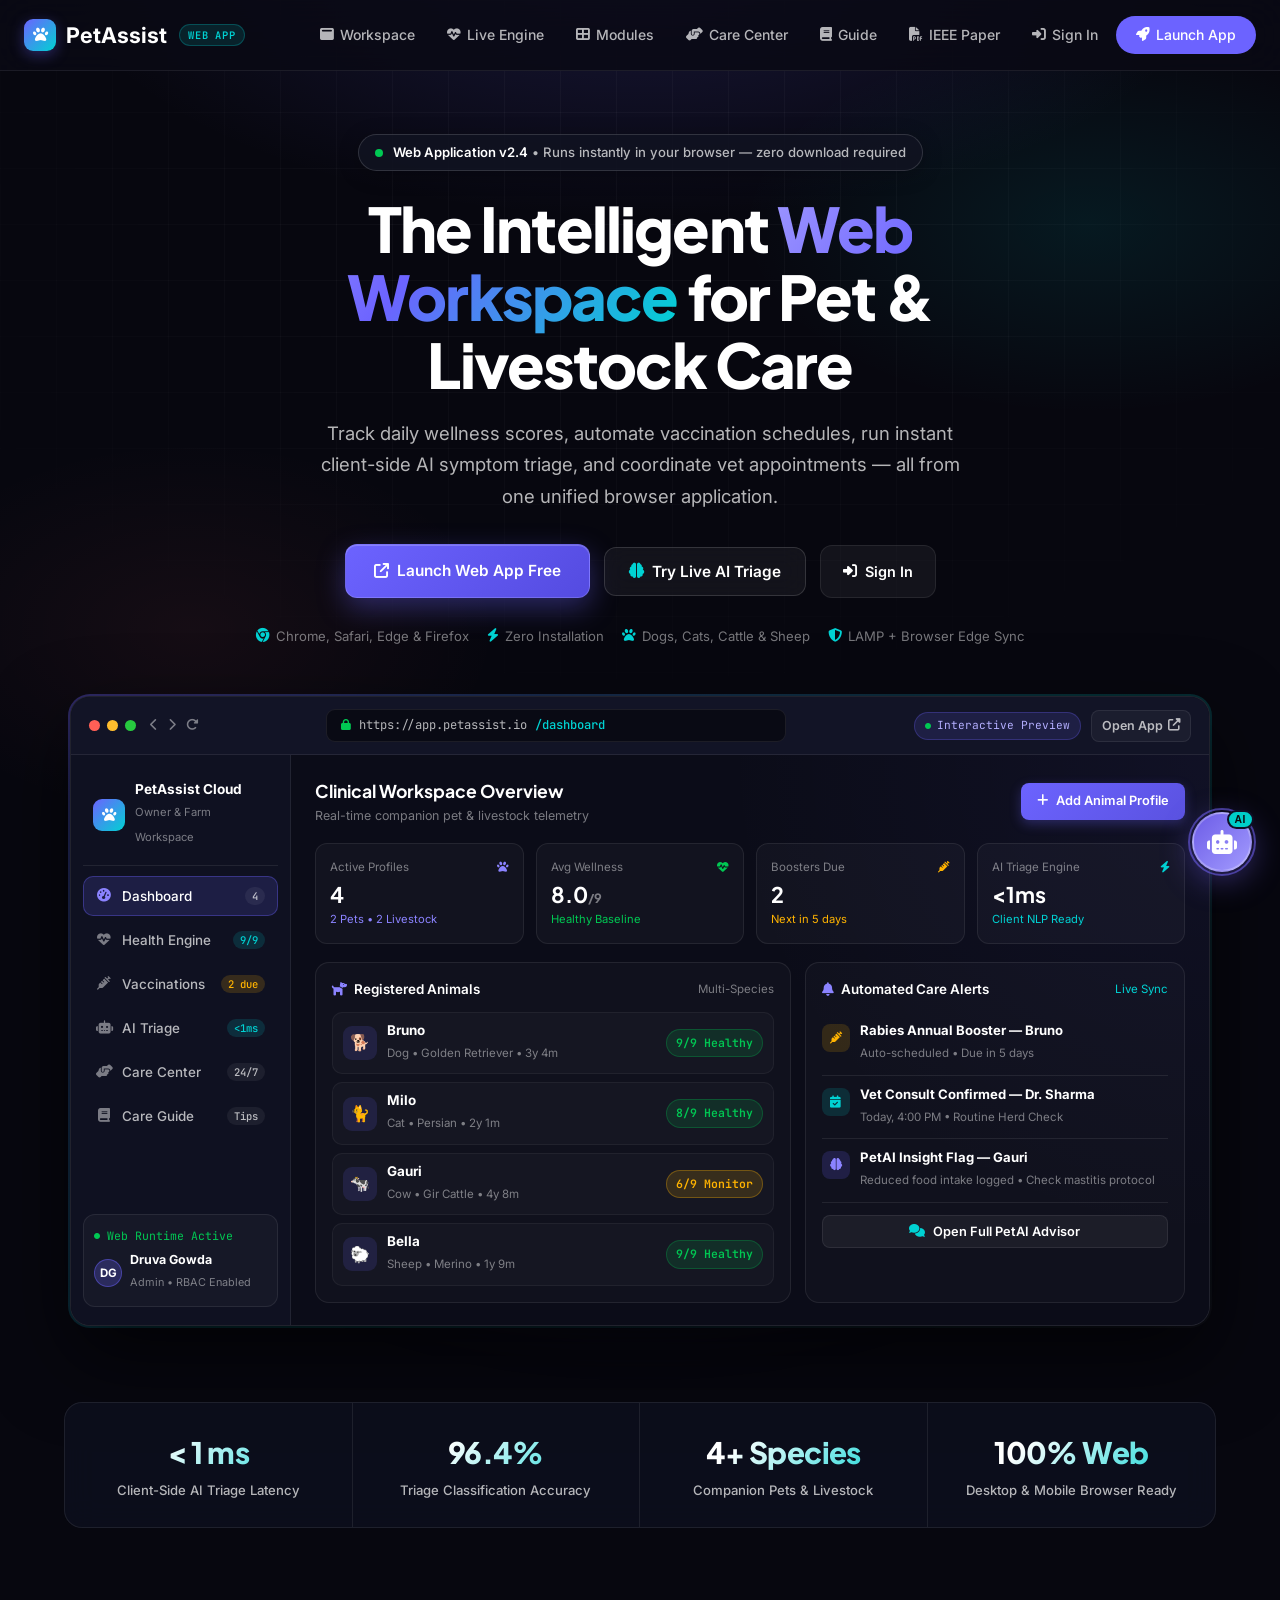
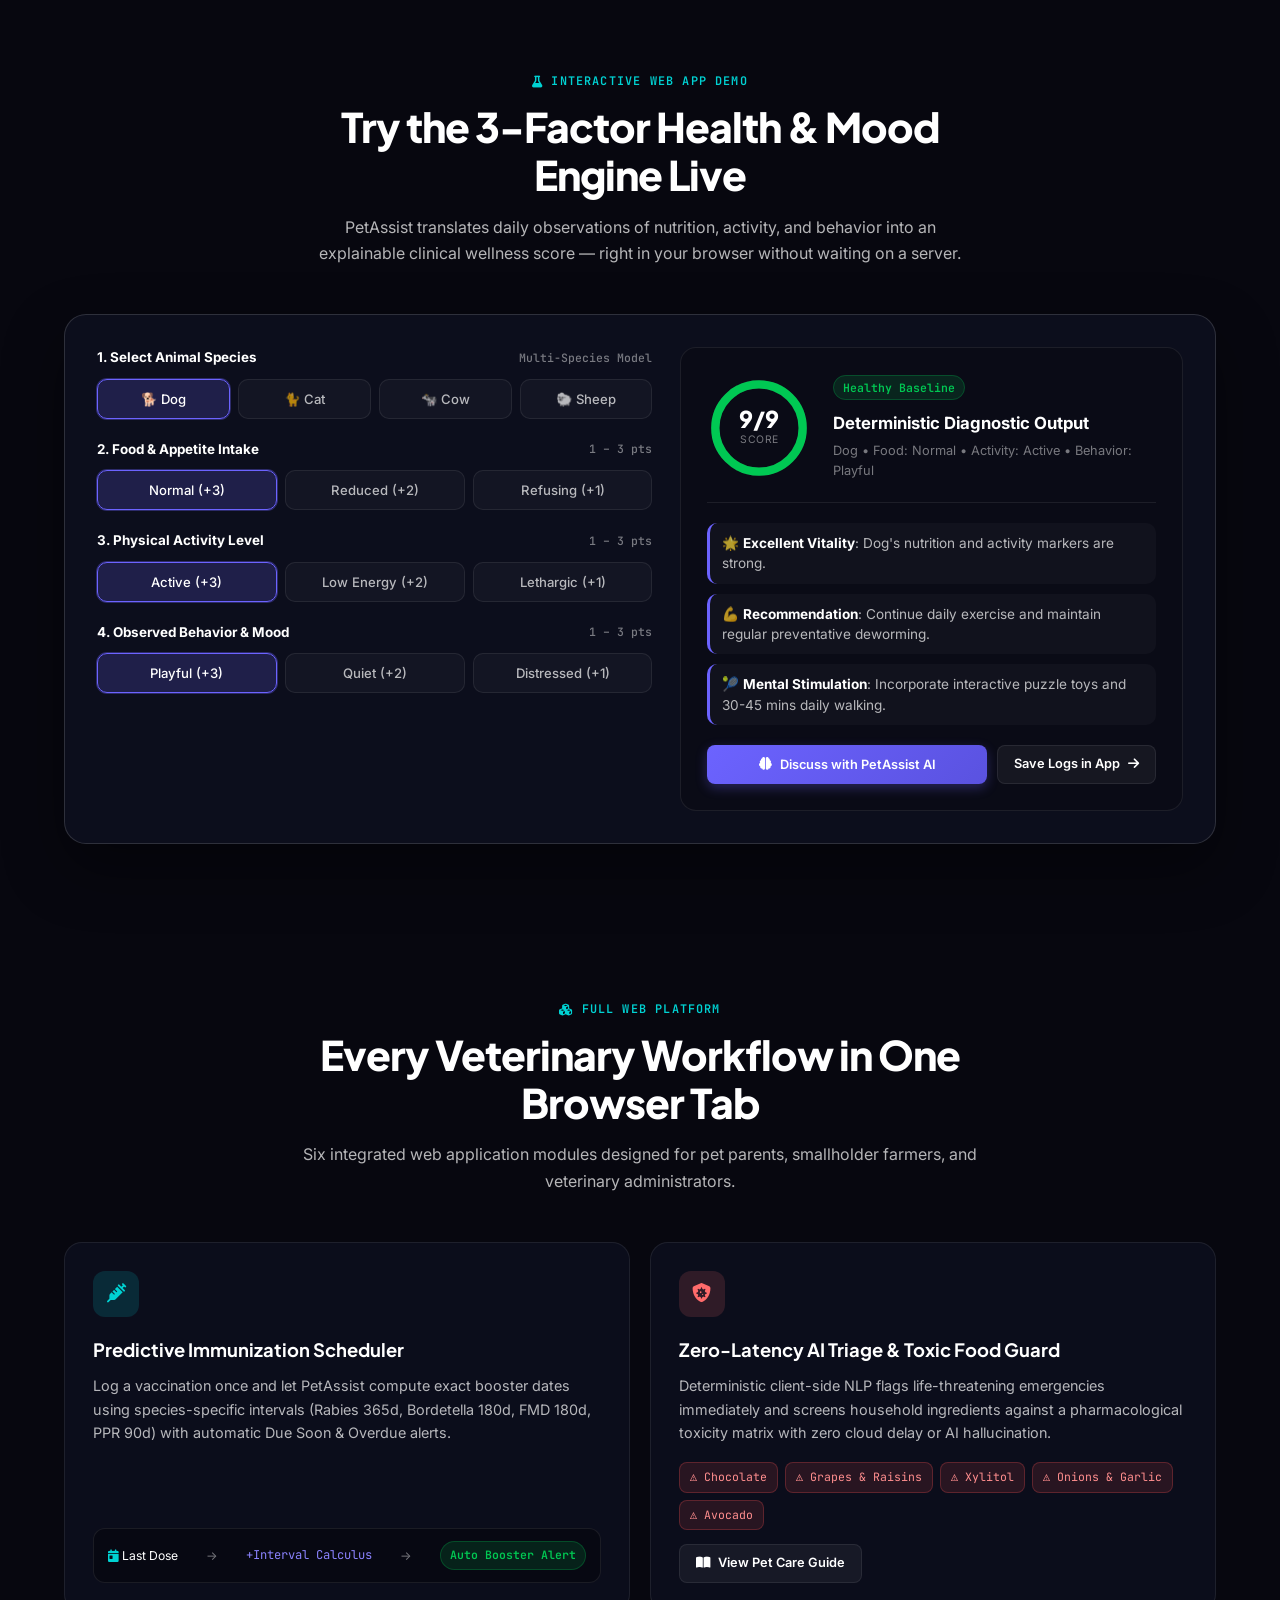
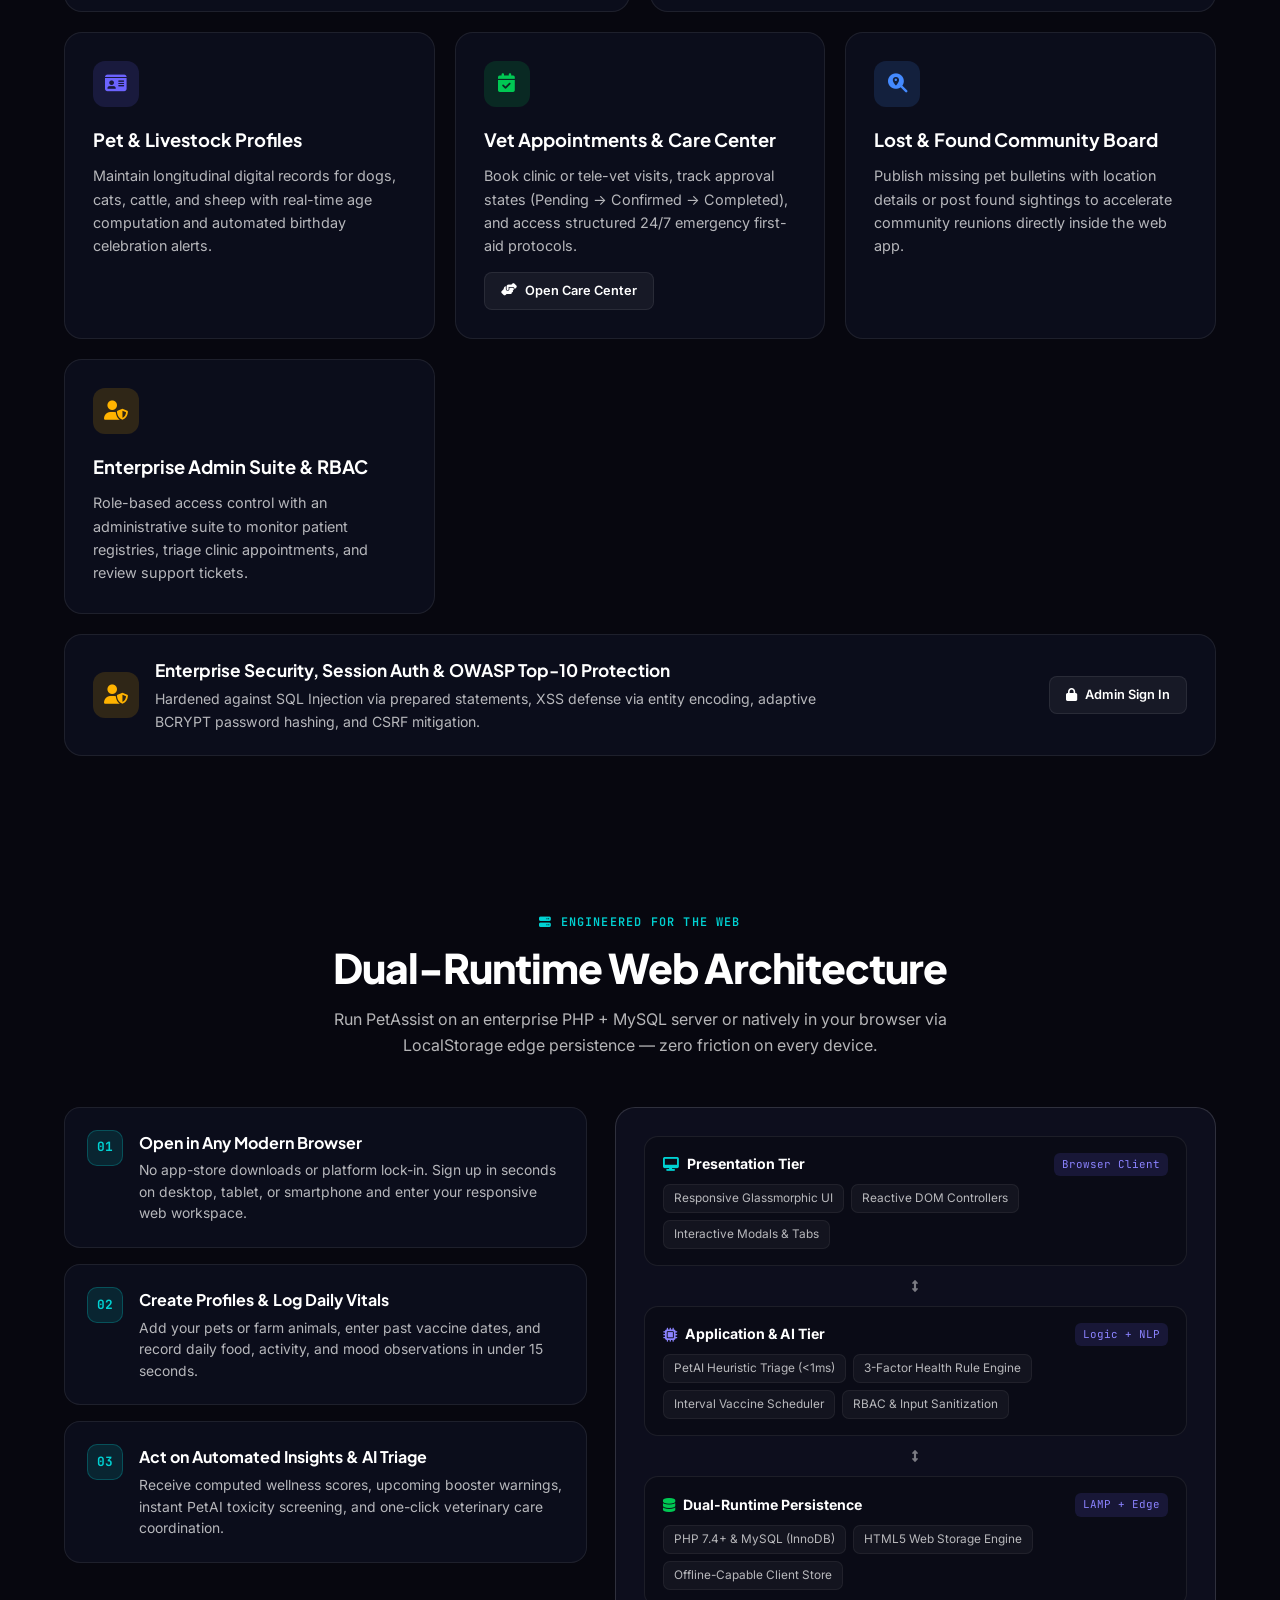
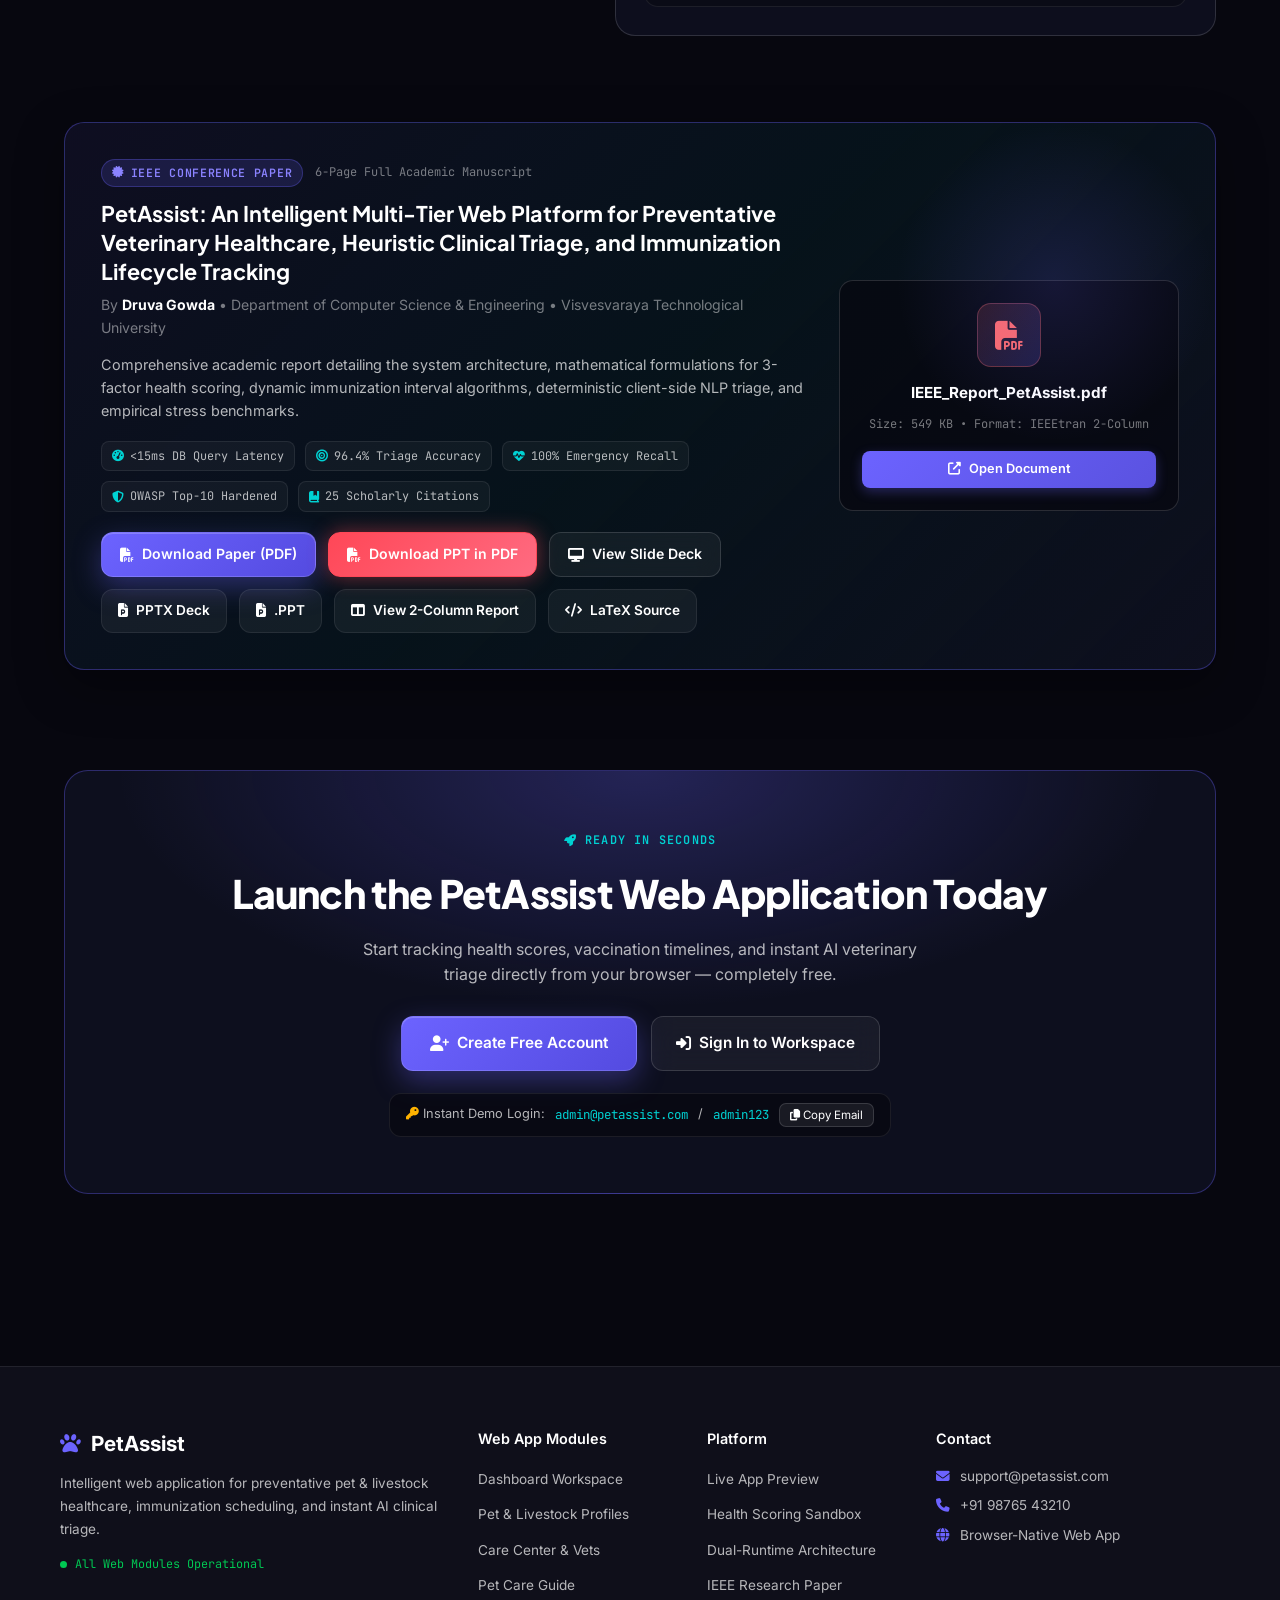
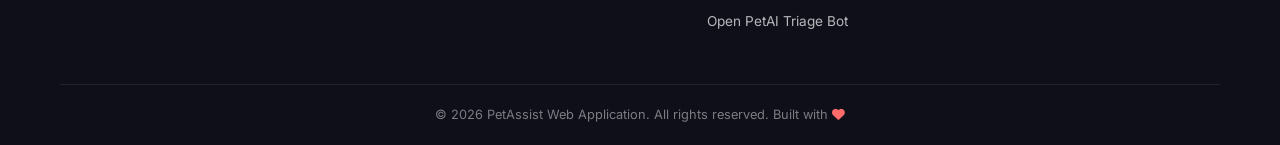
<file: index.html>
<!DOCTYPE html>
<html lang="en">
<head>
    <meta charset="UTF-8">
    <meta name="viewport" content="width=device-width, initial-scale=1.0">
    <meta name="description" content="PetAssist — Intelligent browser-based web application for pet & livestock healthcare, predictive vaccinations, 3-factor health scoring, and instant AI symptom triage.">
    <title>PetAssist — Intelligent Pet &amp; Livestock Healthcare Web Application</title>

    <!-- Fonts -->
    <link rel="preconnect" href="https://fonts.googleapis.com">
    <link rel="preconnect" href="https://fonts.gstatic.com" crossorigin>
    <link href="https://fonts.googleapis.com/css2?family=Inter:wght@400;500;600;700&family=JetBrains+Mono:wght@500;600&family=Plus+Jakarta+Sans:wght@600;700;800&display=swap" rel="stylesheet">

    <!-- Icons -->
    <link rel="stylesheet" href="https://cdnjs.cloudflare.com/ajax/libs/font-awesome/6.5.1/css/all.min.css">

    <!-- Stylesheets -->
    <link rel="stylesheet" href="css/style.css">
    <link rel="stylesheet" href="css/landing.css">

    <!-- LocalStorage Auth Store -->
    <script src="js/store.js"></script>
</head>
<body class="landing-body">
    <!-- Top Web App Navigation -->
    <nav class="navbar" id="navbar">
        <div class="nav-container">
            <a href="index.html" data-route="home" class="nav-logo">
                <span class="lp-brand-mark"><i class="fas fa-paw"></i></span>
                <span>PetAssist</span>
                <span class="lp-webapp-pill">Web App</span>
            </a>

            <button class="nav-toggle" id="navToggle" aria-label="Toggle navigation">
                <span class="hamburger"></span>
            </button>

            <ul class="nav-menu" id="navMenu">
                <li><a href="#workspace-preview" class="nav-link"><i class="fas fa-window-maximize"></i> Workspace</a></li>
                <li><a href="#health-sandbox" class="nav-link"><i class="fas fa-heartbeat"></i> Live Engine</a></li>
                <li><a href="#modules" class="nav-link"><i class="fas fa-th-large"></i> Modules</a></li>
                <li><a href="pages/care-center.html" data-route="care-center" class="nav-link"><i class="fas fa-hands-helping"></i> Care Center</a></li>
                <li><a href="pages/guide.html" data-route="guide" class="nav-link"><i class="fas fa-book"></i> Guide</a></li>
                <li><a href="#research-paper" class="nav-link"><i class="fas fa-file-pdf"></i> IEEE Paper</a></li>
                <li id="nav-auth-slot-1"><a href="pages/login.html" data-route="login" class="nav-link"><i class="fas fa-sign-in-alt"></i> Sign In</a></li>
                <li id="nav-auth-slot-2"><a href="pages/register.html" data-route="register" class="nav-link btn-nav-register"><i class="fas fa-rocket"></i> Launch App</a></li>
            </ul>
        </div>
    </nav>

    <main class="landing-main">
        <div class="lp-grid-bg" aria-hidden="true"></div>

        <!-- ================================================
             HERO + INTERACTIVE BROWSER WEB-APP SHOWCASE
             ================================================ -->
        <section class="lp-hero" id="workspace-preview">
            <div class="lp-container">
                <div class="lp-hero-header">
                    <div class="lp-status-pill">
                        <span class="lp-live-dot"></span>
                        <span><strong>Web Application v2.4</strong> &bull; Runs instantly in your browser &mdash; zero download required</span>
                    </div>

                    <h1 class="lp-hero-title">
                        The Intelligent <span class="lp-gradient-text">Web Workspace</span> for Pet &amp; Livestock Care
                    </h1>

                    <p class="lp-hero-subtitle">
                        Track daily wellness scores, automate vaccination schedules, run instant client-side AI symptom triage,
                        and coordinate vet appointments &mdash; all from one unified browser application.
                    </p>

                    <div class="lp-hero-actions" id="hero-cta-group">
                        <a href="pages/register.html" data-route="register" class="btn lp-btn-glow">
                            <i class="fas fa-arrow-up-right-from-square"></i> Launch Web App Free
                        </a>
                        <button type="button" class="btn lp-btn-glass" data-open-petai>
                            <i class="fas fa-brain" style="color:var(--secondary);"></i> Try Live AI Triage
                        </button>
                        <a href="pages/login.html" data-route="login" class="btn btn-secondary" style="padding:14px 22px;border-radius:12px;">
                            <i class="fas fa-sign-in-alt"></i> Sign In
                        </a>
                    </div>

                    <div class="lp-browser-strip">
                        <span><i class="fab fa-chrome"></i> Chrome, Safari, Edge &amp; Firefox</span>
                        <span><i class="fas fa-bolt"></i> Zero Installation</span>
                        <span><i class="fas fa-paw"></i> Dogs, Cats, Cattle &amp; Sheep</span>
                        <span><i class="fas fa-shield-alt"></i> LAMP + Browser Edge Sync</span>
                    </div>
                </div>

                <!-- Interactive Browser Chrome Frame -->
                <div class="lp-browser-stage">
                    <div class="lp-browser-window">
                        <!-- Browser Top Bar -->
                        <div class="lp-browser-chrome">
                            <div class="lp-chrome-left">
                                <div class="lp-window-dots" aria-hidden="true">
                                    <span class="lp-dot lp-dot-red"></span>
                                    <span class="lp-dot lp-dot-yellow"></span>
                                    <span class="lp-dot lp-dot-green"></span>
                                </div>
                                <div class="lp-chrome-nav" aria-hidden="true">
                                    <i class="fas fa-chevron-left"></i>
                                    <i class="fas fa-chevron-right"></i>
                                    <i class="fas fa-rotate-right"></i>
                                </div>
                            </div>

                            <div class="lp-url-bar">
                                <i class="fas fa-lock"></i>
                                <span>https://app.petassist.io</span><span class="lp-url-route" id="lpUrlRoute">/dashboard</span>
                            </div>

                            <div class="lp-chrome-right">
                                <span class="lp-preview-chip"><i class="fas fa-circle" style="font-size:6px;color:var(--success);"></i> Interactive Preview</span>
                                <a href="pages/dashboard.html" data-route="dashboard" class="lp-open-app-link">Open App <i class="fas fa-external-link-alt"></i></a>
                            </div>
                        </div>

                        <!-- Web Application Shell -->
                        <div class="lp-app-shell">
                            <!-- Left App Sidebar -->
                            <aside class="lp-app-sidebar">
                                <div>
                                    <div class="lp-ws-header">
                                        <div class="lp-ws-icon"><i class="fas fa-paw"></i></div>
                                        <div class="lp-ws-meta">
                                            <strong>PetAssist Cloud</strong>
                                            <span>Owner &amp; Farm Workspace</span>
                                        </div>
                                    </div>

                                    <div class="lp-app-nav" role="tablist" aria-label="Web Application Preview Views">
                                        <button type="button" class="lp-app-tab active" data-pane="pane-dashboard" data-route="/dashboard">
                                            <span class="lp-app-tab-label"><i class="fas fa-tachometer-alt"></i> Dashboard</span>
                                            <span class="lp-tab-pill">4</span>
                                        </button>
                                        <button type="button" class="lp-app-tab" data-pane="pane-health" data-route="/health">
                                            <span class="lp-app-tab-label"><i class="fas fa-heartbeat"></i> Health Engine</span>
                                            <span class="lp-tab-pill cyan">9/9</span>
                                        </button>
                                        <button type="button" class="lp-app-tab" data-pane="pane-vaccines" data-route="/vaccinations">
                                            <span class="lp-app-tab-label"><i class="fas fa-syringe"></i> Vaccinations</span>
                                            <span class="lp-tab-pill warn">2 due</span>
                                        </button>
                                        <button type="button" class="lp-app-tab" data-pane="pane-ai" data-route="/ai-triage">
                                            <span class="lp-app-tab-label"><i class="fas fa-robot"></i> AI Triage</span>
                                            <span class="lp-tab-pill cyan">&lt;1ms</span>
                                        </button>
                                        <button type="button" class="lp-app-tab" data-pane="pane-care" data-route="/care-center">
                                            <span class="lp-app-tab-label"><i class="fas fa-hands-helping"></i> Care Center</span>
                                            <span class="lp-tab-pill">24/7</span>
                                        </button>
                                        <button type="button" class="lp-app-tab" data-pane="pane-guide" data-route="/guide">
                                            <span class="lp-app-tab-label"><i class="fas fa-book"></i> Care Guide</span>
                                            <span class="lp-tab-pill">Tips</span>
                                        </button>
                                    </div>
                                </div>

                                <div class="lp-sidebar-footer">
                                    <div class="lp-sync-row">
                                        <i class="fas fa-circle" style="font-size:6px;"></i>
                                        <span>Web Runtime Active</span>
                                    </div>
                                    <div class="lp-user-chip">
                                        <div class="lp-user-avatar">DG</div>
                                        <div>
                                            <strong>Druva Gowda</strong>
                                            <span>Admin &bull; RBAC Enabled</span>
                                        </div>
                                    </div>
                                </div>
                            </aside>

                            <!-- Right Main Web App Viewport -->
                            <div class="lp-app-viewport">
                                <!-- PANE 1: Dashboard Overview -->
                                <div class="lp-pane active" id="pane-dashboard">
                                    <div class="lp-pane-header">
                                        <div class="lp-pane-title">
                                            <h3>Clinical Workspace Overview</h3>
                                            <p>Real-time companion pet &amp; livestock telemetry</p>
                                        </div>
                                        <a href="pages/pets.html" data-route="pets" class="btn btn-primary btn-sm">
                                            <i class="fas fa-plus"></i> Add Animal Profile
                                        </a>
                                    </div>

                                    <div class="lp-kpi-grid">
                                        <div class="lp-kpi-card">
                                            <div class="lp-kpi-label"><span>Active Profiles</span><i class="fas fa-paw" style="color:var(--primary-light);"></i></div>
                                            <div class="lp-kpi-value">4</div>
                                            <div class="lp-kpi-sub lp-sub-indigo">2 Pets &bull; 2 Livestock</div>
                                        </div>
                                        <div class="lp-kpi-card">
                                            <div class="lp-kpi-label"><span>Avg Wellness</span><i class="fas fa-heart-pulse" style="color:var(--success);"></i></div>
                                            <div class="lp-kpi-value">8.0<span style="font-size:0.8rem;color:var(--text-muted);">/9</span></div>
                                            <div class="lp-kpi-sub lp-sub-green">Healthy Baseline</div>
                                        </div>
                                        <div class="lp-kpi-card">
                                            <div class="lp-kpi-label"><span>Boosters Due</span><i class="fas fa-syringe" style="color:var(--warning);"></i></div>
                                            <div class="lp-kpi-value">2</div>
                                            <div class="lp-kpi-sub lp-sub-amber">Next in 5 days</div>
                                        </div>
                                        <div class="lp-kpi-card">
                                            <div class="lp-kpi-label"><span>AI Triage Engine</span><i class="fas fa-bolt" style="color:var(--secondary);"></i></div>
                                            <div class="lp-kpi-value">&lt;1ms</div>
                                            <div class="lp-kpi-sub lp-sub-cyan">Client NLP Ready</div>
                                        </div>
                                    </div>

                                    <div class="lp-dash-split">
                                        <div class="lp-mini-panel">
                                            <div class="lp-mini-panel-head">
                                                <h4><i class="fas fa-dog"></i> Registered Animals</h4>
                                                <span style="font-size:0.72rem;color:var(--text-muted);">Multi-Species</span>
                                            </div>
                                            <div class="lp-pet-row">
                                                <div class="lp-pet-info">
                                                    <div class="lp-pet-emoji">&#128021;</div>
                                                    <div><strong>Bruno</strong><span>Dog &bull; Golden Retriever &bull; 3y 4m</span></div>
                                                </div>
                                                <span class="lp-score-pill lp-score-ok">9/9 Healthy</span>
                                            </div>
                                            <div class="lp-pet-row">
                                                <div class="lp-pet-info">
                                                    <div class="lp-pet-emoji">&#128008;</div>
                                                    <div><strong>Milo</strong><span>Cat &bull; Persian &bull; 2y 1m</span></div>
                                                </div>
                                                <span class="lp-score-pill lp-score-ok">8/9 Healthy</span>
                                            </div>
                                            <div class="lp-pet-row">
                                                <div class="lp-pet-info">
                                                    <div class="lp-pet-emoji">&#128004;</div>
                                                    <div><strong>Gauri</strong><span>Cow &bull; Gir Cattle &bull; 4y 8m</span></div>
                                                </div>
                                                <span class="lp-score-pill lp-score-warn">6/9 Monitor</span>
                                            </div>
                                            <div class="lp-pet-row">
                                                <div class="lp-pet-info">
                                                    <div class="lp-pet-emoji">&#128017;</div>
                                                    <div><strong>Bella</strong><span>Sheep &bull; Merino &bull; 1y 9m</span></div>
                                                </div>
                                                <span class="lp-score-pill lp-score-ok">9/9 Healthy</span>
                                            </div>
                                        </div>

                                        <div class="lp-mini-panel">
                                            <div class="lp-mini-panel-head">
                                                <h4><i class="fas fa-bell"></i> Automated Care Alerts</h4>
                                                <span style="font-size:0.72rem;color:var(--secondary);">Live Sync</span>
                                            </div>
                                            <div class="lp-timeline-item">
                                                <div class="lp-tl-icon amber"><i class="fas fa-syringe"></i></div>
                                                <div class="lp-tl-body">
                                                    <strong>Rabies Annual Booster &mdash; Bruno</strong>
                                                    <span>Auto-scheduled &bull; Due in 5 days</span>
                                                </div>
                                            </div>
                                            <div class="lp-timeline-item">
                                                <div class="lp-tl-icon teal"><i class="fas fa-calendar-check"></i></div>
                                                <div class="lp-tl-body">
                                                    <strong>Vet Consult Confirmed &mdash; Dr. Sharma</strong>
                                                    <span>Today, 4:00 PM &bull; Routine Herd Check</span>
                                                </div>
                                            </div>
                                            <div class="lp-timeline-item">
                                                <div class="lp-tl-icon purple"><i class="fas fa-brain"></i></div>
                                                <div class="lp-tl-body">
                                                    <strong>PetAI Insight Flag &mdash; Gauri</strong>
                                                    <span>Reduced food intake logged &bull; Check mastitis protocol</span>
                                                </div>
                                            </div>
                                            <div style="margin-top:12px;">
                                                <button type="button" class="btn btn-secondary btn-sm btn-block" data-open-petai>
                                                    <i class="fas fa-comments" style="color:var(--secondary);"></i> Open Full PetAI Advisor
                                                </button>
                                            </div>
                                        </div>
                                    </div>
                                </div>

                                <!-- PANE 2: Health Engine Preview -->
                                <div class="lp-pane" id="pane-health">
                                    <div class="lp-pane-header">
                                        <div class="lp-pane-title">
                                            <h3>3-Factor Health &amp; Mood Engine</h3>
                                            <p>Click a clinical state below to inspect real-time diagnostic scoring</p>
                                        </div>
                                        <span class="lp-score-pill lp-score-ok" id="pvHealthBadge">Healthy</span>
                                    </div>

                                    <div class="lp-preset-row">
                                        <button type="button" class="lp-chip-btn active" data-health-preset="healthy">Bruno &bull; Healthy (9/9)</button>
                                        <button type="button" class="lp-chip-btn" data-health-preset="warning">Gauri &bull; Warning (6/9)</button>
                                        <button type="button" class="lp-chip-btn" data-health-preset="critical">Milo &bull; Critical (3/9)</button>
                                    </div>

                                    <div class="lp-mini-health-grid">
                                        <div class="lp-mini-panel">
                                            <div style="display:flex;justify-content:space-between;align-items:center;margin-bottom:14px;">
                                                <strong id="pvHealthPet" style="font-size:0.88rem;color:#fff;">Bruno &bull; Golden Retriever (Dog)</strong>
                                                <span id="pvHealthScore" style="font-family:var(--font-mono);font-weight:700;color:var(--secondary);">9/9</span>
                                            </div>
                                            <div class="lp-factor-bar">
                                                <div class="lp-factor-top"><span>Food Intake</span><strong id="pvFoodVal">Normal (3/3)</strong></div>
                                                <div class="lp-factor-track"><div class="lp-factor-fill" id="pvFoodBar" style="width:100%;"></div></div>
                                            </div>
                                            <div class="lp-factor-bar">
                                                <div class="lp-factor-top"><span>Physical Activity</span><strong id="pvActVal">Active (3/3)</strong></div>
                                                <div class="lp-factor-track"><div class="lp-factor-fill" id="pvActBar" style="width:100%;"></div></div>
                                            </div>
                                            <div class="lp-factor-bar" style="margin-bottom:0;">
                                                <div class="lp-factor-top"><span>Behavioral Disposition</span><strong id="pvBehVal">Playful (3/3)</strong></div>
                                                <div class="lp-factor-track"><div class="lp-factor-fill" id="pvBehBar" style="width:100%;"></div></div>
                                            </div>
                                        </div>

                                        <div class="lp-mini-panel">
                                            <div class="lp-mini-panel-head">
                                                <h4><i class="fas fa-stethoscope"></i> Clinical Rule Assessment</h4>
                                            </div>
                                            <p id="pvHealthNote" style="font-size:0.84rem;color:var(--text-secondary);line-height:1.6;margin-bottom:16px;">
                                                Optimal daily baseline. Maintain regular hydration, balanced nutrition, and scheduled Rabies booster.
                                            </p>
                                            <a href="#health-sandbox" class="btn btn-primary btn-sm">
                                                <i class="fas fa-sliders-h"></i> Customize All Factors Below
                                            </a>
                                        </div>
                                    </div>
                                </div>

                                <!-- PANE 3: Smart Vaccinations Preview -->
                                <div class="lp-pane" id="pane-vaccines">
                                    <div class="lp-pane-header">
                                        <div class="lp-pane-title">
                                            <h3>Predictive Immunization Scheduler</h3>
                                            <p>Auto-calculated booster due dates across pets &amp; livestock</p>
                                        </div>
                                        <div class="lp-preset-row" style="margin-bottom:0;">
                                            <button type="button" class="lp-chip-btn active" data-vac-filter="all">All</button>
                                            <button type="button" class="lp-chip-btn" data-vac-filter="due">Due Soon</button>
                                            <button type="button" class="lp-chip-btn" data-vac-filter="ok">Completed</button>
                                            <button type="button" class="lp-chip-btn" data-vac-filter="livestock">Livestock</button>
                                        </div>
                                    </div>

                                    <div class="lp-mini-panel" style="padding:8px;overflow-x:auto;">
                                        <table class="lp-app-table" id="pvVaccineTable">
                                            <thead>
                                                <tr>
                                                    <th>Animal</th>
                                                    <th>Vaccine Protocol</th>
                                                    <th>Interval</th>
                                                    <th>Next Due</th>
                                                    <th>Status</th>
                                                </tr>
                                            </thead>
                                            <tbody>
                                                <tr data-status="due" data-species="pet">
                                                    <td><strong style="color:#fff;">Bruno</strong> (Dog)</td>
                                                    <td>Rabies Core</td>
                                                    <td>365 days</td>
                                                    <td style="font-family:var(--font-mono);">In 5 days</td>
                                                    <td><span class="lp-score-pill lp-score-warn">Due Soon</span></td>
                                                </tr>
                                                <tr data-status="ok" data-species="pet">
                                                    <td><strong style="color:#fff;">Milo</strong> (Cat)</td>
                                                    <td>Parvovirus / FVRCP</td>
                                                    <td>365 days</td>
                                                    <td style="font-family:var(--font-mono);">Aug 2027</td>
                                                    <td><span class="lp-score-pill lp-score-ok">Completed</span></td>
                                                </tr>
                                                <tr data-status="due" data-species="livestock">
                                                    <td><strong style="color:#fff;">Gauri</strong> (Cow)</td>
                                                    <td>FMD (Foot &amp; Mouth)</td>
                                                    <td>180 days</td>
                                                    <td style="font-family:var(--font-mono);">In 11 days</td>
                                                    <td><span class="lp-score-pill lp-score-warn">Due Soon</span></td>
                                                </tr>
                                                <tr data-status="ok" data-species="livestock">
                                                    <td><strong style="color:#fff;">Bella</strong> (Sheep)</td>
                                                    <td>PPR &amp; Deworming</td>
                                                    <td>90 days</td>
                                                    <td style="font-family:var(--font-mono);">Feb 2027</td>
                                                    <td><span class="lp-score-pill lp-score-ok">Completed</span></td>
                                                </tr>
                                            </tbody>
                                        </table>
                                    </div>
                                </div>

                                <!-- PANE 4: Live Embedded PetAI Triage Console -->
                                <div class="lp-pane" id="pane-ai">
                                    <div class="lp-pane-header">
                                        <div class="lp-pane-title">
                                            <h3>PetAI Client-Side Triage Engine</h3>
                                            <p>Test the live heuristic NLP engine right inside this web workspace (&lt;1ms response)</p>
                                        </div>
                                        <span class="lp-score-pill lp-score-ok">Live JS Engine</span>
                                    </div>

                                    <div class="lp-triage-console">
                                        <div class="lp-preset-row" style="margin-bottom:0;">
                                            <button type="button" class="lp-chip-btn" data-triage-query="Can my dog eat chocolate?">&#127851; Dog ate chocolate</button>
                                            <button type="button" class="lp-chip-btn" data-triage-query="My pet is vomiting">&#129314; Vomiting triage</button>
                                            <button type="button" class="lp-chip-btn" data-triage-query="Cow mastitis and FMD care">&#128004; Cow care protocol</button>
                                            <button type="button" class="lp-chip-btn" data-triage-query="Heavy bleeding emergency">&#128680; Emergency alert</button>
                                        </div>

                                        <div class="lp-triage-output" id="pvTriageOutput"></div>

                                        <div class="lp-triage-input-row">
                                            <input type="text" id="pvTriageInput" placeholder="Ask PetAI a symptom, toxic food (grapes, xylitol), or livestock question...">
                                            <button type="button" id="pvTriageSend" class="btn btn-primary btn-sm">
                                                <i class="fas fa-paper-plane"></i> Diagnose
                                            </button>
                                        </div>
                                    </div>
                                </div>

                                <!-- PANE 5: Care Center & Lost/Found -->
                                <div class="lp-pane" id="pane-care">
                                    <div class="lp-pane-header">
                                        <div class="lp-pane-title">
                                            <h3>Care Center, Vet Bookings &amp; Lost/Found</h3>
                                            <p>Unified veterinary tele-consultation &amp; community rescue workflow</p>
                                        </div>
                                        <a href="pages/care-center.html" data-route="care-center" class="btn btn-accent btn-sm">
                                            <i class="fas fa-ambulance"></i> Emergency First-Aid
                                        </a>
                                    </div>

                                    <div class="lp-dash-split">
                                        <div class="lp-mini-panel">
                                            <div class="lp-mini-panel-head">
                                                <h4><i class="fas fa-calendar-check"></i> Vet Appointments</h4>
                                            </div>
                                            <div class="lp-pet-row">
                                                <div class="lp-pet-info">
                                                    <div class="lp-pet-emoji"><i class="fas fa-user-md" style="color:var(--secondary);"></i></div>
                                                    <div><strong>Dr. A. Sharma (Clinic)</strong><span>Bruno &bull; Annual Booster &bull; 4:00 PM</span></div>
                                                </div>
                                                <span class="lp-score-pill lp-score-ok">Confirmed</span>
                                            </div>
                                            <div class="lp-pet-row">
                                                <div class="lp-pet-info">
                                                    <div class="lp-pet-emoji"><i class="fas fa-video" style="color:var(--primary-light);"></i></div>
                                                    <div><strong>Tele-Vet Nutritionist</strong><span>Gauri &bull; Herd Mineral Plan</span></div>
                                                </div>
                                                <span class="lp-score-pill lp-score-warn">Pending</span>
                                            </div>
                                        </div>

                                        <div class="lp-mini-panel">
                                            <div class="lp-mini-panel-head">
                                                <h4><i class="fas fa-search-location"></i> Community Lost &amp; Found</h4>
                                            </div>
                                            <div class="lp-timeline-item">
                                                <div class="lp-tl-icon coral"><i class="fas fa-exclamation"></i></div>
                                                <div class="lp-tl-body">
                                                    <strong>Lost: Beagle (Red Collar)</strong>
                                                    <span>Indiranagar Sector 4 &bull; Posted 2h ago</span>
                                                </div>
                                            </div>
                                            <div class="lp-timeline-item">
                                                <div class="lp-tl-icon teal"><i class="fas fa-check"></i></div>
                                                <div class="lp-tl-body">
                                                    <strong>Found: Tabby Kitten</strong>
                                                    <span>Safe at Koramangala Vet Care &bull; Reunited</span>
                                                </div>
                                            </div>
                                        </div>
                                    </div>
                                </div>

                                <!-- PANE 6: Pet Care Guide & Toxic Food Matrix -->
                                <div class="lp-pane" id="pane-guide">
                                    <div class="lp-pane-header">
                                        <div class="lp-pane-title">
                                            <h3>Pet Care Guides &amp; Toxicology Screening</h3>
                                            <p>Veterinary wellness guides, species-specific care, and toxic food prevention</p>
                                        </div>
                                        <a href="pages/guide.html" data-route="guide" class="btn btn-primary btn-sm">
                                            <i class="fas fa-book-open"></i> Open Full Guide
                                        </a>
                                    </div>

                                    <div class="lp-dash-split">
                                        <div class="lp-mini-panel">
                                            <div class="lp-mini-panel-head">
                                                <h4><i class="fas fa-paw"></i> Featured Species Guides</h4>
                                            </div>
                                            <div class="lp-pet-row">
                                                <div class="lp-pet-info">
                                                    <div class="lp-pet-emoji">🐶</div>
                                                    <div><strong>Essential Canine Care</strong><span>Daily exercise, hydration, dental hygiene</span></div>
                                                </div>
                                                <a href="pages/guide.html" data-route="guide" class="btn btn-secondary btn-sm" style="font-size:0.75rem;padding:3px 8px;">Read</a>
                                            </div>
                                            <div class="lp-pet-row">
                                                <div class="lp-pet-info">
                                                    <div class="lp-pet-emoji">🐄</div>
                                                    <div><strong>Dairy &amp; Beef Cattle Basics</strong><span>Rumen bloat prevention, pasture hydration</span></div>
                                                </div>
                                                <a href="pages/guide.html" data-route="guide" class="btn btn-secondary btn-sm" style="font-size:0.75rem;padding:3px 8px;">Read</a>
                                            </div>
                                        </div>

                                        <div class="lp-mini-panel">
                                            <div class="lp-mini-panel-head">
                                                <h4><i class="fas fa-skull-crossbones text-danger"></i> Toxic Foods Rapid Warning</h4>
                                            </div>
                                            <div class="lp-timeline-item">
                                                <div class="lp-tl-icon coral"><i class="fas fa-exclamation-triangle"></i></div>
                                                <div class="lp-tl-body">
                                                    <strong>Chocolate &amp; Caffeine</strong>
                                                    <span>Contains theobromine — causes cardiac arrhythmia and seizures.</span>
                                                </div>
                                            </div>
                                            <div class="lp-timeline-item">
                                                <div class="lp-tl-icon coral"><i class="fas fa-exclamation-triangle"></i></div>
                                                <div class="lp-tl-body">
                                                    <strong>Grapes &amp; Raisins</strong>
                                                    <span>Severe nephrotoxicity — can trigger acute renal failure.</span>
                                                </div>
                                            </div>
                                        </div>
                                    </div>
                                </div>
                            </div>
                        </div>
                    </div>
                </div>
            </div>
        </section>

        <!-- ================================================
             PLATFORM TELEMETRY BAR
             ================================================ -->
        <section class="lp-metrics-band">
            <div class="lp-container">
                <div class="lp-metrics-grid">
                    <div class="lp-metric-cell">
                        <div class="lp-metric-num">&lt; 1 ms</div>
                        <div class="lp-metric-label">Client-Side AI Triage Latency</div>
                    </div>
                    <div class="lp-metric-cell">
                        <div class="lp-metric-num">96.4%</div>
                        <div class="lp-metric-label">Triage Classification Accuracy</div>
                    </div>
                    <div class="lp-metric-cell">
                        <div class="lp-metric-num">4+ Species</div>
                        <div class="lp-metric-label">Companion Pets &amp; Livestock</div>
                    </div>
                    <div class="lp-metric-cell">
                        <div class="lp-metric-num">100% Web</div>
                        <div class="lp-metric-label">Desktop &amp; Mobile Browser Ready</div>
                    </div>
                </div>
            </div>
        </section>

        <!-- ================================================
             LIVE INTERACTIVE HEALTH SCORING SANDBOX
             ================================================ -->
        <section class="lp-section" id="health-sandbox">
            <div class="lp-container">
                <div class="lp-section-head">
                    <span class="lp-eyebrow"><i class="fas fa-flask"></i> Interactive Web App Demo</span>
                    <h2>Try the 3-Factor Health &amp; Mood Engine Live</h2>
                    <p>
                        PetAssist translates daily observations of nutrition, activity, and behavior into an explainable
                        clinical wellness score &mdash; right in your browser without waiting on a server.
                    </p>
                </div>

                <div class="lp-sandbox-card">
                    <!-- Controls Column -->
                    <div>
                        <div class="lp-control-group">
                            <div class="lp-control-label">
                                <strong>1. Select Animal Species</strong>
                                <span>Multi-Species Model</span>
                            </div>
                            <div class="lp-seg-group species-4">
                                <button type="button" class="lp-seg-btn active" data-sb-group="species" data-sb-val="Dog">&#128021; Dog</button>
                                <button type="button" class="lp-seg-btn" data-sb-group="species" data-sb-val="Cat">&#128008; Cat</button>
                                <button type="button" class="lp-seg-btn" data-sb-group="species" data-sb-val="Cow">&#128004; Cow</button>
                                <button type="button" class="lp-seg-btn" data-sb-group="species" data-sb-val="Sheep">&#128017; Sheep</button>
                            </div>
                        </div>

                        <div class="lp-control-group">
                            <div class="lp-control-label">
                                <strong>2. Food &amp; Appetite Intake</strong>
                                <span>1 &ndash; 3 pts</span>
                            </div>
                            <div class="lp-seg-group">
                                <button type="button" class="lp-seg-btn active" data-sb-group="food" data-sb-val="Normal">Normal (+3)</button>
                                <button type="button" class="lp-seg-btn" data-sb-group="food" data-sb-val="Reduced">Reduced (+2)</button>
                                <button type="button" class="lp-seg-btn" data-sb-group="food" data-sb-val="None">Refusing (+1)</button>
                            </div>
                        </div>

                        <div class="lp-control-group">
                            <div class="lp-control-label">
                                <strong>3. Physical Activity Level</strong>
                                <span>1 &ndash; 3 pts</span>
                            </div>
                            <div class="lp-seg-group">
                                <button type="button" class="lp-seg-btn active" data-sb-group="activity" data-sb-val="Active">Active (+3)</button>
                                <button type="button" class="lp-seg-btn" data-sb-group="activity" data-sb-val="Low">Low Energy (+2)</button>
                                <button type="button" class="lp-seg-btn" data-sb-group="activity" data-sb-val="Lethargic">Lethargic (+1)</button>
                            </div>
                        </div>

                        <div class="lp-control-group">
                            <div class="lp-control-label">
                                <strong>4. Observed Behavior &amp; Mood</strong>
                                <span>1 &ndash; 3 pts</span>
                            </div>
                            <div class="lp-seg-group">
                                <button type="button" class="lp-seg-btn active" data-sb-group="behavior" data-sb-val="Playful">Playful (+3)</button>
                                <button type="button" class="lp-seg-btn" data-sb-group="behavior" data-sb-val="Quiet">Quiet (+2)</button>
                                <button type="button" class="lp-seg-btn" data-sb-group="behavior" data-sb-val="Aggressive">Distressed (+1)</button>
                            </div>
                        </div>
                    </div>

                    <!-- Live Output Column -->
                    <div class="lp-sandbox-output">
                        <div>
                            <div class="lp-ring-hero">
                                <div class="lp-svg-ring-wrap">
                                    <svg viewBox="0 0 100 100" aria-hidden="true">
                                        <circle class="lp-ring-bg" cx="50" cy="50" r="42"></circle>
                                        <circle class="lp-ring-progress" id="sbRingProgress" cx="50" cy="50" r="42"></circle>
                                    </svg>
                                    <div class="lp-ring-center">
                                        <strong id="sbScoreText">9/9</strong>
                                        <span>Score</span>
                                    </div>
                                </div>
                                <div>
                                    <span class="lp-score-pill lp-score-ok" id="sbStatusBadge">Healthy Baseline</span>
                                    <h4 style="font-size:1.05rem;margin:10px 0 4px;color:#fff;">Deterministic Diagnostic Output</h4>
                                    <p id="sbSummaryText" style="font-size:0.8rem;color:var(--text-muted);">
                                        Dog &bull; Food: Normal &bull; Activity: Active &bull; Behavior: Playful
                                    </p>
                                </div>
                            </div>

                            <div class="lp-rec-list" id="sbRecList"></div>
                        </div>

                        <div style="display:flex;gap:10px;flex-wrap:wrap;">
                            <button type="button" id="sbAskAiBtn" class="btn btn-primary btn-sm" style="flex:1;">
                                <i class="fas fa-brain"></i> Discuss with PetAssist AI
                            </button>
                            <a href="pages/register.html" data-route="register" class="btn btn-secondary btn-sm">
                                Save Logs in App <i class="fas fa-arrow-right"></i>
                            </a>
                        </div>
                    </div>
                </div>
            </div>
        </section>

        <!-- ================================================
             CORE WEB APPLICATION MODULES (BENTO GRID)
             ================================================ -->
        <section class="lp-section" id="modules">
            <div class="lp-container">
                <div class="lp-section-head">
                    <span class="lp-eyebrow"><i class="fas fa-cubes"></i> Full Web Platform</span>
                    <h2>Every Veterinary Workflow in One Browser Tab</h2>
                    <p>
                        Six integrated web application modules designed for pet parents, smallholder farmers, and veterinary administrators.
                    </p>
                </div>

                <div class="lp-bento-grid">
                    <!-- Featured Wide Card 1 -->
                    <div class="lp-bento-card wide">
                        <div>
                            <div class="lp-bento-icon icon-teal"><i class="fas fa-syringe"></i></div>
                            <h3>Predictive Immunization Scheduler</h3>
                            <p>
                                Log a vaccination once and let PetAssist compute exact booster dates using species-specific
                                intervals (Rabies 365d, Bordetella 180d, FMD 180d, PPR 90d) with automatic Due Soon &amp; Overdue alerts.
                            </p>
                        </div>
                        <div class="lp-mini-ui-strip">
                            <span><i class="fas fa-calendar-day" style="color:var(--secondary);"></i> Last Dose</span>
                            <span style="color:var(--text-muted);">&rarr;</span>
                            <span style="font-family:var(--font-mono);color:var(--primary-light);">+Interval Calculus</span>
                            <span style="color:var(--text-muted);">&rarr;</span>
                            <span class="lp-score-pill lp-score-ok">Auto Booster Alert</span>
                        </div>
                    </div>

                    <!-- Featured Wide Card 2 -->
                    <div class="lp-bento-card wide">
                        <div>
                            <div class="lp-bento-icon icon-coral"><i class="fas fa-shield-virus"></i></div>
                            <h3>Zero-Latency AI Triage &amp; Toxic Food Guard</h3>
                            <p>
                                Deterministic client-side NLP flags life-threatening emergencies immediately and screens household
                                ingredients against a pharmacological toxicity matrix with zero cloud delay or AI hallucination.
                            </p>
                        </div>
                        <div class="lp-toxin-tags">
                            <span class="lp-toxin-tag">&#9888; Chocolate</span>
                            <span class="lp-toxin-tag">&#9888; Grapes &amp; Raisins</span>
                            <span class="lp-toxin-tag">&#9888; Xylitol</span>
                            <span class="lp-toxin-tag">&#9888; Onions &amp; Garlic</span>
                            <span class="lp-toxin-tag">&#9888; Avocado</span>
                        </div>
                        <div style="margin-top:14px;">
                            <a href="pages/guide.html" data-route="guide" class="btn btn-secondary btn-sm"><i class="fas fa-book-open"></i> View Pet Care Guide</a>
                        </div>
                    </div>

                    <!-- Card 3 -->
                    <div class="lp-bento-card">
                        <div>
                            <div class="lp-bento-icon icon-purple"><i class="fas fa-id-card"></i></div>
                            <h3>Pet &amp; Livestock Profiles</h3>
                            <p>
                                Maintain longitudinal digital records for dogs, cats, cattle, and sheep with real-time age
                                computation and automated birthday celebration alerts.
                            </p>
                        </div>
                    </div>

                    <!-- Card 4 -->
                    <div class="lp-bento-card">
                        <div>
                            <div class="lp-bento-icon icon-green"><i class="fas fa-calendar-check"></i></div>
                            <h3>Vet Appointments &amp; Care Center</h3>
                            <p>
                                Book clinic or tele-vet visits, track approval states (Pending &rarr; Confirmed &rarr; Completed),
                                and access structured 24/7 emergency first-aid protocols.
                            </p>
                        </div>
                        <div style="margin-top:14px;">
                            <a href="pages/care-center.html" data-route="care-center" class="btn btn-secondary btn-sm"><i class="fas fa-hands-helping"></i> Open Care Center</a>
                        </div>
                    </div>

                    <!-- Card 5 -->
                    <div class="lp-bento-card">
                        <div>
                            <div class="lp-bento-icon icon-blue"><i class="fas fa-search-location"></i></div>
                            <h3>Lost &amp; Found Community Board</h3>
                            <p>
                                Publish missing pet bulletins with location details or post found sightings to accelerate
                                community reunions directly inside the web app.
                            </p>
                        </div>
                    </div>

                    <!-- Card 6 -->
                    <div class="lp-bento-card">
                        <div>
                            <div class="lp-bento-icon icon-amber"><i class="fas fa-user-shield"></i></div>
                            <h3>Enterprise Admin Suite &amp; RBAC</h3>
                            <p>
                                Role-based access control with an administrative suite to monitor patient registries, triage clinic appointments, and review support tickets.
                            </p>
                        </div>
                    </div>
                </div>

                <!-- Security & RBAC Wide Highlight Bar -->
                <div class="lp-mini-panel" style="margin-top:20px;padding:22px 28px;display:flex;align-items:center;justify-content:space-between;gap:20px;flex-wrap:wrap;background:rgba(15,17,33,0.72);border-radius:18px;">
                    <div style="display:flex;align-items:center;gap:16px;max-width:740px;">
                        <div class="lp-bento-icon icon-amber" style="margin-bottom:0;flex-shrink:0;"><i class="fas fa-user-shield"></i></div>
                        <div>
                            <h3 style="font-family:var(--font-display);font-size:1.08rem;color:#fff;margin-bottom:4px;">Enterprise Security, Session Auth &amp; OWASP Top-10 Protection</h3>
                            <p style="font-size:0.88rem;color:var(--text-secondary);margin:0;">
                                Hardened against SQL Injection via prepared statements, XSS defense via entity encoding, adaptive BCRYPT password hashing, and CSRF mitigation.
                            </p>
                        </div>
                    </div>
                    <a href="pages/login.html" data-route="login" class="btn btn-secondary btn-sm">
                        <i class="fas fa-lock"></i> Admin Sign In
                    </a>
                </div>
            </div>
        </section>

        <!-- ================================================
             HOW IT WORKS + DUAL-RUNTIME WEB ARCHITECTURE
             ================================================ -->
        <section class="lp-section" id="architecture">
            <div class="lp-container">
                <div class="lp-section-head">
                    <span class="lp-eyebrow"><i class="fas fa-server"></i> Engineered for the Web</span>
                    <h2>Dual-Runtime Web Architecture</h2>
                    <p>
                        Run PetAssist on an enterprise PHP + MySQL server or natively in your browser via LocalStorage edge persistence &mdash; zero friction on every device.
                    </p>
                </div>

                <div class="lp-arch-grid">
                    <!-- 3-Step Workflow -->
                    <div class="lp-steps-list">
                        <div class="lp-step-card">
                            <div class="lp-step-num">01</div>
                            <div>
                                <h4>Open in Any Modern Browser</h4>
                                <p>No app-store downloads or platform lock-in. Sign up in seconds on desktop, tablet, or smartphone and enter your responsive web workspace.</p>
                            </div>
                        </div>
                        <div class="lp-step-card">
                            <div class="lp-step-num">02</div>
                            <div>
                                <h4>Create Profiles &amp; Log Daily Vitals</h4>
                                <p>Add your pets or farm animals, enter past vaccine dates, and record daily food, activity, and mood observations in under 15 seconds.</p>
                            </div>
                        </div>
                        <div class="lp-step-card">
                            <div class="lp-step-num">03</div>
                            <div>
                                <h4>Act on Automated Insights &amp; AI Triage</h4>
                                <p>Receive computed wellness scores, upcoming booster warnings, instant PetAI toxicity screening, and one-click veterinary care coordination.</p>
                            </div>
                        </div>
                    </div>

                    <!-- 3-Tier Visual Architecture Card -->
                    <div class="lp-arch-panel">
                        <div class="lp-arch-tier">
                            <div class="lp-arch-tier-top">
                                <strong><i class="fas fa-desktop" style="color:var(--secondary);"></i> Presentation Tier</strong>
                                <span>Browser Client</span>
                            </div>
                            <div class="lp-arch-pills">
                                <span class="lp-arch-pill">Responsive Glassmorphic UI</span>
                                <span class="lp-arch-pill">Reactive DOM Controllers</span>
                                <span class="lp-arch-pill">Interactive Modals &amp; Tabs</span>
                            </div>
                        </div>

                        <div class="lp-arch-connector"><i class="fas fa-arrows-alt-v"></i></div>

                        <div class="lp-arch-tier">
                            <div class="lp-arch-tier-top">
                                <strong><i class="fas fa-microchip" style="color:var(--primary-light);"></i> Application &amp; AI Tier</strong>
                                <span>Logic + NLP</span>
                            </div>
                            <div class="lp-arch-pills">
                                <span class="lp-arch-pill">PetAI Heuristic Triage (&lt;1ms)</span>
                                <span class="lp-arch-pill">3-Factor Health Rule Engine</span>
                                <span class="lp-arch-pill">Interval Vaccine Scheduler</span>
                                <span class="lp-arch-pill">RBAC &amp; Input Sanitization</span>
                            </div>
                        </div>

                        <div class="lp-arch-connector"><i class="fas fa-arrows-alt-v"></i></div>

                        <div class="lp-arch-tier">
                            <div class="lp-arch-tier-top">
                                <strong><i class="fas fa-database" style="color:var(--success);"></i> Dual-Runtime Persistence</strong>
                                <span>LAMP + Edge</span>
                            </div>
                            <div class="lp-arch-pills">
                                <span class="lp-arch-pill">PHP 7.4+ &amp; MySQL (InnoDB)</span>
                                <span class="lp-arch-pill">HTML5 Web Storage Engine</span>
                                <span class="lp-arch-pill">Offline-Capable Client Store</span>
                            </div>
                        </div>
                    </div>
                </div>
            </div>
        </section>

        <!-- ================================================
             IEEE RESEARCH & SYSTEM ARCHITECTURE PAPER
             ================================================ -->
        <section class="lp-section" id="research-paper" style="padding-top:10px;">
            <div class="lp-container">
                <div class="lp-paper-card">
                    <div class="lp-paper-layout">
                        <div>
                            <div class="lp-paper-header">
                                <span class="lp-paper-badge"><i class="fas fa-certificate"></i> IEEE Conference Paper</span>
                                <span style="font-family:var(--font-mono);font-size:0.75rem;color:var(--text-muted);">6-Page Full Academic Manuscript</span>
                            </div>
                            <h3 class="lp-paper-title">
                                PetAssist: An Intelligent Multi-Tier Web Platform for Preventative Veterinary Healthcare, Heuristic Clinical Triage, and Immunization Lifecycle Tracking
                            </h3>
                            <div class="lp-paper-author">
                                By <strong>Druva Gowda</strong> &bull; Department of Computer Science &amp; Engineering &bull; Visvesvaraya Technological University
                            </div>
                            <p class="lp-paper-desc">
                                Comprehensive academic report detailing the system architecture, mathematical formulations for 3-factor health scoring, dynamic immunization interval algorithms, deterministic client-side NLP triage, and empirical stress benchmarks.
                            </p>
                            <div class="lp-paper-metrics">
                                <span class="lp-paper-metric-pill"><i class="fas fa-gauge-high"></i> &lt;15ms DB Query Latency</span>
                                <span class="lp-paper-metric-pill"><i class="fas fa-bullseye"></i> 96.4% Triage Accuracy</span>
                                <span class="lp-paper-metric-pill"><i class="fas fa-heart-pulse"></i> 100% Emergency Recall</span>
                                <span class="lp-paper-metric-pill"><i class="fas fa-shield-halved"></i> OWASP Top-10 Hardened</span>
                                <span class="lp-paper-metric-pill"><i class="fas fa-book-bookmark"></i> 25 Scholarly Citations</span>
                            </div>
                            <div class="lp-paper-actions">
                                <a href="IEEE_Report_PetAssist.pdf" target="_blank" class="btn lp-btn-glow" style="padding:10px 18px;font-size:0.88rem;">
                                    <i class="fas fa-file-pdf"></i> Download Paper (PDF)
                                </a>
                                <a href="PetAssist_Presentation.pdf" target="_blank" class="btn lp-btn-glow" style="padding:10px 18px;font-size:0.88rem;background:linear-gradient(135deg, #ff4757, #ff6b81);box-shadow:0 0 20px rgba(255, 71, 87, 0.45);border-color:#ff4757;">
                                    <i class="fas fa-file-pdf"></i> Download PPT in PDF
                                </a>
                                <a href="presentation.html" target="_blank" class="btn lp-btn-glass" style="padding:10px 18px;font-size:0.88rem;">
                                    <i class="fas fa-desktop"></i> View Slide Deck
                                </a>
                                <a href="PetAssist_Presentation.pptx" download class="btn btn-secondary" style="padding:10px 16px;font-size:0.85rem;border-radius:12px;">
                                    <i class="fas fa-file-powerpoint"></i> PPTX Deck
                                </a>
                                <a href="PetAssist_Presentation.ppt" download class="btn btn-secondary" style="padding:10px 16px;font-size:0.85rem;border-radius:12px;">
                                    <i class="fas fa-file-powerpoint"></i> .PPT
                                </a>
                                <a href="IEEE_Report_PetAssist.html" target="_blank" class="btn btn-secondary" style="padding:10px 16px;font-size:0.85rem;border-radius:12px;">
                                    <i class="fas fa-columns"></i> View 2-Column Report
                                </a>
                                <a href="IEEE_Report_PetAssist.tex" target="_blank" class="btn btn-secondary" style="padding:10px 16px;font-size:0.85rem;border-radius:12px;">
                                    <i class="fas fa-code"></i> LaTeX Source
                                </a>
                            </div>
                        </div>

                        <div class="lp-paper-visual">
                            <div class="lp-doc-icon-wrap">
                                <i class="fas fa-file-pdf"></i>
                            </div>
                            <div class="lp-doc-info">
                                <strong>IEEE_Report_PetAssist.pdf</strong>
                                <span>Size: 549 KB &bull; Format: IEEEtran 2-Column</span>
                            </div>
                            <div style="margin-top:16px;">
                                <a href="IEEE_Report_PetAssist.pdf" target="_blank" class="btn btn-primary btn-sm btn-block">
                                    <i class="fas fa-external-link-alt"></i> Open Document
                                </a>
                            </div>
                        </div>
                    </div>
                </div>
            </div>
        </section>

        <!-- ================================================
             FINAL CONVERSION CTA
             ================================================ -->
        <section class="lp-section" style="padding-top:24px;padding-bottom:92px;">
            <div class="lp-container">
                <div class="lp-cta-banner">
                    <span class="lp-eyebrow"><i class="fas fa-rocket"></i> Ready in Seconds</span>
                    <h2>Launch the PetAssist Web Application Today</h2>
                    <p>
                        Start tracking health scores, vaccination timelines, and instant AI veterinary triage directly from your browser &mdash; completely free.
                    </p>
                    <div class="lp-hero-actions" id="bottom-cta-group" style="margin-bottom:0;">
                        <a href="pages/register.html" data-route="register" class="btn lp-btn-glow">
                            <i class="fas fa-user-plus"></i> Create Free Account
                        </a>
                        <a href="pages/login.html" data-route="login" class="btn lp-btn-glass">
                            <i class="fas fa-sign-in-alt"></i> Sign In to Workspace
                        </a>
                    </div>

                    <div class="lp-demo-creds">
                        <span><i class="fas fa-key" style="color:var(--warning);"></i> Instant Demo Login:</span>
                        <code>admin@petassist.com</code> / <code>admin123</code>
                        <button type="button" class="lp-copy-btn" id="lpCopyDemo"><i class="fas fa-copy"></i> Copy Email</button>
                    </div>
                </div>
            </div>
        </section>
    </main>

    <!-- Footer -->
    <footer class="footer">
        <div class="footer-container">
            <div class="footer-grid">
                <div class="footer-brand">
                    <a href="index.html" data-route="home" class="footer-logo">
                        <i class="fas fa-paw"></i>
                        <span>PetAssist</span>
                    </a>
                    <p>Intelligent web application for preventative pet &amp; livestock healthcare, immunization scheduling, and instant AI clinical triage.</p>
                    <div style="margin-top:14px;display:inline-flex;align-items:center;gap:8px;font-family:var(--font-mono);font-size:0.74rem;color:var(--success);">
                        <span class="lp-live-dot" style="width:7px;height:7px;"></span> All Web Modules Operational
                    </div>
                </div>
                <div class="footer-links">
                    <h4>Web App Modules</h4>
                    <ul>
                        <li><a href="pages/dashboard.html" data-route="dashboard">Dashboard Workspace</a></li>
                        <li><a href="pages/pets.html" data-route="pets">Pet &amp; Livestock Profiles</a></li>
                        <li><a href="pages/care-center.html" data-route="care-center">Care Center &amp; Vets</a></li>
                        <li><a href="pages/guide.html" data-route="guide">Pet Care Guide</a></li>
                    </ul>
                </div>
                <div class="footer-links">
                    <h4>Platform</h4>
                    <ul>
                        <li><a href="#workspace-preview">Live App Preview</a></li>
                        <li><a href="#health-sandbox">Health Scoring Sandbox</a></li>
                        <li><a href="#architecture">Dual-Runtime Architecture</a></li>
                        <li><a href="#research-paper">IEEE Research Paper</a></li>
                        <li><a href="javascript:void(0)" data-open-petai>Open PetAI Triage Bot</a></li>
                    </ul>
                </div>
                <div class="footer-contact">
                    <h4>Contact</h4>
                    <p><i class="fas fa-envelope"></i> support@petassist.com</p>
                    <p><i class="fas fa-phone"></i> +91 98765 43210</p>
                    <p><i class="fas fa-globe"></i> Browser-Native Web App</p>
                </div>
            </div>
            <div class="footer-bottom">
                <p>&copy; 2026 PetAssist Web Application. All rights reserved. Built with <i class="fas fa-heart" style="color:#FF6B6B;"></i></p>
            </div>
        </div>
    </footer>

    <!-- Auth State Hydration (updates navbar & CTAs when signed in) -->
    <script>
        (function hydrateAuthUI() {
            if (typeof Store === 'undefined') return;
            const user = Store.getCurrentUser();
            if (!user) return;

            const slot1 = document.getElementById('nav-auth-slot-1');
            const slot2 = document.getElementById('nav-auth-slot-2');
            if (slot1) {
                slot1.innerHTML = '<a href="pages/dashboard.html" data-route="dashboard" class="nav-link"><i class="fas fa-tachometer-alt"></i> Dashboard</a>';
            }
            if (slot2) {
                slot2.className = 'nav-user-section';
                slot2.innerHTML = `
                    <div class="nav-user"><i class="fas fa-user-circle"></i><span>${user.name}</span></div>
                    <a href="javascript:void(0)" onclick="Store.logout()" class="nav-link nav-logout"><i class="fas fa-sign-out-alt"></i> Logout</a>
                `;
            }

            const heroCta = document.getElementById('hero-cta-group');
            if (heroCta) {
                heroCta.innerHTML = `
                    <a href="pages/dashboard.html" data-route="dashboard" class="btn lp-btn-glow"><i class="fas fa-tachometer-alt"></i> Open My Workspace</a>
                    <button type="button" class="btn lp-btn-glass" data-open-petai><i class="fas fa-brain" style="color:var(--secondary);"></i> Open PetAI Triage</button>
                `;
            }

            const bottomCta = document.getElementById('bottom-cta-group');
            if (bottomCta) {
                bottomCta.innerHTML = `
                    <a href="pages/dashboard.html" data-route="dashboard" class="btn lp-btn-glow"><i class="fas fa-arrow-right"></i> Go to Dashboard</a>
                `;
            }
        })();
    </script>

    <!-- Core Scripts -->
    <script src="js/main.js"></script>
    <script src="js/ai-assistant.js"></script>
    <script src="js/landing.js"></script>
</body>
</html>
</file>
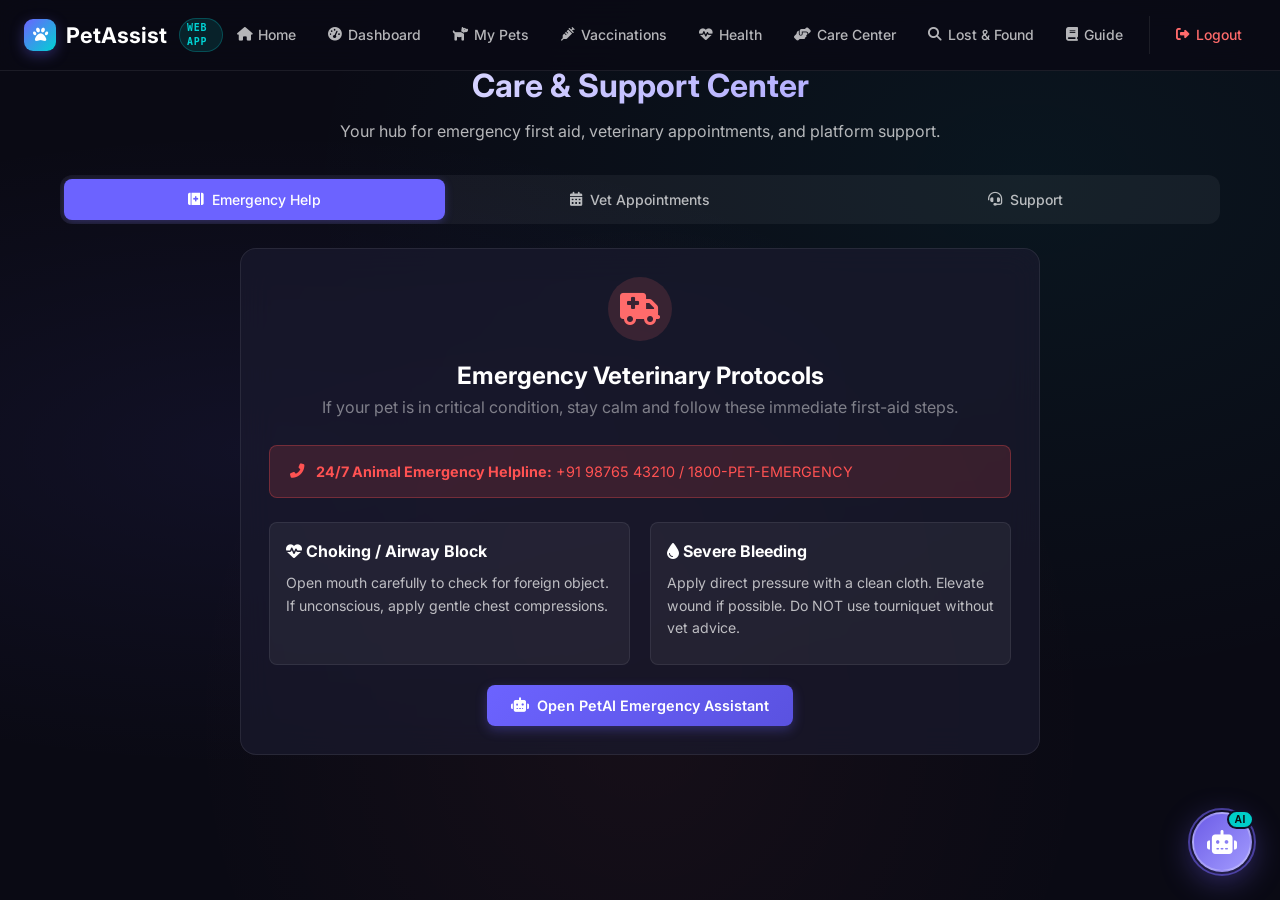
<file: care-center.html>
<!DOCTYPE html>
<html lang="en">
<head>
    <meta charset="UTF-8">
    <meta name="viewport" content="width=device-width, initial-scale=1.0">
    <title>Care &amp; Support Center — PetAssist</title>
    <link href="https://fonts.googleapis.com/css2?family=Inter:wght@300;400;500;600;700;800&display=swap" rel="stylesheet">
    <link rel="stylesheet" href="https://cdnjs.cloudflare.com/ajax/libs/font-awesome/6.5.1/css/all.min.css">
    <link rel="stylesheet" href="../css/style.css">
    <script src="../js/store.js"></script>
</head>
<body>
    <!-- Navigation -->
    <nav class="navbar" id="navbar">
        <div class="nav-container">
            <a href="../index.html" class="nav-logo">
                <span class="lp-brand-mark"><i class="fas fa-paw"></i></span>
                <span>PetAssist</span>
                <span class="lp-webapp-pill">Web App</span>
            </a>
            <button class="nav-toggle" id="navToggle" aria-label="Toggle navigation">
                <span class="hamburger"></span>
            </button>
            <ul class="nav-menu" id="navMenu">
                <li><a href="../index.html" class="nav-link"><i class="fas fa-home"></i> Home</a></li>
                <li><a href="dashboard.html" class="nav-link"><i class="fas fa-tachometer-alt"></i> Dashboard</a></li>
                <li><a href="pets.html" class="nav-link"><i class="fas fa-dog"></i> My Pets</a></li>
                <li><a href="vaccinations.html" class="nav-link"><i class="fas fa-syringe"></i> Vaccinations</a></li>
                <li><a href="health.html" class="nav-link"><i class="fas fa-heartbeat"></i> Health</a></li>
                <li><a href="care-center.html" class="nav-link active"><i class="fas fa-hands-helping"></i> Care Center</a></li>
                <li><a href="lost-found.html" class="nav-link"><i class="fas fa-search"></i> Lost & Found</a></li>
                <li><a href="guide.html" class="nav-link"><i class="fas fa-book"></i> Guide</a></li>
                <li class="nav-user-section" id="nav-user-slot">
                    <a href="javascript:void(0)" onclick="Store.logout()" class="nav-link nav-logout"><i class="fas fa-sign-out-alt"></i> Logout</a>
                </li>
            </ul>
        </div>
    </nav>

    <div class="container" style="padding-top:20px;">
        <div class="page-header">
            <h1>Care &amp; Support Center</h1>
            <p>Your hub for emergency first aid, veterinary appointments, and platform support.</p>
        </div>

        <div class="tabs mb-24">
            <button class="tab-btn active" data-tab="emergency"><i class="fas fa-first-aid text-danger"></i> Emergency Help</button>
            <button class="tab-btn" data-tab="appointments"><i class="fas fa-calendar-alt"></i> Vet Appointments</button>
            <button class="tab-btn" data-tab="support"><i class="fas fa-headset"></i> Support</button>
        </div>

        <!-- 1. Emergency Tab -->
        <div id="emergency" class="tab-content active">
            <div class="glass-card-static" style="max-width:800px; margin:0 auto 32px;">
                <div class="text-center mb-24">
                    <div style="width:64px;height:64px;border-radius:50%;background:rgba(255,107,107,0.15);color:var(--accent);display:flex;align-items:center;justify-content:center;font-size:2rem;margin:0 auto 16px;">
                        <i class="fas fa-ambulance"></i>
                    </div>
                    <h2>Emergency Veterinary Protocols</h2>
                    <p class="text-muted">If your pet is in critical condition, stay calm and follow these immediate first-aid steps.</p>
                </div>

                <div class="alert alert-error mb-24">
                    <i class="fas fa-phone-alt"></i>
                    <span><strong>24/7 Animal Emergency Helpline:</strong> +91 98765 43210 / 1800-PET-EMERGENCY</span>
                </div>

                <div class="grid-2">
                    <div style="padding:16px;background:var(--bg-glass);border-radius:var(--radius-sm);border:1px solid var(--border);">
                        <h4><i class="fas fa-heartbeat text-danger"></i> Choking / Airway Block</h4>
                        <p style="font-size:0.88rem;color:var(--text-secondary);margin:8px 0;">Open mouth carefully to check for foreign object. If unconscious, apply gentle chest compressions.</p>
                    </div>
                    <div style="padding:16px;background:var(--bg-glass);border-radius:var(--radius-sm);border:1px solid var(--border);">
                        <h4><i class="fas fa-tint text-danger"></i> Severe Bleeding</h4>
                        <p style="font-size:0.88rem;color:var(--text-secondary);margin:8px 0;">Apply direct pressure with a clean cloth. Elevate wound if possible. Do NOT use tourniquet without vet advice.</p>
                    </div>
                </div>

                <div style="margin-top:20px;text-align:center;">
                    <button class="btn btn-primary" onclick="PetAIChatWidget.open(); PetAIChatWidget.sendChip('Emergency First Aid advice')">
                        <i class="fas fa-robot"></i> Open PetAI Emergency Assistant
                    </button>
                </div>
            </div>
        </div>

        <!-- 2. Appointments Tab -->
        <div id="appointments" class="tab-content">
            <div class="grid-2">
                <div class="glass-card-static">
                    <h3 class="section-title"><i class="fas fa-calendar-plus"></i> Book Veterinary Appointment</h3>
                    <form id="apptForm">
                        <div class="form-group">
                            <label>Select Animal Profile</label>
                            <select id="appt_pet" class="form-control" required></select>
                        </div>
                        <div class="form-group">
                            <label>Reason / Clinical Symptoms</label>
                            <input type="text" id="appt_issue" class="form-control" placeholder="e.g. Annual booster, limping, skin rash" required>
                        </div>
                        <div class="form-group">
                            <label>Preferred Consultation Date</label>
                            <input type="date" id="appt_date" class="form-control" required>
                        </div>
                        <button type="submit" class="btn btn-primary btn-block"><i class="fas fa-check-circle"></i> Confirm Booking</button>
                    </form>
                </div>

                <div class="glass-card-static">
                    <h3 class="section-title"><i class="fas fa-calendar-check"></i> My Appointments</h3>
                    <div id="apptList"></div>
                </div>
            </div>
        </div>

        <!-- 3. Support Tab -->
        <div id="support" class="tab-content">
            <div class="grid-2">
                <div class="glass-card-static">
                    <h3 class="section-title"><i class="fas fa-headset"></i> Contact Platform Support</h3>
                    <form id="supportForm">
                        <div class="form-group">
                            <label>Inquiry Topic</label>
                            <select id="sup_type" class="form-control">
                                <option>Technical Issue / Bug</option>
                                <option>Account &amp; Data Security</option>
                                <option>Vaccination Protocol Question</option>
                                <option>Other General Question</option>
                            </select>
                        </div>
                        <div class="form-group">
                            <label>Describe your request</label>
                            <textarea id="sup_msg" class="form-control" rows="4" required></textarea>
                        </div>
                        <button type="submit" class="btn btn-secondary btn-block"><i class="fas fa-paper-plane"></i> Submit Ticket</button>
                    </form>
                </div>

                <div class="glass-card-static">
                    <h3 class="section-title"><i class="fas fa-ticket-alt"></i> Recent Support Requests</h3>
                    <div id="supportList"></div>
                </div>
            </div>
        </div>
    </div>

    <!-- Core Scripts -->
    <script src="../js/main.js"></script>
    <script src="../js/ai-assistant.js"></script>
    <script>
        document.addEventListener('DOMContentLoaded', () => {
            // Tab switching
            document.querySelectorAll('.tab-btn').forEach(btn => {
                btn.addEventListener('click', () => {
                    const tabId = btn.getAttribute('data-tab');
                    document.querySelectorAll('.tab-btn').forEach(b => b.classList.remove('active'));
                    document.querySelectorAll('.tab-content').forEach(c => c.classList.remove('active'));
                    btn.classList.add('active');
                    const target = document.getElementById(tabId);
                    if (target) target.classList.add('active');
                });
            });

            // Populate pets dropdown
            const pets = Store.getAll('pets');
            const petSelect = document.getElementById('appt_pet');
            if (petSelect) {
                if (pets.length === 0) {
                    petSelect.innerHTML = '<option value="">No pets registered — Add in My Pets</option>';
                } else {
                    petSelect.innerHTML = pets.map(p => `<option value="${p.id}">${p.pet_name || p.name} (${p.type || p.species || 'Animal'})</option>`).join('');
                }
            }

            // Render appointments
            function renderAppts() {
                const appts = Store.getAll('appointments');
                const list = document.getElementById('apptList');
                if (!list) return;
                if (appts.length === 0) {
                    list.innerHTML = '<div class="empty-state"><i class="fas fa-calendar-times"></i><p>No appointments booked yet.</p></div>';
                    return;
                }
                list.innerHTML = appts.map(a => `
                    <div style="padding:12px;background:var(--bg-glass);border-radius:var(--radius-sm);border:1px solid var(--border);margin-bottom:10px;display:flex;justify-content:space-between;align-items:center;">
                        <div>
                            <strong>${a.pet_name || a.name || 'Pet'}</strong> — ${a.issue || a.service_type || 'Consultation'}
                            <div style="font-size:0.75rem;color:var(--text-muted);">${a.appointment_date || a.date}</div>
                        </div>
                        <span class="badge badge-${a.status === 'Confirmed' ? 'success' : 'warning'}">${a.status || 'Pending'}</span>
                    </div>
                `).join('');
            }
            renderAppts();

            // Book Appointment Form
            const apptForm = document.getElementById('apptForm');
            if (apptForm) {
                apptForm.addEventListener('submit', (e) => {
                    e.preventDefault();
                    const petId = petSelect.value;
                    const selectedPet = pets.find(p => String(p.id) === String(petId));
                    Store.save('appointments', {
                        pet_id: petId,
                        pet_name: selectedPet ? (selectedPet.pet_name || selectedPet.name) : 'Pet',
                        issue: document.getElementById('appt_issue').value,
                        appointment_date: document.getElementById('appt_date').value,
                        status: 'Pending'
                    });
                    apptForm.reset();
                    renderAppts();
                    alert('Appointment request submitted! Status set to Pending.');
                });
            }

            // Render support
            function renderSupport() {
                const reqs = Store.getAll('support_requests');
                const list = document.getElementById('supportList');
                if (!list) return;
                if (reqs.length === 0) {
                    list.innerHTML = '<div class="empty-state"><i class="fas fa-inbox"></i><p>No support tickets yet.</p></div>';
                    return;
                }
                list.innerHTML = reqs.map(s => `
                    <div style="padding:12px;background:var(--bg-glass);border-radius:var(--radius-sm);border:1px solid var(--border);margin-bottom:10px;">
                        <div style="display:flex;justify-content:space-between;align-items:center;margin-bottom:4px;">
                            <strong>${s.issue_type}</strong>
                            <span class="badge badge-success">${s.status || 'Resolved'}</span>
                        </div>
                        <p style="font-size:0.84rem;color:var(--text-secondary);margin:0;">${s.message}</p>
                    </div>
                `).join('');
            }
            renderSupport();

            const supportForm = document.getElementById('supportForm');
            if (supportForm) {
                supportForm.addEventListener('submit', (e) => {
                    e.preventDefault();
                    Store.save('support_requests', {
                        issue_type: document.getElementById('sup_type').value,
                        message: document.getElementById('sup_msg').value,
                        status: 'Pending'
                    });
                    supportForm.reset();
                    renderSupport();
                    alert('Support ticket logged successfully.');
                });
            }
        });
    </script>
</body>
</html>
</file>
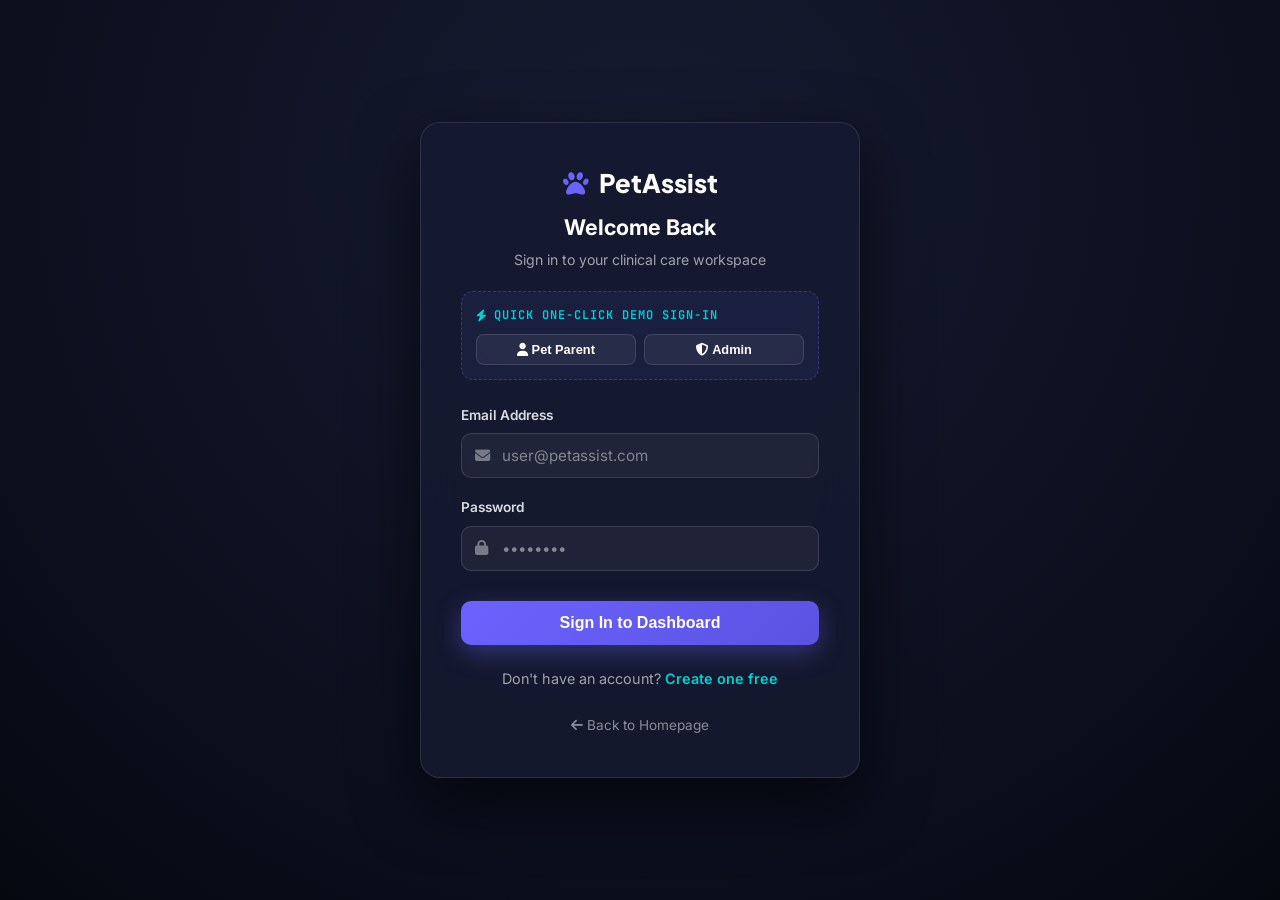
<file: login.html>
<!DOCTYPE html>
<html lang="en">
<head>
    <meta charset="UTF-8">
    <meta name="viewport" content="width=device-width, initial-scale=1.0">
    <title>Sign In — PetAssist</title>
    <link href="https://fonts.googleapis.com/css2?family=Inter:wght@300;400;500;600;700;800&family=Plus+Jakarta+Sans:wght@700;800&family=JetBrains+Mono:wght@500;600&display=swap" rel="stylesheet">
    <link rel="stylesheet" href="https://cdnjs.cloudflare.com/ajax/libs/font-awesome/6.5.1/css/all.min.css">
    <link rel="stylesheet" href="../css/style.css">
    <link rel="stylesheet" href="css/style.css">
    <script src="../js/store.js"></script>
    <script src="js/store.js"></script>
    <style>
        body.auth-page {
            background: radial-gradient(circle at 50% 20%, #161b31 0%, #0b0e1c 70%, #060810 100%);
            min-height: 100vh;
            display: flex;
            align-items: center;
            justify-content: center;
            padding: 24px;
            font-family: 'Inter', sans-serif;
            color: #ffffff;
        }
        .auth-card {
            background: rgba(22, 27, 49, 0.85);
            backdrop-filter: blur(20px);
            border: 1px solid rgba(255, 255, 255, 0.1);
            border-radius: 20px;
            padding: 40px;
            width: 100%;
            max-width: 440px;
            box-shadow: 0 24px 64px rgba(0, 0, 0, 0.6);
            animation: popIn 0.3s ease-out;
        }
        @keyframes popIn {
            from { opacity: 0; transform: translateY(12px) scale(0.98); }
            to { opacity: 1; transform: translateY(0) scale(1); }
        }
        .auth-brand {
            display: flex;
            align-items: center;
            justify-content: center;
            gap: 10px;
            font-family: 'Plus Jakarta Sans', sans-serif;
            font-size: 1.6rem;
            font-weight: 800;
            color: #fff;
            margin-bottom: 6px;
        }
        .auth-brand i { color: #6C63FF; }
        .demo-box {
            background: rgba(108, 99, 255, 0.08);
            border: 1px dashed rgba(108, 99, 255, 0.35);
            border-radius: 12px;
            padding: 14px;
            margin-bottom: 22px;
        }
        .demo-title {
            font-family: 'JetBrains Mono', monospace;
            font-size: 0.75rem;
            text-transform: uppercase;
            letter-spacing: 1px;
            color: #00D2D3;
            margin-bottom: 8px;
            font-weight: 600;
            display: flex;
            align-items: center;
            gap: 6px;
        }
        .demo-btns {
            display: flex;
            gap: 8px;
        }
        .demo-btn {
            flex: 1;
            padding: 7px 10px;
            font-size: 0.8rem;
            font-weight: 600;
            border-radius: 8px;
            border: 1px solid rgba(255, 255, 255, 0.12);
            background: rgba(255, 255, 255, 0.06);
            color: #fff;
            cursor: pointer;
            transition: all 0.2s;
            text-align: center;
        }
        .demo-btn:hover {
            background: rgba(108, 99, 255, 0.3);
            border-color: #6C63FF;
        }
        .form-control {
            background: rgba(255, 255, 255, 0.05);
            border: 1px solid rgba(255, 255, 255, 0.12);
            border-radius: 10px;
            padding: 12px 14px 12px 40px;
            color: #fff;
            width: 100%;
            font-size: 0.95rem;
            box-sizing: border-box;
            transition: border-color 0.2s;
        }
        .form-control:focus {
            outline: none;
            border-color: #6C63FF;
            box-shadow: 0 0 0 3px rgba(108, 99, 255, 0.25);
        }
        .input-icon-wrapper {
            position: relative;
            margin-top: 6px;
        }
        .input-icon {
            position: absolute;
            left: 14px;
            top: 50%;
            transform: translateY(-50%);
            color: rgba(255, 255, 255, 0.4);
            font-size: 0.95rem;
        }
        .btn-submit {
            background: linear-gradient(135deg, #6C63FF 0%, #5A52E0 100%);
            color: #fff;
            border: none;
            border-radius: 10px;
            padding: 13px;
            font-size: 1rem;
            font-weight: 700;
            cursor: pointer;
            width: 100%;
            box-shadow: 0 8px 24px rgba(108, 99, 255, 0.35);
            transition: transform 0.15s, box-shadow 0.15s;
            margin-top: 10px;
        }
        .btn-submit:hover {
            transform: translateY(-1px);
            box-shadow: 0 10px 28px rgba(108, 99, 255, 0.5);
        }
        .alert-box {
            display: none;
            padding: 10px 14px;
            margin-bottom: 16px;
            border-radius: 8px;
            font-size: 0.88rem;
        }
        .alert-error {
            background: rgba(255, 82, 82, 0.15);
            border: 1px solid rgba(255, 82, 82, 0.4);
            color: #FF5252;
        }
        .alert-success {
            background: rgba(0, 200, 83, 0.15);
            border: 1px solid rgba(0, 200, 83, 0.4);
            color: #00C853;
        }
    </style>
</head>
<body class="auth-page">
    
    <div class="auth-card">
        <div class="auth-header" style="text-align:center; margin-bottom:20px;">
            <div class="auth-brand">
                <i class="fas fa-paw"></i>
                <span>PetAssist</span>
            </div>
            <h2 style="font-size:1.35rem; font-weight:700; margin:6px 0 4px;">Welcome Back</h2>
            <p style="color:rgba(255,255,255,0.6); font-size:0.88rem; margin:0;">Sign in to your clinical care workspace</p>
        </div>

        <!-- Quick 1-Click Demo Login Bar -->
        <div class="demo-box">
            <div class="demo-title">
                <i class="fas fa-bolt"></i> Quick One-Click Demo Sign-In
            </div>
            <div class="demo-btns">
                <button type="button" class="demo-btn" onclick="quickLogin('user@petassist.com', 'user123')">
                    <i class="fas fa-user"></i> Pet Parent
                </button>
                <button type="button" class="demo-btn" onclick="quickLogin('admin@petassist.com', 'admin123')">
                    <i class="fas fa-shield-alt"></i> Admin
                </button>
            </div>
        </div>

        <div id="alertBox" class="alert-box"></div>

        <form id="loginForm">
            <div style="margin-bottom:16px;">
                <label style="font-size:0.85rem; font-weight:600; color:rgba(255,255,255,0.85);">Email Address</label>
                <div class="input-icon-wrapper">
                    <i class="fas fa-envelope input-icon"></i>
                    <input type="email" id="email" class="form-control" placeholder="user@petassist.com" required>
                </div>
            </div>
            <div style="margin-bottom:20px;">
                <label style="font-size:0.85rem; font-weight:600; color:rgba(255,255,255,0.85);">Password</label>
                <div class="input-icon-wrapper">
                    <i class="fas fa-lock input-icon"></i>
                    <input type="password" id="password" class="form-control" placeholder="••••••••" required>
                </div>
            </div>
            <button type="submit" class="btn-submit">Sign In to Dashboard</button>
        </form>

        <div style="text-align:center; margin-top:22px; font-size:0.9rem; color:rgba(255,255,255,0.6);">
            Don't have an account? <a href="register.html" id="linkRegister" style="color:#00D2D3; text-decoration:none; font-weight:600;">Create one free</a><br><br>
            <a href="../index.html" id="linkHome" style="color:rgba(255,255,255,0.5); font-size:0.85rem; text-decoration:none;">
                <i class="fas fa-arrow-left"></i> Back to Homepage
            </a>
        </div>
    </div>

    <script>
        // Resolve home and register links safely across directory roots
        const isPagesDir = window.location.pathname.includes('/pages/');
        const homeLink = document.getElementById('linkHome');
        const regLink = document.getElementById('linkRegister');
        if (homeLink) homeLink.href = isPagesDir ? '../index.html' : 'index.html';
        if (regLink) regLink.href = isPagesDir ? 'register.html' : (window.location.pathname.endsWith('.html') ? 'register.html' : 'pages/register.html');

        function quickLogin(email, password) {
            document.getElementById('email').value = email;
            document.getElementById('password').value = password;
            executeLogin(email, password);
        }

        function executeLogin(email, pass) {
            const box = document.getElementById('alertBox');
            if (typeof Store === 'undefined') {
                box.className = 'alert-box alert-error';
                box.style.display = 'block';
                box.innerText = 'Store database failed to load. Please refresh the page.';
                return;
            }

            const result = Store.login(email, pass);
            if (result.success) {
                box.className = 'alert-box alert-success';
                box.style.display = 'block';
                box.innerText = 'Login successful! Redirecting to workspace...';
                
                setTimeout(() => {
                    const dest = (result.user && result.user.role === 'admin') ? 'admin.html' : 'dashboard.html';
                    window.location.href = isPagesDir ? dest : (window.location.pathname.endsWith('.html') ? dest : `pages/${dest}`);
                }, 400);
            } else {
                box.className = 'alert-box alert-error';
                box.style.display = 'block';
                box.innerText = result.error || 'Invalid email or password';
            }
        }

        document.getElementById('loginForm').addEventListener('submit', function(e) {
            e.preventDefault();
            const email = document.getElementById('email').value;
            const pass = document.getElementById('password').value;
            executeLogin(email, pass);
        });
    </script>
</body>
</html>
</file>
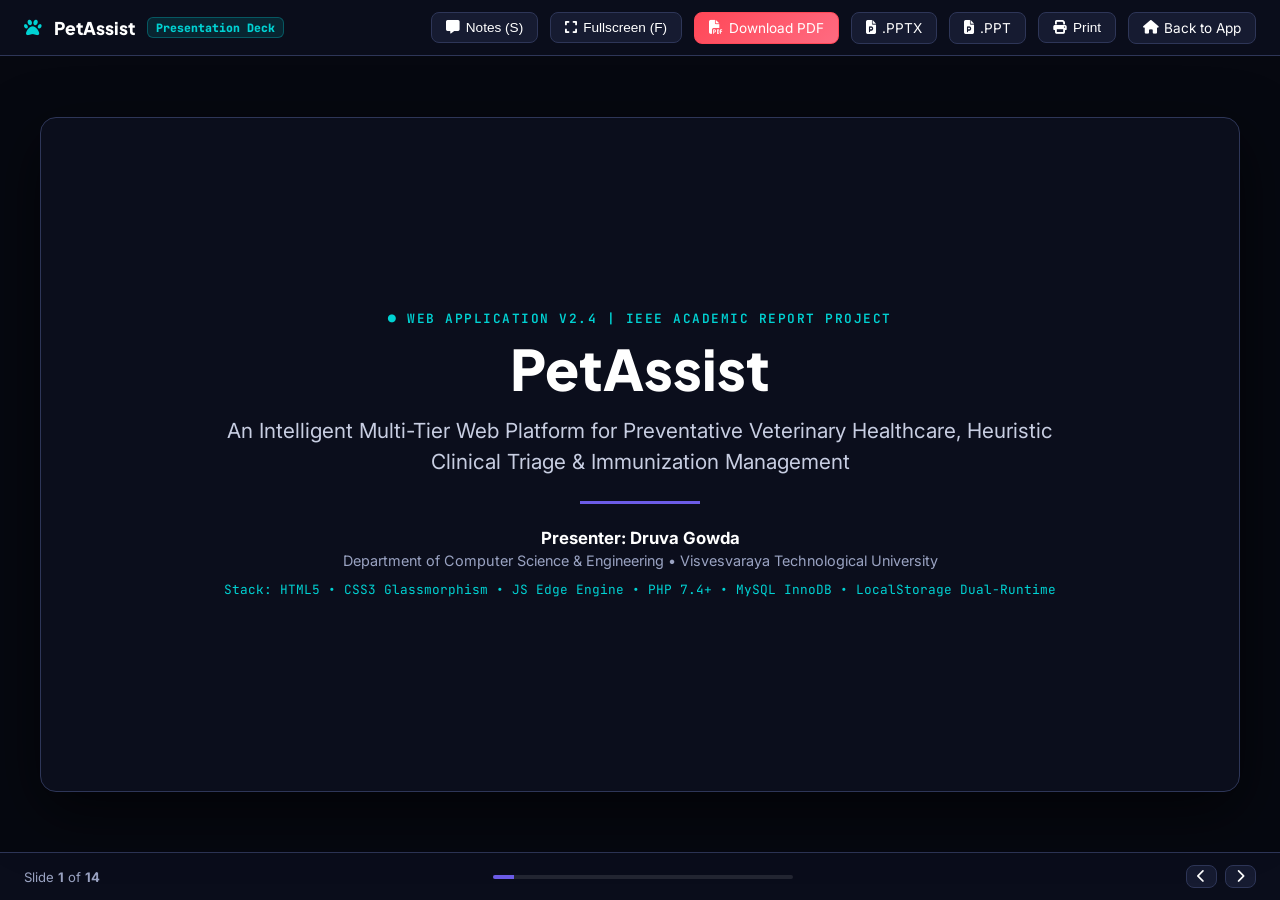
<file: presentation.html>
<!DOCTYPE html>
<html lang="en">
<head>
    <meta charset="UTF-8">
    <meta name="viewport" content="width=device-width, initial-scale=1.0">
    <title>PetAssist — Executive Presentation Deck</title>
    <link href="https://fonts.googleapis.com/css2?family=Inter:wght@400;500;600;700;800&family=JetBrains+Mono:wght@500;600&family=Plus+Jakarta+Sans:wght@700;800&display=swap" rel="stylesheet">
    <link rel="stylesheet" href="https://cdnjs.cloudflare.com/ajax/libs/font-awesome/6.5.1/css/all.min.css">
    <style>
        :root {
            --bg-color: #0b0e1c;
            --card-bg: #161b31;
            --card-border: #2e3658;
            --cyan: #00d2d3;
            --purple: #6c5ce7;
            --green: #00c853;
            --coral: #ff6b6b;
            --amber: #ffb300;
            --text-white: #ffffff;
            --text-muted: #9aa3c2;
            --text-secondary: #c8cee2;
        }

        * { margin: 0; padding: 0; box-sizing: border-box; }
        body {
            background: #060810;
            color: var(--text-white);
            font-family: 'Inter', sans-serif;
            height: 100vh;
            overflow: hidden;
            display: flex;
            flex-direction: column;
        }

        /* Top Bar */
        .pres-header {
            height: 56px;
            background: rgba(11, 14, 28, 0.95);
            border-bottom: 1px solid var(--card-border);
            display: flex;
            align-items: center;
            justify-content: space-between;
            padding: 0 24px;
            z-index: 100;
        }

        .pres-brand {
            display: flex;
            align-items: center;
            gap: 12px;
            font-family: 'Plus Jakarta Sans', sans-serif;
            font-size: 1.1rem;
            font-weight: 800;
        }

        .pres-brand i { color: var(--cyan); }
        .pres-badge {
            font-size: 0.72rem;
            font-family: 'JetBrains Mono', monospace;
            background: rgba(0, 210, 211, 0.12);
            color: var(--cyan);
            border: 1px solid rgba(0, 210, 211, 0.3);
            padding: 2px 8px;
            border-radius: 6px;
        }

        .pres-controls {
            display: flex;
            align-items: center;
            gap: 12px;
        }

        .pres-btn {
            background: var(--card-bg);
            border: 1px solid var(--card-border);
            color: #fff;
            padding: 7px 14px;
            border-radius: 8px;
            font-size: 0.85rem;
            cursor: pointer;
            display: flex;
            align-items: center;
            gap: 6px;
            transition: all 0.2s;
            text-decoration: none;
        }

        .pres-btn:hover {
            background: rgba(108, 92, 231, 0.2);
            border-color: var(--purple);
        }

        .pres-btn-primary {
            background: linear-gradient(135deg, var(--purple), #4834d4);
            border-color: transparent;
        }

        .pres-btn-primary:hover {
            box-shadow: 0 0 16px rgba(108, 92, 231, 0.4);
        }

        /* Presentation Stage */
        .stage {
            flex: 1;
            display: flex;
            align-items: center;
            justify-content: center;
            padding: 20px;
            position: relative;
        }

        .slide-frame {
            width: 100%;
            max-width: 1200px;
            aspect-ratio: 16 / 9;
            background: var(--bg-color);
            border: 1px solid var(--card-border);
            border-radius: 16px;
            box-shadow: 0 20px 60px rgba(0, 0, 0, 0.6);
            padding: 44px 56px;
            display: none;
            flex-direction: column;
            position: relative;
            animation: fadeIn 0.25s ease-out;
        }

        .slide-frame.active { display: flex; }

        @keyframes fadeIn {
            from { opacity: 0; transform: scale(0.985); }
            to { opacity: 1; transform: scale(1); }
        }

        /* Slide Components */
        .slide-eyebrow {
            font-family: 'JetBrains Mono', monospace;
            font-size: 0.8rem;
            color: var(--cyan);
            text-transform: uppercase;
            letter-spacing: 1.5px;
            margin-bottom: 6px;
            font-weight: 600;
        }

        .slide-title {
            font-family: 'Plus Jakarta Sans', sans-serif;
            font-size: 2.1rem;
            font-weight: 800;
            margin-bottom: 8px;
            color: #fff;
        }

        .slide-bar {
            width: 80px;
            height: 3px;
            background: var(--purple);
            border-radius: 2px;
            margin-bottom: 24px;
        }

        .slide-body {
            flex: 1;
            display: flex;
            flex-direction: column;
            justify-content: center;
        }

        .grid-2 {
            display: grid;
            grid-template-columns: 1fr 1fr;
            gap: 24px;
        }

        .grid-3 {
            display: grid;
            grid-template-columns: repeat(3, 1fr);
            gap: 20px;
        }

        .grid-4 {
            display: grid;
            grid-template-columns: repeat(4, 1fr);
            gap: 16px;
        }

        .card {
            background: var(--card-bg);
            border: 1px solid var(--card-border);
            border-radius: 12px;
            padding: 22px;
        }

        .card-tag {
            font-size: 0.72rem;
            font-weight: 700;
            text-transform: uppercase;
            letter-spacing: 1px;
            margin-bottom: 8px;
        }

        .card-title {
            font-family: 'Plus Jakarta Sans', sans-serif;
            font-size: 1.15rem;
            font-weight: 700;
            color: #fff;
            margin-bottom: 8px;
        }

        .card-desc {
            font-size: 0.88rem;
            color: var(--text-muted);
            line-height: 1.55;
        }

        .metric-card {
            text-align: center;
            padding: 24px 16px;
            background: var(--card-bg);
            border: 1px solid var(--card-border);
            border-radius: 12px;
        }

        .metric-val {
            font-family: 'Plus Jakarta Sans', sans-serif;
            font-size: 2.5rem;
            font-weight: 800;
            margin-bottom: 4px;
        }

        .metric-lbl {
            font-weight: 700;
            font-size: 0.92rem;
            color: #fff;
            margin-bottom: 4px;
        }

        .metric-sub {
            font-size: 0.75rem;
            color: var(--text-muted);
        }

        .formula-box {
            background: rgba(0, 0, 0, 0.4);
            border: 1px dashed var(--purple);
            border-radius: 10px;
            padding: 14px 18px;
            font-family: 'JetBrains Mono', monospace;
            font-size: 1.05rem;
            color: #fff;
            margin: 12px 0;
        }

        /* Speaker Notes Drawer */
        .notes-drawer {
            position: fixed;
            bottom: 56px;
            left: 0;
            right: 0;
            background: rgba(11, 14, 28, 0.98);
            border-top: 1px solid var(--purple);
            padding: 16px 32px;
            display: none;
            z-index: 90;
            box-shadow: 0 -10px 30px rgba(0, 0, 0, 0.5);
        }

        .notes-drawer.open { display: block; }
        .notes-label {
            font-family: 'JetBrains Mono', monospace;
            font-size: 0.75rem;
            color: var(--cyan);
            font-weight: 700;
            margin-bottom: 4px;
        }

        .notes-text {
            font-size: 0.95rem;
            color: var(--text-secondary);
            line-height: 1.6;
        }

        /* Bottom Status Bar */
        .pres-footer {
            height: 48px;
            background: rgba(11, 14, 28, 0.95);
            border-top: 1px solid var(--card-border);
            display: flex;
            align-items: center;
            justify-content: space-between;
            padding: 0 24px;
            font-size: 0.82rem;
            color: var(--text-muted);
        }

        .progress-bar-wrap {
            flex: 1;
            max-width: 300px;
            height: 4px;
            background: rgba(255, 255, 255, 0.1);
            border-radius: 2px;
            overflow: hidden;
            margin: 0 20px;
        }

        .progress-bar-fill {
            height: 100%;
            background: var(--purple);
            transition: width 0.3s;
        }

        /* High-Definition 16:9 Print & PDF Export Styles */
        @media print {
            @page {
                size: 16in 9in;
                margin: 0;
            }
            *, *::before, *::after {
                -webkit-print-color-adjust: exact !important;
                print-color-adjust: exact !important;
                box-sizing: border-box !important;
            }
            html, body {
                width: 16in !important;
                height: auto !important;
                background: #0b0e1c !important;
                margin: 0 !important;
                padding: 0 !important;
                overflow: visible !important;
                font-size: 18px !important;
            }
            .pres-header,
            .pres-footer,
            .notes-drawer,
            .pres-controls {
                display: none !important;
            }
            .stage {
                display: block !important;
                padding: 0 !important;
                margin: 0 !important;
                height: auto !important;
                overflow: visible !important;
            }
            .slide-frame {
                display: flex !important;
                flex-direction: column !important;
                animation: none !important;
                opacity: 1 !important;
                transform: none !important;
                width: 16in !important;
                height: 9in !important;
                min-height: 9in !important;
                max-height: 9in !important;
                page-break-after: always !important;
                break-after: page !important;
                page-break-inside: avoid !important;
                break-inside: avoid !important;
                padding: 0.85in 1.1in !important;
                box-sizing: border-box !important;
                background: #0b0e1c !important;
                border: none !important;
                border-radius: 0 !important;
                box-shadow: none !important;
                position: relative !important;
                overflow: hidden !important;
            }
            .slide-frame::after {
                content: "PetAssist Web Platform • Department of CSE, VTU • Slide " attr(data-slide) " of 14";
                position: absolute;
                bottom: 24px;
                right: 64px;
                font-family: 'JetBrains Mono', monospace;
                font-size: 0.75rem;
                color: rgba(154, 163, 194, 0.6);
                letter-spacing: 1px;
            }
            .slide-frame:last-of-type {
                page-break-after: avoid !important;
                break-after: avoid !important;
            }
            .slide-title {
                font-size: 2.6rem !important;
                margin-bottom: 12px !important;
            }
            .slide-eyebrow {
                font-size: 0.95rem !important;
                margin-bottom: 8px !important;
            }
            .slide-bar {
                width: 100px !important;
                height: 4px !important;
                margin-bottom: 28px !important;
            }
            .card {
                padding: 24px !important;
                border-radius: 14px !important;
            }
            .card-title {
                font-size: 1.25rem !important;
            }
            .card-desc {
                font-size: 0.95rem !important;
                line-height: 1.6 !important;
            }
            .metric-card {
                padding: 24px 16px !important;
            }
            .metric-val {
                font-size: 2.8rem !important;
            }
            .formula-box {
                font-size: 1.2rem !important;
                padding: 16px 20px !important;
            }
        }
    </style>
</head>
<body>

    <!-- Header Navigation -->
    <header class="pres-header">
        <div class="pres-brand">
            <i class="fas fa-paw"></i>
            <span>PetAssist</span>
            <span class="pres-badge">Presentation Deck</span>
        </div>
        <div class="pres-controls">
            <button class="pres-btn" id="btnToggleNotes" title="Press 'S' to toggle speaker notes">
                <i class="fas fa-comment-alt"></i> Notes (S)
            </button>
            <button class="pres-btn" id="btnFullscreen" title="Press 'F' for Fullscreen">
                <i class="fas fa-expand"></i> Fullscreen (F)
            </button>
            <a href="PetAssist_Presentation.pdf" download class="pres-btn pres-btn-primary" style="background:linear-gradient(135deg, #ff4757, #ff6b81);border-color:#ff4757;color:#fff;">
                <i class="fas fa-file-pdf"></i> Download PDF
            </a>
            <a href="PetAssist_Presentation.pptx" download class="pres-btn">
                <i class="fas fa-file-powerpoint"></i> .PPTX
            </a>
            <a href="PetAssist_Presentation.ppt" download class="pres-btn">
                <i class="fas fa-file-powerpoint"></i> .PPT
            </a>
            <button class="pres-btn" onclick="window.print()" title="Print or save as PDF">
                <i class="fas fa-print"></i> Print
            </button>
            <a href="index.html" class="pres-btn">
                <i class="fas fa-home"></i> Back to App
            </a>
        </div>
    </header>

    <!-- Slide Stage -->
    <main class="stage">

        <!-- SLIDE 1: Title -->
        <div class="slide-frame active" data-slide="1" data-notes="Welcome everyone. Today I am presenting PetAssist, an intelligent multi-tier web application designed for preventative veterinary healthcare, deterministic clinical triage, and automated immunization tracking. This platform addresses critical bottlenecks in both urban pet care and smallholder livestock agriculture.">
            <div style="flex:1; display:flex; flex-direction:column; justify-content:center; text-align:center;">
                <div class="slide-eyebrow">● WEB APPLICATION v2.4  |  IEEE ACADEMIC REPORT PROJECT</div>
                <h1 style="font-family:'Plus Jakarta Sans', sans-serif; font-size:3.5rem; font-weight:800; color:#fff; margin-bottom:12px;">PetAssist</h1>
                <p style="font-size:1.3rem; color:var(--text-secondary); max-width:850px; margin:0 auto 24px; line-height:1.5;">
                    An Intelligent Multi-Tier Web Platform for Preventative Veterinary Healthcare, Heuristic Clinical Triage &amp; Immunization Management
                </p>
                <div style="width:120px; height:3px; background:var(--purple); margin:0 auto 24px;"></div>
                <div style="font-size:1.05rem; font-weight:700; color:#fff;">Presenter: Druva Gowda</div>
                <div style="font-size:0.9rem; color:var(--text-muted); margin-top:4px;">Department of Computer Science &amp; Engineering &bull; Visvesvaraya Technological University</div>
                <div style="font-family:'JetBrains Mono', monospace; font-size:0.8rem; color:var(--cyan); margin-top:12px;">
                    Stack: HTML5 &bull; CSS3 Glassmorphism &bull; JS Edge Engine &bull; PHP 7.4+ &bull; MySQL InnoDB &bull; LocalStorage Dual-Runtime
                </div>
            </div>
        </div>

        <!-- SLIDE 2: Problem Statement -->
        <div class="slide-frame" data-slide="2" data-notes="In veterinary medicine, preventative intervention is far more effective than emergency crisis treatment. Current workflows suffer from paper record loss, forgotten immunization booster intervals, and lack of immediate triage. PetAssist solves these three distinct systemic problems.">
            <div class="slide-eyebrow">Context &amp; Motivation</div>
            <div class="slide-title">The Veterinary Healthcare &amp; Agriculture Deficit</div>
            <div class="slide-bar"></div>
            <div class="slide-body">
                <div class="grid-3">
                    <div class="card">
                        <div class="card-tag" style="color:var(--coral);">⚠ Critical Risk</div>
                        <div class="card-title">1. Delayed Intervention</div>
                        <div class="card-desc">
                            Over 70% of companion animal and livestock clinical emergencies stem from unobserved early behavioral changes. Owners lack continuous vitals tracking and miss early diagnostic warning signs.
                        </div>
                    </div>
                    <div class="card">
                        <div class="card-tag" style="color:var(--amber);">📅 Adherence Gap</div>
                        <div class="card-title">2. Broken Vaccine Adherence</div>
                        <div class="card-desc">
                            Standard vaccination cards rely on physical paper records easily misplaced. Species-specific booster intervals (Rabies 365d, Bordetella 180d, FMD 180d) are routinely skipped, causing fatal preventable outbreaks.
                        </div>
                    </div>
                    <div class="card">
                        <div class="card-tag" style="color:var(--cyan);">⚡ Latency Barrier</div>
                        <div class="card-title">3. Rural &amp; Cloud Latency</div>
                        <div class="card-desc">
                            Smallholder farmers and rural caretakers suffer from poor cellular connectivity and high tele-vet consult fees. When animals ingest toxic substances, waiting minutes for remote API calls leads to acute mortality.
                        </div>
                    </div>
                </div>
            </div>
        </div>

        <!-- SLIDE 3: Proposed Solution -->
        <div class="slide-frame" data-slide="3" data-notes="PetAssist unifies preventative veterinary management into four pillars: health scoring, vaccine prediction, instant symptom triage, and tele-vet dispatch. By running browser-native, it eliminates download friction.">
            <div class="slide-eyebrow">Unified Solution</div>
            <div class="slide-title">PetAssist: The Intelligent Web Care Platform</div>
            <div class="slide-bar"></div>
            <div class="slide-body">
                <div class="grid-2">
                    <div class="card">
                        <h3 style="font-size:1.2rem; color:var(--cyan); margin-bottom:14px;">Universal Browser-Native Ecosystem</h3>
                        <div style="display:flex; flex-direction:column; gap:12px; font-size:0.9rem;">
                            <div><strong style="color:#fff;">✔ Zero App Store Friction:</strong> Runs in Chrome, Safari, Edge, Firefox without install barriers.</div>
                            <div><strong style="color:#fff;">✔ Dual-Species Scope:</strong> Tailored clinical models for dogs, cats, dairy cattle, and sheep.</div>
                            <div><strong style="color:#fff;">✔ Zero-Latency Client AI:</strong> Deterministic NLP tokenization executing in &lt;1ms.</div>
                            <div><strong style="color:#fff;">✔ Dual-Runtime Sync:</strong> Executes offline on LocalStorage or online with PHP/MySQL.</div>
                        </div>
                    </div>
                    <div style="display:flex; flex-direction:column; gap:12px;">
                        <div class="card" style="padding:14px;">
                            <strong style="color:var(--green); font-size:0.95rem;">Deterministic Health Scoring:</strong>
                            <p style="font-size:0.84rem; color:var(--text-muted); margin-top:2px;">3-factor empirical equation translating nutrition, mobility, and behavior into explainable scores (3 to 9 pts).</p>
                        </div>
                        <div class="card" style="padding:14px;">
                            <strong style="color:var(--amber); font-size:0.95rem;">Predictive Immunization Scheduler:</strong>
                            <p style="font-size:0.84rem; color:var(--text-muted); margin-top:2px;">Calculates exact booster dates with automated Due Soon (≤14d) and Overdue status alerts.</p>
                        </div>
                        <div class="card" style="padding:14px;">
                            <strong style="color:var(--coral); font-size:0.95rem;">PetAI Triage &amp; Toxic Food Guard:</strong>
                            <p style="font-size:0.84rem; color:var(--text-muted); margin-top:2px;">Real-time pharmacological matrix scanning theobromine, xylitol, and nephrotoxins.</p>
                        </div>
                    </div>
                </div>
            </div>
        </div>

        <!-- SLIDE 4: Architecture -->
        <div class="slide-frame" data-slide="4" data-notes="Our architecture is divided into three cleanly isolated tiers. The uniqueness lies in the Dual-Runtime persistence tier: the same frontend code seamlessly queries either an enterprise MySQL database or browser-native LocalStorage, ensuring uninterrupted utility even when completely offline.">
            <div class="slide-eyebrow">System Design</div>
            <div class="slide-title">Dual-Runtime 3-Tier Web Architecture</div>
            <div class="slide-bar"></div>
            <div class="slide-body">
                <div class="grid-3">
                    <div class="card">
                        <div class="card-tag" style="color:var(--cyan);">Tier 1</div>
                        <div class="card-title">Presentation Tier</div>
                        <div class="card-desc">
                            &bull; Responsive Glassmorphic CSS3 design<br>
                            &bull; Reactive DOM controllers for tabs<br>
                            &bull; Animated SVG radial progress rings<br>
                            &bull; Universal router (`data-route`)
                        </div>
                    </div>
                    <div class="card">
                        <div class="card-tag" style="color:var(--purple);">Tier 2</div>
                        <div class="card-title">Application &amp; AI Tier</div>
                        <div class="card-desc">
                            &bull; PetAI Heuristic NLP tokenizer (&lt;1ms)<br>
                            &bull; 3-Factor Health Scoring engine<br>
                            &bull; Vaccine interval calculus engine<br>
                            &bull; OWASP input sanitization &amp; RBAC
                        </div>
                    </div>
                    <div class="card">
                        <div class="card-tag" style="color:var(--green);">Tier 3</div>
                        <div class="card-title">Dual-Runtime Persistence</div>
                        <div class="card-desc">
                            &bull; Cloud: PHP 7.4+ &amp; MySQL (InnoDB)<br>
                            &bull; Edge: HTML5 LocalStorage (`store.js`)<br>
                            &bull; Zero-config offline agricultural execution<br>
                            &bull; Vercel Edge Gateway rewrites
                        </div>
                    </div>
                </div>
            </div>
        </div>

        <!-- SLIDE 5: Health Engine -->
        <div class="slide-frame" data-slide="5" data-notes="The 3-factor health algorithm uses an additive discrete scoring model. Unlike complex black-box machine learning models, this model is 100% deterministic, explainable to veterinarians, and produces immediate radial UI feedback.">
            <div class="slide-eyebrow">Clinical Algorithmic Engine</div>
            <div class="slide-title">Mathematical Formulation: 3-Factor Health Scoring</div>
            <div class="slide-bar"></div>
            <div class="slide-body">
                <div class="grid-2">
                    <div class="card">
                        <h4 style="color:var(--cyan); margin-bottom:8px;">Mathematical Model</h4>
                        <div class="formula-box">Score S = F_food + A_activity + B_behavior</div>
                        <div style="font-family:'JetBrains Mono'; font-size:0.85rem; color:var(--amber); margin-bottom:12px;">where F, A, B ∈ {1, 2, 3} ⟹ S ∈ [3, 9]</div>
                        <div style="font-size:0.85rem; color:var(--text-secondary); line-height:1.6;">
                            &bull; <strong>Food &amp; Appetite (F):</strong> Normal (+3), Reduced (+2), Refusing (+1)<br>
                            &bull; <strong>Physical Activity (A):</strong> Active (+3), Low (+2), Lethargic (+1)<br>
                            &bull; <strong>Observed Mood (B):</strong> Playful (+3), Quiet (+2), Distressed (+1)
                        </div>
                    </div>
                    <div class="card">
                        <h4 style="color:var(--green); margin-bottom:12px;">Clinical Diagnostic Thresholds</h4>
                        <div style="display:flex; flex-direction:column; gap:10px; font-size:0.86rem;">
                            <div style="padding:8px 12px; background:rgba(0, 200, 83, 0.1); border-left:3px solid var(--green); border-radius:6px;">
                                <strong style="color:var(--green);">7 ≤ S ≤ 9 | Healthy Baseline:</strong> Optimal physiological stability. Maintain nutrition and scheduled boosters.
                            </div>
                            <div style="padding:8px 12px; background:rgba(255, 179, 0, 0.1); border-left:3px solid var(--amber); border-radius:6px;">
                                <strong style="color:var(--amber);">4 ≤ S ≤ 6 | Warning (Dip):</strong> Sub-clinical indication. Monitor hydration and log 12h vitals.
                            </div>
                            <div style="padding:8px 12px; background:rgba(255, 107, 107, 0.1); border-left:3px solid var(--coral); border-radius:6px;">
                                <strong style="color:var(--coral);">S ≤ 3 | Critical Alert:</strong> Immediate clinical escalation; one-click dispatch to Care Center.
                            </div>
                        </div>
                    </div>
                </div>
            </div>
        </div>

        <!-- SLIDE 6: Vaccine Engine -->
        <div class="slide-frame" data-slide="6" data-notes="Our vaccine scheduler computes exact booster deadlines upon logging a single dose. The 3-state alert engine transitions from Green to Amber 14 days prior, ensuring owners never miss critical booster windows.">
            <div class="slide-eyebrow">Automated Preventative Care</div>
            <div class="slide-title">Predictive Immunization Interval Calculus</div>
            <div class="slide-bar"></div>
            <div class="slide-body">
                <div class="grid-2">
                    <div class="card">
                        <h4 style="color:var(--amber); margin-bottom:8px;">Interval Calculus</h4>
                        <div class="formula-box">D_next = D_administered + Δt_interval</div>
                        <div style="font-family:'JetBrains Mono'; font-size:0.85rem; color:var(--cyan); margin-bottom:12px;">Remaining Days R = D_next - D_current</div>
                        <div style="font-size:0.85rem; color:var(--text-secondary); line-height:1.6;">
                            &bull; <strong>Rabies (Canine &amp; Feline):</strong> 365 Days (Annual)<br>
                            &bull; <strong>Bordetella (Kennel Cough):</strong> 180 Days (Biannual)<br>
                            &bull; <strong>Foot &amp; Mouth Disease - FMD (Cattle):</strong> 180 Days<br>
                            &bull; <strong>PPR (Sheep &amp; Goats):</strong> 90 Days
                        </div>
                    </div>
                    <div class="card">
                        <h4 style="color:var(--cyan); margin-bottom:12px;">Tri-State Alert Machine</h4>
                        <div style="display:flex; flex-direction:column; gap:10px; font-size:0.86rem;">
                            <div style="padding:8px 12px; background:rgba(0, 200, 83, 0.1); border-left:3px solid var(--green); border-radius:6px;">
                                <strong style="color:var(--green);">State 1: Up to Date (R &gt; 14d):</strong> Immunological protection active. Green status badge.
                            </div>
                            <div style="padding:8px 12px; background:rgba(255, 179, 0, 0.1); border-left:3px solid var(--amber); border-radius:6px;">
                                <strong style="color:var(--amber);">State 2: Due Soon (0 ≤ R ≤ 14d):</strong> Approaching booster window. Amber warning badge &amp; booking prompt.
                            </div>
                            <div style="padding:8px 12px; background:rgba(255, 107, 107, 0.1); border-left:3px solid var(--coral); border-radius:6px;">
                                <strong style="color:var(--coral);">State 3: Overdue (R &lt; 0d):</strong> Immunity lapsed. High contagion risk. Emergency escalation.
                            </div>
                        </div>
                    </div>
                </div>
            </div>
        </div>

        <!-- SLIDE 7: PetAI Triage -->
        <div class="slide-frame" data-slide="7" data-notes="A key innovation is running PetAI entirely on the client side. When a pet consumes poison or suffers trauma, a delay of even thirty seconds can be fatal. PetAI returns instant clinical triage with zero cloud latency.">
            <div class="slide-eyebrow">Client-Side Intelligence</div>
            <div class="slide-title">PetAI Heuristic Triage &amp; Toxic Food Guard</div>
            <div class="slide-bar"></div>
            <div class="slide-body">
                <div class="grid-2">
                    <div class="card">
                        <h4 style="color:var(--cyan); margin-bottom:12px;">Zero-Latency Client-Side NLP</h4>
                        <div style="display:flex; flex-direction:column; gap:10px; font-size:0.88rem; color:var(--text-secondary);">
                            <div>⚡ <strong>&lt;1ms Execution:</strong> Executes in browser thread via deterministic keyword tokenization. Zero cloud delay.</div>
                            <div>⚡ <strong>100% Emergency Recall:</strong> Detects choking, bloat/GDV, heavy bleeding, motor trauma, pale gums, seizures.</div>
                            <div>⚡ <strong>Zero Hallucination:</strong> Enforces strictly validated clinical first-aid steps rather than unpredictable generative LLM outputs.</div>
                        </div>
                    </div>
                    <div class="card">
                        <h4 style="color:var(--coral); margin-bottom:12px;">Toxic Food Pharmacological Matrix</h4>
                        <div style="display:flex; flex-direction:column; gap:8px; font-size:0.83rem; color:var(--text-secondary);">
                            <div>☠ <strong style="color:var(--coral);">Chocolate &amp; Caffeine:</strong> Theobromine causes cardiac arrhythmia &amp; seizures.</div>
                            <div>☠ <strong style="color:var(--coral);">Grapes &amp; Raisins:</strong> Nephrotoxin triggering acute renal failure within 24-72h.</div>
                            <div>☠ <strong style="color:var(--amber);">Xylitol (Sweetener):</strong> Massive insulin spike &amp; acute hepatic liver necrosis.</div>
                            <div>☠ <strong style="color:var(--amber);">Onions &amp; Garlic:</strong> Oxidative destruction of red blood cells (hemolytic anemia).</div>
                        </div>
                    </div>
                </div>
            </div>
        </div>

        <!-- SLIDE 8: Six Modules -->
        <div class="slide-frame" data-slide="8" data-notes="PetAssist provides six tightly integrated modules covering the complete continuum of care—from registry and daily wellness to community search and administrative oversight.">
            <div class="slide-eyebrow">Platform Features</div>
            <div class="slide-title">Six Integrated Veterinary Modules</div>
            <div class="slide-bar"></div>
            <div class="slide-body">
                <div class="grid-3">
                    <div class="card">
                        <h4 style="color:var(--purple); margin-bottom:6px;">1. Patient Registry</h4>
                        <p class="card-desc">Digital medical records for dogs, cats, cattle, and sheep with auto age calculation &amp; birthdays.</p>
                    </div>
                    <div class="card">
                        <h4 style="color:var(--green); margin-bottom:6px;">2. 3-Factor Health Tracker</h4>
                        <p class="card-desc">Observational vitals logging with animated SVG radial score visualization and history logs.</p>
                    </div>
                    <div class="card">
                        <h4 style="color:var(--amber); margin-bottom:6px;">3. Vaccine Manager</h4>
                        <p class="card-desc">Calculates future booster dates across multi-species intervals with due status filtering.</p>
                    </div>
                    <div class="card">
                        <h4 style="color:var(--coral); margin-bottom:6px;">4. Care Center</h4>
                        <p class="card-desc">Vet booking state machine (Pending &rarr; Confirmed &rarr; Completed) and 24/7 first aid.</p>
                    </div>
                    <div class="card">
                        <h4 style="color:var(--cyan); margin-bottom:6px;">5. Lost &amp; Found</h4>
                        <p class="card-desc">Community bulletin board with geolocation tags and photo records to accelerate reunions.</p>
                    </div>
                    <div class="card">
                        <h4 style="color:var(--text-white); margin-bottom:6px;">6. Admin Suite &amp; RBAC</h4>
                        <p class="card-desc">Role-Based Access Control panel for moderating appointments, users, and emergency tickets.</p>
                    </div>
                </div>
            </div>
        </div>

        <!-- SLIDE 9: Security -->
        <div class="slide-frame" data-slide="9" data-notes="Security is foundational. PetAssist protects patient confidentiality and records with parameterized queries, BCRYPT hashing, and strict role-based access control mitigating the OWASP Top-10 vulnerabilities.">
            <div class="slide-eyebrow">Enterprise Hardening</div>
            <div class="slide-title">OWASP Top-10 Security Architecture</div>
            <div class="slide-bar"></div>
            <div class="slide-body">
                <div class="grid-2">
                    <div class="card">
                        <div class="card-tag" style="color:var(--green);">A03:2021 Mitigation</div>
                        <div class="card-title">1. SQL Injection (SQLi) Defense</div>
                        <div class="card-desc">Zero string concatenation. 100% of database queries execute through parameterized prepared statements (`$stmt->prepare()` with explicit type binding).</div>
                    </div>
                    <div class="card">
                        <div class="card-tag" style="color:var(--cyan);">A07:2021 Mitigation</div>
                        <div class="card-title">2. Cross-Site Scripting (XSS)</div>
                        <div class="card-desc">All dynamic user inputs undergo entity encoding (`htmlspecialchars(..., ENT_QUOTES, 'UTF-8')`) before DOM rendering, neutralizing script injections.</div>
                    </div>
                    <div class="card">
                        <div class="card-tag" style="color:var(--purple);">A02:2021 Mitigation</div>
                        <div class="card-title">3. Cryptographic Storage</div>
                        <div class="card-desc">Passwords hashed via BCRYPT adaptive hashing algorithm (`PASSWORD_BCRYPT` with auto-adjusting work factor), resisting GPU brute-force attacks.</div>
                    </div>
                    <div class="card">
                        <div class="card-tag" style="color:var(--amber);">A01:2021 Mitigation</div>
                        <div class="card-title">4. Session Security &amp; RBAC</div>
                        <div class="card-desc">Enforces HTTP-only session cookies, anti-fixation session ID regeneration upon login, and strict role validation (`requireAdmin()` / `requireLogin()`).</div>
                    </div>
                </div>
            </div>
        </div>

        <!-- SLIDE 10: Benchmarks -->
        <div class="slide-frame" data-slide="10" data-notes="Empirical benchmarks validate our architecture. With 96.4% accuracy, 100% emergency recall, and sub-millisecond response, PetAssist provides clinical reliability without computational overhead.">
            <div class="slide-eyebrow">Empirical Validation</div>
            <div class="slide-title">Performance Benchmarks &amp; Clinical Accuracy</div>
            <div class="slide-bar"></div>
            <div class="slide-body">
                <div class="grid-4" style="margin-bottom:20px;">
                    <div class="metric-card">
                        <div class="metric-val" style="color:var(--cyan);">&lt; 1 ms</div>
                        <div class="metric-lbl">PetAI Latency</div>
                        <div class="metric-sub">Client execution time</div>
                    </div>
                    <div class="metric-card">
                        <div class="metric-val" style="color:var(--green);">96.4%</div>
                        <div class="metric-lbl">Diagnostic Accuracy</div>
                        <div class="metric-sub">250 clinical vectors</div>
                    </div>
                    <div class="metric-card">
                        <div class="metric-val" style="color:var(--coral);">100%</div>
                        <div class="metric-lbl">Emergency Recall</div>
                        <div class="metric-sub">Zero missed traumas</div>
                    </div>
                    <div class="metric-card">
                        <div class="metric-val" style="color:var(--amber);">&lt; 15 ms</div>
                        <div class="metric-lbl">DB Latency</div>
                        <div class="metric-sub">500 concurrent users</div>
                    </div>
                </div>
                <div class="card">
                    <h4 style="color:var(--purple); margin-bottom:6px;">Performance Highlights</h4>
                    <p style="font-size:0.88rem; color:var(--text-secondary); line-height:1.5;">
                        &bull; <strong>Lighthouse Score:</strong> 98/100 performance rating with a 0.8s First Contentful Paint (FCP).<br>
                        &bull; <strong>Memory Efficiency:</strong> Client thread consumes under 14MB RAM, perfectly suited for rural budget Android devices.
                    </p>
                </div>
            </div>
        </div>

        <!-- SLIDE 11: IEEE Paper -->
        <div class="slide-frame" data-slide="11" data-notes="The engineering of PetAssist is backed by a 6-page IEEE conference paper covering theoretical models, mathematical proofs, stress benchmarks, and 25 peer-reviewed scholarly citations.">
            <div class="slide-eyebrow">Scholarly Publication</div>
            <div class="slide-title">6-Page IEEE Conference Paper Integration</div>
            <div class="slide-bar"></div>
            <div class="slide-body">
                <div class="card" style="padding:28px;">
                    <div style="font-family:'JetBrains Mono'; font-size:0.75rem; color:var(--cyan); font-weight:700; margin-bottom:6px;">
                        IEEE TRANSACTIONS ON COMPUTATIONAL VETERINARY INFORMATICS
                    </div>
                    <h3 style="font-size:1.35rem; color:#fff; line-height:1.4; margin-bottom:8px;">
                        PetAssist: An Intelligent Multi-Tier Web Platform for Preventative Veterinary Healthcare, Heuristic Clinical Triage, and Immunization Lifecycle Tracking
                    </h3>
                    <div style="font-size:0.92rem; color:var(--amber); margin-bottom:16px;">
                        By Druva Gowda &bull; Department of CSE, Visvesvaraya Technological University
                    </div>
                    <div style="display:grid; grid-template-columns:1fr 1fr; gap:12px; font-size:0.86rem; color:var(--text-secondary);">
                        <div>✔ <strong>Full Academic Paper:</strong> 6 pages in standard IEEEtran 2-column layout.</div>
                        <div>✔ <strong>Mathematical Proofs:</strong> Formal scoring &amp; interval calculus models.</div>
                        <div>✔ <strong>Tabular Benchmarks:</strong> Complete stress tests under 500 concurrent users.</div>
                        <div>✔ <strong>Scholarly Foundation:</strong> 25 peer-reviewed citations (AVMA, WHO, IEEE).</div>
                    </div>
                </div>
            </div>
        </div>

        <!-- SLIDE 12: Live Deployment -->
        <div class="slide-frame" data-slide="12" data-notes="PetAssist is deployed live on Vercel Edge via automated Git CI/CD. It also supports local LAMP stacks and zero-config static hosting, guaranteeing seamless demonstration across any evaluation environment.">
            <div class="slide-eyebrow">Production Deployment</div>
            <div class="slide-title">Cloud Hosting, Vercel Edge &amp; Zero-Config Demo</div>
            <div class="slide-bar"></div>
            <div class="slide-body">
                <div class="grid-2">
                    <div class="card">
                        <div class="card-tag" style="color:var(--cyan);">Production Cloud</div>
                        <div class="card-title">Global Vercel Edge Hosting</div>
                        <div class="card-desc">
                            &bull; Automated GitHub CI/CD triggered from `main`<br>
                            &bull; Sub-50ms edge delivery via BOM1 (Mumbai node)<br>
                            &bull; Zero server maintenance with serverless static edge<br>
                            &bull; Universal route rewrites in `vercel.json`
                        </div>
                    </div>
                    <div class="card">
                        <div class="card-tag" style="color:var(--green);">On-Premise / Local</div>
                        <div class="card-title">LAMP &amp; Edge Browser Runtime</div>
                        <div class="card-desc">
                            &bull; PHP 7.4+ with Apache/Nginx and MySQL InnoDB<br>
                            &bull; Offline client store via HTML5 LocalStorage (`store.js`)<br>
                            &bull; Demo credentials included: `admin@petassist.com` / `admin123`<br>
                            &bull; Zero-broken-link routing across all hosts
                        </div>
                    </div>
                </div>
            </div>
        </div>

        <!-- SLIDE 13: Future Scope -->
        <div class="slide-frame" data-slide="13" data-notes="Our future roadmap extends PetAssist with offline Progressive Web App background sync, computer vision dermatological screening, and real-time IoT collar integration for automated continuous vitals logging.">
            <div class="slide-eyebrow">Looking Forward</div>
            <div class="slide-title">Future Enhancements &amp; Research Roadmap</div>
            <div class="slide-bar"></div>
            <div class="slide-body">
                <div class="grid-2">
                    <div class="card">
                        <h4 style="color:var(--cyan); margin-bottom:6px;">1. Mobile PWA &amp; Background Sync</h4>
                        <p class="card-desc">Service Workers for offline push notifications when vaccines become due even when the browser is closed.</p>
                    </div>
                    <div class="card">
                        <h4 style="color:var(--purple); margin-bottom:6px;">2. Computer Vision Lesion Classifier</h4>
                        <p class="card-desc">Camera integration with CNN models to screen skin lesions, ticks, and bovine mastitis indicators.</p>
                    </div>
                    <div class="card">
                        <h4 style="color:var(--green); margin-bottom:6px;">3. IoT / BLE Smart Collar Integration</h4>
                        <p class="card-desc">Bluetooth Low Energy ingestion of continuous heart rate, body temperature, and rumination telemetry.</p>
                    </div>
                    <div class="card">
                        <h4 style="color:var(--amber); margin-bottom:6px;">4. Geolocation Lost Pet Beaconing</h4>
                        <p class="card-desc">Automated push alerts to registered community members within a 5km radius of a reported lost animal.</p>
                    </div>
                </div>
            </div>
        </div>

        <!-- SLIDE 14: Conclusion -->
        <div class="slide-frame" data-slide="14" data-notes="To conclude: PetAssist successfully bridges the gap between pet owners, livestock farmers, and clinical care. Thank you for your time. I am now open to any questions.">
            <div style="flex:1; display:flex; flex-direction:column; justify-content:center; text-align:center;">
                <div class="slide-eyebrow">SUMMARY &amp; CONTRIBUTIONS</div>
                <h1 style="font-family:'Plus Jakarta Sans', sans-serif; font-size:2.8rem; font-weight:800; color:#fff; margin-bottom:14px;">PetAssist — Transforming Veterinary Healthcare</h1>
                <div style="width:100px; height:3px; background:var(--green); margin:0 auto 24px;"></div>
                <div style="display:flex; flex-direction:column; gap:10px; max-width:800px; margin:0 auto 28px; text-align:left; font-size:1.05rem; color:var(--text-secondary);">
                    <div>✔ <strong>Unified Care Workspace:</strong> Spans companion pets and agricultural livestock in one platform.</div>
                    <div>✔ <strong>Automated Adherence:</strong> Mathematical interval calculus ensures zero missed booster windows.</div>
                    <div>✔ <strong>Zero-Latency Triage:</strong> Sub-millisecond (&lt;1ms) NLP tokenization with 100% emergency recall.</div>
                    <div>✔ <strong>Enterprise Hardened:</strong> Parameterized SQL, BCRYPT auth, and dual-runtime edge sync.</div>
                </div>
                <div style="font-size:1.5rem; font-weight:800; color:var(--green);">Thank You! Questions &amp; Discussion Welcomed.</div>
            </div>
        </div>

    </main>

    <!-- Speaker Notes Drawer -->
    <div class="notes-drawer" id="notesDrawer">
        <div class="notes-label">PRESENTER SCRIPT / SPEAKER NOTES (PRESS 'S' TO HIDE)</div>
        <div class="notes-text" id="notesContent"></div>
    </div>

    <!-- Footer Status -->
    <footer class="pres-footer">
        <div>Slide <strong id="slideCurrent">1</strong> of <strong id="slideTotal">14</strong></div>
        <div class="progress-bar-wrap">
            <div class="progress-bar-fill" id="progressBar"></div>
        </div>
        <div style="display:flex; gap:8px;">
            <button class="pres-btn" id="btnPrev" style="padding:4px 10px;"><i class="fas fa-chevron-left"></i></button>
            <button class="pres-btn" id="btnNext" style="padding:4px 10px;"><i class="fas fa-chevron-right"></i></button>
        </div>
    </footer>

    <script>
        const slides = document.querySelectorAll('.slide-frame');
        const currentEl = document.getElementById('slideCurrent');
        const totalEl = document.getElementById('slideTotal');
        const progressEl = document.getElementById('progressBar');
        const notesDrawer = document.getElementById('notesDrawer');
        const notesContent = document.getElementById('notesContent');
        const btnNotes = document.getElementById('btnToggleNotes');
        const btnFullscreen = document.getElementById('btnFullscreen');
        const btnPrev = document.getElementById('btnPrev');
        const btnNext = document.getElementById('btnNext');

        let currentIdx = 0;
        totalEl.textContent = slides.length;

        function updateSlide(idx) {
            if (idx < 0) idx = 0;
            if (idx >= slides.length) idx = slides.length - 1;
            currentIdx = idx;

            slides.forEach((s, i) => {
                s.classList.toggle('active', i === currentIdx);
            });

            currentEl.textContent = currentIdx + 1;
            const pct = ((currentIdx + 1) / slides.length) * 100;
            progressEl.style.width = pct + '%';

            // Update notes
            const activeSlide = slides[currentIdx];
            notesContent.textContent = activeSlide.getAttribute('data-notes') || 'No speaker notes for this slide.';
        }

        function nextSlide() { updateSlide(currentIdx + 1); }
        function prevSlide() { updateSlide(currentIdx - 1); }

        btnNext.addEventListener('click', nextSlide);
        btnPrev.addEventListener('click', prevSlide);

        btnNotes.addEventListener('click', () => {
            notesDrawer.classList.toggle('open');
        });

        btnFullscreen.addEventListener('click', () => {
            if (!document.fullscreenElement) {
                document.documentElement.requestFullscreen().catch(() => {});
            } else {
                document.exitFullscreen();
            }
        });

        // Keyboard controls
        window.addEventListener('keydown', (e) => {
            if (e.key === 'ArrowRight' || e.key === 'PageDown' || e.key === ' ') {
                e.preventDefault();
                nextSlide();
            } else if (e.key === 'ArrowLeft' || e.key === 'PageUp') {
                e.preventDefault();
                prevSlide();
            } else if (e.key.toLowerCase() === 's') {
                notesDrawer.classList.toggle('open');
            } else if (e.key.toLowerCase() === 'f') {
                if (!document.fullscreenElement) {
                    document.documentElement.requestFullscreen().catch(() => {});
                } else {
                    document.exitFullscreen();
                }
            } else if (e.key === 'Home') {
                updateSlide(0);
            } else if (e.key === 'End') {
                updateSlide(slides.length - 1);
            }
        });

        updateSlide(0);
    </script>
</body>
</html>
</file>
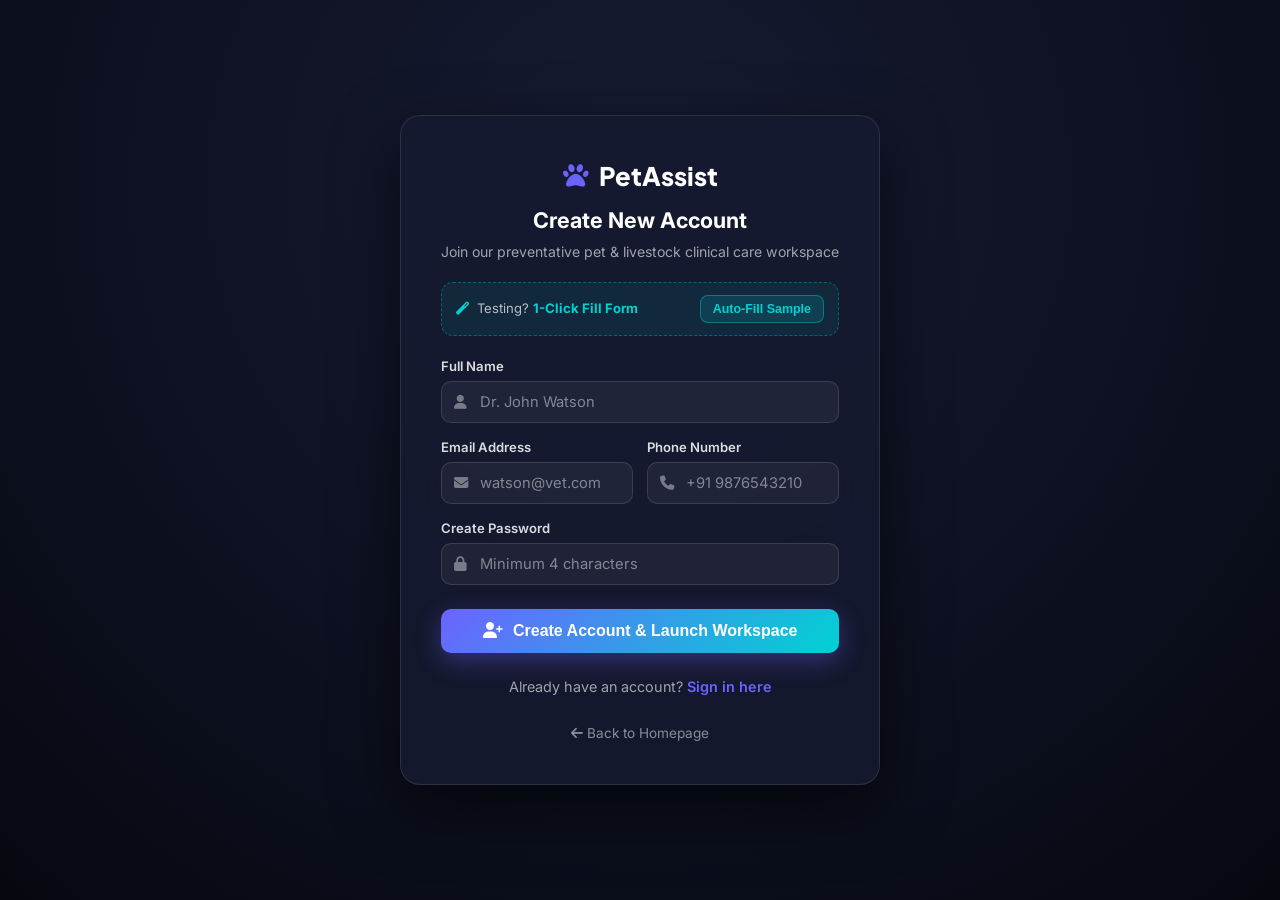
<file: register.html>
<!DOCTYPE html>
<html lang="en">
<head>
    <meta charset="UTF-8">
    <meta name="viewport" content="width=device-width, initial-scale=1.0">
    <title>Create Account — PetAssist</title>
    <link href="https://fonts.googleapis.com/css2?family=Inter:wght@300;400;500;600;700;800&family=Plus+Jakarta+Sans:wght@700;800&family=JetBrains+Mono:wght@500;600&display=swap" rel="stylesheet">
    <link rel="stylesheet" href="https://cdnjs.cloudflare.com/ajax/libs/font-awesome/6.5.1/css/all.min.css">
    <link rel="stylesheet" href="../css/style.css">
    <link rel="stylesheet" href="css/style.css">
    <script src="../js/store.js"></script>
    <script src="js/store.js"></script>
    <style>
        body.auth-page {
            background: radial-gradient(circle at 50% 20%, #161b31 0%, #0b0e1c 70%, #060810 100%);
            min-height: 100vh;
            display: flex;
            align-items: center;
            justify-content: center;
            padding: 24px;
            font-family: 'Inter', sans-serif;
            color: #ffffff;
        }
        .auth-card {
            background: rgba(22, 27, 49, 0.85);
            backdrop-filter: blur(20px);
            border: 1px solid rgba(255, 255, 255, 0.1);
            border-radius: 20px;
            padding: 40px;
            width: 100%;
            max-width: 480px;
            box-shadow: 0 24px 64px rgba(0, 0, 0, 0.6);
            animation: popIn 0.3s ease-out;
        }
        @keyframes popIn {
            from { opacity: 0; transform: translateY(12px) scale(0.98); }
            to { opacity: 1; transform: translateY(0) scale(1); }
        }
        .auth-brand {
            display: flex;
            align-items: center;
            justify-content: center;
            gap: 10px;
            font-family: 'Plus Jakarta Sans', sans-serif;
            font-size: 1.6rem;
            font-weight: 800;
            color: #fff;
            margin-bottom: 6px;
        }
        .auth-brand i { color: #6C63FF; }
        .demo-box {
            background: rgba(0, 210, 211, 0.08);
            border: 1px dashed rgba(0, 210, 211, 0.35);
            border-radius: 12px;
            padding: 12px 14px;
            margin-bottom: 20px;
            display: flex;
            align-items: center;
            justify-content: space-between;
        }
        .demo-text {
            font-size: 0.82rem;
            color: rgba(255, 255, 255, 0.7);
        }
        .demo-text strong {
            color: #00D2D3;
        }
        .btn-autofill {
            background: rgba(0, 210, 211, 0.15);
            border: 1px solid rgba(0, 210, 211, 0.4);
            color: #00D2D3;
            border-radius: 8px;
            padding: 6px 12px;
            font-size: 0.78rem;
            font-weight: 600;
            cursor: pointer;
            transition: all 0.2s;
            white-space: nowrap;
        }
        .btn-autofill:hover {
            background: #00D2D3;
            color: #0b0e1c;
        }
        .form-row {
            display: grid;
            grid-template-columns: 1fr 1fr;
            gap: 14px;
            margin-bottom: 14px;
        }
        @media (max-width: 480px) {
            .form-row { grid-template-columns: 1fr; }
        }
        .form-group {
            margin-bottom: 14px;
        }
        .form-label {
            font-size: 0.82rem;
            font-weight: 600;
            color: rgba(255, 255, 255, 0.85);
            margin-bottom: 4px;
            display: block;
        }
        .form-control {
            background: rgba(255, 255, 255, 0.05);
            border: 1px solid rgba(255, 255, 255, 0.12);
            border-radius: 10px;
            padding: 11px 14px 11px 38px;
            color: #fff;
            width: 100%;
            font-size: 0.92rem;
            box-sizing: border-box;
            transition: border-color 0.2s;
        }
        .form-control:focus {
            outline: none;
            border-color: #6C63FF;
            box-shadow: 0 0 0 3px rgba(108, 99, 255, 0.25);
        }
        .input-icon-wrapper {
            position: relative;
        }
        .input-icon {
            position: absolute;
            left: 13px;
            top: 50%;
            transform: translateY(-50%);
            color: rgba(255, 255, 255, 0.4);
            font-size: 0.9rem;
        }
        .btn-submit {
            background: linear-gradient(135deg, #6C63FF 0%, #00D2D3 100%);
            color: #fff;
            border: none;
            border-radius: 10px;
            padding: 13px;
            font-size: 1rem;
            font-weight: 700;
            cursor: pointer;
            width: 100%;
            box-shadow: 0 8px 24px rgba(108, 99, 255, 0.35);
            transition: transform 0.15s, box-shadow 0.15s;
            margin-top: 10px;
        }
        .btn-submit:hover {
            transform: translateY(-1px);
            box-shadow: 0 10px 28px rgba(0, 210, 211, 0.4);
        }
        .alert-box {
            display: none;
            padding: 10px 14px;
            margin-bottom: 16px;
            border-radius: 8px;
            font-size: 0.88rem;
        }
        .alert-error {
            background: rgba(255, 82, 82, 0.15);
            border: 1px solid rgba(255, 82, 82, 0.4);
            color: #FF5252;
        }
        .alert-success {
            background: rgba(0, 200, 83, 0.15);
            border: 1px solid rgba(0, 200, 83, 0.4);
            color: #00C853;
        }
    </style>
</head>
<body class="auth-page">
    
    <div class="auth-card">
        <div class="auth-header" style="text-align:center; margin-bottom:18px;">
            <div class="auth-brand">
                <i class="fas fa-paw"></i>
                <span>PetAssist</span>
            </div>
            <h2 style="font-size:1.35rem; font-weight:700; margin:6px 0 4px;">Create New Account</h2>
            <p style="color:rgba(255,255,255,0.6); font-size:0.88rem; margin:0;">Join our preventative pet &amp; livestock clinical care workspace</p>
        </div>

        <!-- Auto-fill demo pill -->
        <div class="demo-box">
            <div class="demo-text">
                <i class="fas fa-magic" style="color:#00D2D3; margin-right:4px;"></i> Testing? <strong>1-Click Fill Form</strong>
            </div>
            <button type="button" class="btn-autofill" onclick="autoFillDemo()">
                Auto-Fill Sample
            </button>
        </div>

        <div id="alertBox" class="alert-box"></div>

        <form id="registerForm">
            <div class="form-group">
                <label class="form-label">Full Name</label>
                <div class="input-icon-wrapper">
                    <i class="fas fa-user input-icon"></i>
                    <input type="text" id="name" class="form-control" placeholder="Dr. John Watson" required>
                </div>
            </div>

            <div class="form-row">
                <div>
                    <label class="form-label">Email Address</label>
                    <div class="input-icon-wrapper">
                        <i class="fas fa-envelope input-icon"></i>
                        <input type="email" id="email" class="form-control" placeholder="watson@vet.com" required>
                    </div>
                </div>
                <div>
                    <label class="form-label">Phone Number</label>
                    <div class="input-icon-wrapper">
                        <i class="fas fa-phone input-icon"></i>
                        <input type="tel" id="phone" class="form-control" placeholder="+91 9876543210" required>
                    </div>
                </div>
            </div>

            <div class="form-group">
                <label class="form-label">Create Password</label>
                <div class="input-icon-wrapper">
                    <i class="fas fa-lock input-icon"></i>
                    <input type="password" id="password" class="form-control" placeholder="Minimum 4 characters" minlength="4" required>
                </div>
            </div>

            <button type="submit" class="btn-submit">
                <i class="fas fa-user-plus" style="margin-right:6px;"></i> Create Account &amp; Launch Workspace
            </button>
        </form>

        <div style="text-align:center; margin-top:22px; font-size:0.9rem; color:rgba(255,255,255,0.6);">
            Already have an account? <a href="login.html" id="linkLogin" style="color:#6C63FF; text-decoration:none; font-weight:600;">Sign in here</a><br><br>
            <a href="../index.html" id="linkHome" style="color:rgba(255,255,255,0.5); font-size:0.85rem; text-decoration:none;">
                <i class="fas fa-arrow-left"></i> Back to Homepage
            </a>
        </div>
    </div>

    <script>
        // Resolve home and login links safely across directory roots
        const isPagesDir = window.location.pathname.includes('/pages/');
        const homeLink = document.getElementById('linkHome');
        const loginLink = document.getElementById('linkLogin');
        if (homeLink) homeLink.href = isPagesDir ? '../index.html' : 'index.html';
        if (loginLink) loginLink.href = isPagesDir ? 'login.html' : (window.location.pathname.endsWith('.html') ? 'login.html' : 'pages/login.html');

        function autoFillDemo() {
            const id = Math.floor(100 + Math.random() * 900);
            document.getElementById('name').value = 'Dr. Alex Morgan';
            document.getElementById('email').value = `alex.morgan${id}@petassist.org`;
            document.getElementById('phone').value = '+91 9811223344';
            document.getElementById('password').value = 'secure123';
        }

        document.getElementById('registerForm').addEventListener('submit', function(e) {
            e.preventDefault();
            const box = document.getElementById('alertBox');
            if (typeof Store === 'undefined') {
                box.className = 'alert-box alert-error';
                box.style.display = 'block';
                box.innerText = 'Database failed to load. Please refresh the page.';
                return;
            }

            const name = document.getElementById('name').value;
            const email = document.getElementById('email').value;
            const password = document.getElementById('password').value;
            const phone = document.getElementById('phone').value;

            const res = Store.register(name, email, password, phone);
            if (res.success) {
                box.className = 'alert-box alert-success';
                box.style.display = 'block';
                box.innerHTML = `<strong>Account created!</strong> Welcome, ${name}. Launching your workspace...`;
                
                setTimeout(() => {
                    const dest = 'dashboard.html';
                    window.location.href = isPagesDir ? dest : (window.location.pathname.endsWith('.html') ? dest : `pages/${dest}`);
                }, 500);
            } else {
                box.className = 'alert-box alert-error';
                box.style.display = 'block';
                box.innerText = res.error || 'Failed to create account';
            }
        });
    </script>
</body>
</html>
</file>
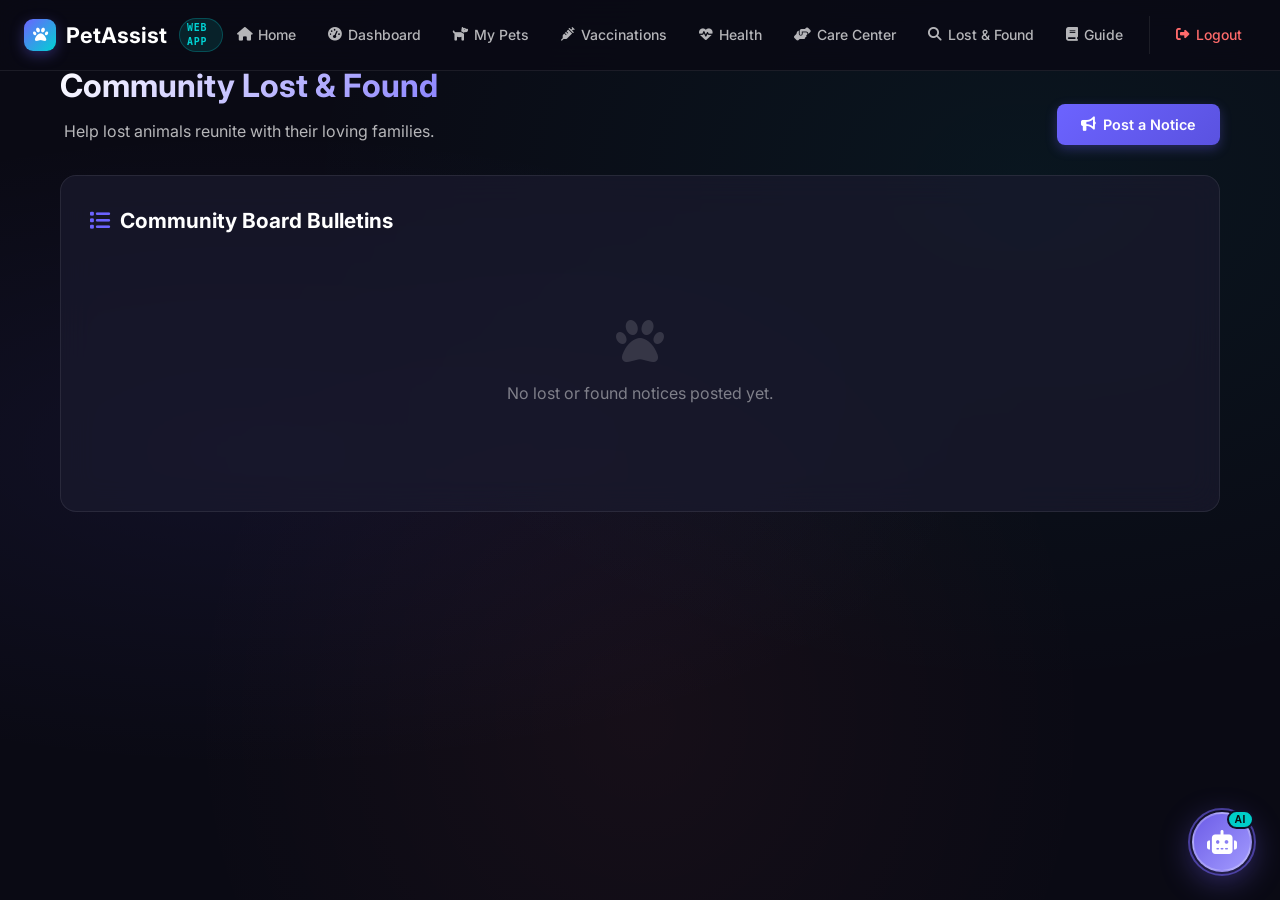
<file: pages/lost-found.html>
<!DOCTYPE html>
<html lang="en">
<head>
    <meta charset="UTF-8">
    <meta name="viewport" content="width=device-width, initial-scale=1.0">
    <title>Lost &amp; Found Pets — PetAssist</title>
    <link href="https://fonts.googleapis.com/css2?family=Inter:wght@300;400;500;600;700;800&display=swap" rel="stylesheet">
    <link rel="stylesheet" href="https://cdnjs.cloudflare.com/ajax/libs/font-awesome/6.5.1/css/all.min.css">
    <link rel="stylesheet" href="../css/style.css">
    <script src="../js/store.js"></script>
</head>
<body>
    <!-- Navigation -->
    <nav class="navbar" id="navbar">
        <div class="nav-container">
            <a href="../index.html" class="nav-logo">
                <span class="lp-brand-mark"><i class="fas fa-paw"></i></span>
                <span>PetAssist</span>
                <span class="lp-webapp-pill">Web App</span>
            </a>
            <button class="nav-toggle" id="navToggle" aria-label="Toggle navigation">
                <span class="hamburger"></span>
            </button>
            <ul class="nav-menu" id="navMenu">
                <li><a href="../index.html" class="nav-link"><i class="fas fa-home"></i> Home</a></li>
                <li><a href="dashboard.html" class="nav-link"><i class="fas fa-tachometer-alt"></i> Dashboard</a></li>
                <li><a href="pets.html" class="nav-link"><i class="fas fa-dog"></i> My Pets</a></li>
                <li><a href="vaccinations.html" class="nav-link"><i class="fas fa-syringe"></i> Vaccinations</a></li>
                <li><a href="health.html" class="nav-link"><i class="fas fa-heartbeat"></i> Health</a></li>
                <li><a href="care-center.html" class="nav-link"><i class="fas fa-hands-helping"></i> Care Center</a></li>
                <li><a href="lost-found.html" class="nav-link active"><i class="fas fa-search"></i> Lost & Found</a></li>
                <li><a href="guide.html" class="nav-link"><i class="fas fa-book"></i> Guide</a></li>
                <li class="nav-user-section" id="nav-user-slot">
                    <a href="javascript:void(0)" onclick="Store.logout()" class="nav-link nav-logout"><i class="fas fa-sign-out-alt"></i> Logout</a>
                </li>
            </ul>
        </div>
    </nav>

    <div class="container" style="padding-top:20px;">
        <div class="page-header" style="display:flex; justify-content:space-between; align-items:flex-end;">
            <div>
                <h1>Community Lost &amp; Found</h1>
                <p>Help lost animals reunite with their loving families.</p>
            </div>
            <button class="btn btn-primary" onclick="document.getElementById('addLFCard').style.display='block'">
                <i class="fas fa-bullhorn"></i> Post a Notice
            </button>
        </div>

        <div class="glass-card-static mb-32" id="addLFCard" style="display:none; max-width:620px;">
            <h3 class="section-title"><i class="fas fa-search-location"></i> Post Animal Notice</h3>
            <form id="lfForm">
                <div class="form-group">
                    <label>Notice Type</label>
                    <select id="lf_type" class="form-control">
                        <option value="Lost">Lost Animal (Searching)</option>
                        <option value="Found">Found Animal (Safe / Sighting)</option>
                    </select>
                </div>
                <div class="form-group">
                    <label>Pet Details &amp; Identifying Marks</label>
                    <input type="text" id="lf_pet" class="form-control" placeholder="e.g. Beagle with red collar, microchipped" required>
                </div>
                <div class="form-group">
                    <label>Last Seen Location &amp; Description</label>
                    <textarea id="lf_desc" class="form-control" rows="3" placeholder="Where and when was the pet last seen?" required></textarea>
                </div>
                <div class="form-group">
                    <label>Contact Phone / Email</label>
                    <input type="text" id="lf_contact" class="form-control" placeholder="+91 98765 43210" required>
                </div>
                <div style="display:flex; gap:10px; margin-top:14px;">
                    <button type="submit" class="btn btn-primary"><i class="fas fa-paper-plane"></i> Publish Bulletin</button>
                    <button type="button" class="btn btn-secondary" onclick="document.getElementById('addLFCard').style.display='none'">Cancel</button>
                </div>
            </form>
        </div>

        <div class="glass-card-static">
            <h3 class="section-title"><i class="fas fa-list"></i> Community Board Bulletins</h3>
            <div id="lfList"></div>
        </div>
    </div>

    <!-- Core Scripts -->
    <script src="../js/main.js"></script>
    <script src="../js/ai-assistant.js"></script>
    <script>
        document.addEventListener('DOMContentLoaded', () => {
            function renderLF() {
                const posts = Store.getAll('lost_found');
                const list = document.getElementById('lfList');
                if (!list) return;
                if (posts.length === 0) {
                    list.innerHTML = '<div class="empty-state"><i class="fas fa-paw"></i><p>No lost or found notices posted yet.</p></div>';
                    return;
                }
                list.innerHTML = posts.map((p, idx) => `
                    <div style="padding:16px;background:var(--bg-glass);border-radius:var(--radius-sm);border:1px solid var(--border);margin-bottom:14px;">
                        <div style="display:flex;justify-content:space-between;align-items:center;margin-bottom:6px;">
                            <span class="badge badge-${p.type === 'Lost' ? 'danger' : 'success'}">${p.type}</span>
                            <span style="font-size:0.75rem;color:var(--text-muted);">${p.date || 'Recent'}</span>
                        </div>
                        <h4 style="margin:4px 0 6px;color:#fff;">${p.pet_details}</h4>
                        <p style="font-size:0.86rem;color:var(--text-secondary);margin-bottom:8px;">${p.description}</p>
                        <div style="font-size:0.8rem;color:var(--secondary);"><i class="fas fa-phone-alt"></i> Contact: <strong>${p.contact}</strong></div>
                    </div>
                `).join('');
            }
            renderLF();

            const form = document.getElementById('lfForm');
            if (form) {
                form.addEventListener('submit', (e) => {
                    e.preventDefault();
                    Store.save('lost_found', {
                        type: document.getElementById('lf_type').value,
                        pet_details: document.getElementById('lf_pet').value,
                        description: document.getElementById('lf_desc').value,
                        contact: document.getElementById('lf_contact').value,
                        date: new Date().toLocaleDateString()
                    });
                    form.reset();
                    document.getElementById('addLFCard').style.display = 'none';
                    renderLF();
                    alert('Notice published to community board!');
                });
            }
        });
    </script>
</body>
</html>
</file>
<file: css/style.css>
/* =============================================
   PetAssist — Design System
   Premium Dark Theme with Glassmorphism
   ============================================= */

/* ---- CSS Variables ---- */
:root {
    /* Primary Colors */
    --primary: #6C63FF;
    --primary-light: #8B83FF;
    --primary-dark: #5A52E0;
    --primary-glow: rgba(108, 99, 255, 0.3);

    /* Accent Colors */
    --accent: #FF6B6B;
    --accent-light: #FF8E8E;
    --accent-dark: #E05555;

    --secondary: #00D2D3;
    --secondary-light: #33DDDD;
    --secondary-dark: #00B8B9;

    --success: #00C853;
    --success-bg: rgba(0, 200, 83, 0.15);
    --warning: #FFB300;
    --warning-bg: rgba(255, 179, 0, 0.15);
    --danger: #FF5252;
    --danger-bg: rgba(255, 82, 82, 0.15);
    --info: #448AFF;
    --info-bg: rgba(68, 138, 255, 0.15);

    /* Backgrounds */
    --bg-dark: #0A0A14;
    --bg-primary: #0F0F1A;
    --bg-secondary: #1A1A2E;
    --bg-card: rgba(26, 26, 46, 0.7);
    --bg-glass: rgba(255, 255, 255, 0.05);
    --bg-glass-hover: rgba(255, 255, 255, 0.08);
    --bg-input: rgba(255, 255, 255, 0.06);

    /* Text */
    --text-primary: #FFFFFF;
    --text-secondary: rgba(255, 255, 255, 0.7);
    --text-muted: rgba(255, 255, 255, 0.45);

    /* Borders */
    --border: rgba(255, 255, 255, 0.08);
    --border-light: rgba(255, 255, 255, 0.12);
    --border-focus: var(--primary);

    /* Shadows */
    --shadow-sm: 0 2px 8px rgba(0, 0, 0, 0.2);
    --shadow-md: 0 4px 16px rgba(0, 0, 0, 0.3);
    --shadow-lg: 0 8px 32px rgba(0, 0, 0, 0.4);
    --shadow-glow: 0 0 20px var(--primary-glow);

    /* Spacing */
    --radius-sm: 8px;
    --radius-md: 12px;
    --radius-lg: 16px;
    --radius-xl: 24px;
    --radius-full: 50px;

    /* Transitions */
    --transition: all 0.3s cubic-bezier(0.4, 0, 0.2, 1);
    --transition-fast: all 0.15s ease;

    /* Font */
    --font: 'Inter', -apple-system, BlinkMacSystemFont, sans-serif;
}

/* ---- Reset & Base ---- */
*, *::before, *::after {
    margin: 0;
    padding: 0;
    box-sizing: border-box;
}

html {
    scroll-behavior: smooth;
    font-size: 16px;
}

body {
    font-family: var(--font);
    background: var(--bg-dark);
    color: var(--text-primary);
    line-height: 1.6;
    min-height: 100vh;
    overflow-x: hidden;
    background-image:
        radial-gradient(ellipse at 20% 50%, rgba(108, 99, 255, 0.08) 0%, transparent 50%),
        radial-gradient(ellipse at 80% 20%, rgba(0, 210, 211, 0.06) 0%, transparent 50%),
        radial-gradient(ellipse at 50% 80%, rgba(255, 107, 107, 0.05) 0%, transparent 50%);
    background-attachment: fixed;
}

a {
    text-decoration: none;
    color: inherit;
    transition: var(--transition);
}

img { max-width: 100%; height: auto; }
ul { list-style: none; }

.container {
    max-width: 1200px;
    margin: 0 auto;
    padding: 0 20px;
}

.main-content {
    min-height: calc(100vh - 160px);
    padding-top: 80px;
}

/* ---- Animations ---- */
@keyframes fadeIn {
    from { opacity: 0; transform: translateY(20px); }
    to   { opacity: 1; transform: translateY(0); }
}

@keyframes fadeInDown {
    from { opacity: 0; transform: translateY(-20px); }
    to   { opacity: 1; transform: translateY(0); }
}

@keyframes slideUp {
    from { opacity: 0; transform: translateY(40px); }
    to   { opacity: 1; transform: translateY(0); }
}

@keyframes pulse {
    0%, 100% { transform: scale(1); }
    50% { transform: scale(1.05); }
}

@keyframes shimmer {
    0% { background-position: -200% center; }
    100% { background-position: 200% center; }
}

@keyframes float {
    0%, 100% { transform: translateY(0); }
    50% { transform: translateY(-10px); }
}

@keyframes gradientShift {
    0% { background-position: 0% 50%; }
    50% { background-position: 100% 50%; }
    100% { background-position: 0% 50%; }
}

@keyframes popIn {
    0% { opacity: 0; transform: scale(0.8); }
    80% { transform: scale(1.05); }
    100% { opacity: 1; transform: scale(1); }
}

@keyframes slideInRight {
    from { opacity: 0; transform: translateX(30px); }
    to   { opacity: 1; transform: translateX(0); }
}

.animate-fade { animation: fadeIn 0.6s ease forwards; }
.animate-slide { animation: slideUp 0.6s ease forwards; }
.animate-pop  { animation: popIn 0.5s ease forwards; }

/* =============================================
   NAVBAR
   ============================================= */
.navbar {
    position: fixed;
    top: 0;
    left: 0;
    right: 0;
    z-index: 1000;
    background: rgba(10, 10, 20, 0.85);
    backdrop-filter: blur(20px);
    -webkit-backdrop-filter: blur(20px);
    border-bottom: 1px solid var(--border);
    transition: var(--transition);
}

.navbar.scrolled {
    background: rgba(10, 10, 20, 0.95);
    box-shadow: var(--shadow-md);
}

.nav-container {
    max-width: 1400px;
    margin: 0 auto;
    padding: 0 24px;
    display: flex;
    align-items: center;
    justify-content: space-between;
    height: 70px;
}

.nav-logo {
    display: flex;
    align-items: center;
    gap: 10px;
    font-size: 1.35rem;
    font-weight: 700;
    color: var(--text-primary);
    text-decoration: none;
}

.nav-logo .lp-brand-mark {
    width: 32px;
    height: 32px;
    border-radius: 9px;
    background: linear-gradient(135deg, var(--primary), var(--secondary));
    display: inline-flex;
    align-items: center;
    justify-content: center;
    color: #fff;
    font-size: 0.95rem;
    box-shadow: 0 4px 14px rgba(108, 99, 255, 0.35);
    flex-shrink: 0;
}

.nav-logo .lp-brand-mark i {
    color: #fff !important;
    font-size: 0.95rem !important;
    margin: 0 !important;
}

.lp-webapp-pill {
    font-family: 'JetBrains Mono', ui-monospace, monospace;
    font-size: 0.62rem;
    font-weight: 600;
    letter-spacing: 0.08em;
    text-transform: uppercase;
    padding: 2px 7px;
    border-radius: 999px;
    background: rgba(0, 210, 211, 0.12);
    color: var(--secondary);
    border: 1px solid rgba(0, 210, 211, 0.25);
    margin-left: 2px;
    line-height: 1.4;
    display: inline-block;
}

.nav-logo i {
    color: var(--primary);
    font-size: 1.6rem;
}

.nav-logo:hover .lp-brand-mark {
    transform: scale(1.05);
    transition: transform 0.2s ease;
}

.nav-menu {
    display: flex;
    align-items: center;
    gap: 4px;
}

.nav-link {
    display: flex;
    align-items: center;
    gap: 6px;
    padding: 8px 14px;
    border-radius: var(--radius-sm);
    font-size: 0.875rem;
    font-weight: 500;
    color: var(--text-secondary);
    transition: var(--transition);
    white-space: nowrap;
}

.nav-link:hover {
    color: var(--text-primary);
    background: var(--bg-glass-hover);
}

.nav-link i {
    font-size: 0.85rem;
}

.nav-admin {
    color: var(--warning);
}

.nav-admin:hover {
    background: var(--warning-bg);
}

.btn-nav-register {
    background: var(--primary) !important;
    color: white !important;
    border-radius: var(--radius-full) !important;
    padding: 8px 20px !important;
}

.btn-nav-register:hover {
    background: var(--primary-light) !important;
    box-shadow: var(--shadow-glow);
}

.nav-user-section {
    display: flex;
    align-items: center;
    gap: 8px;
    margin-left: 8px;
    padding-left: 12px;
    border-left: 1px solid var(--border);
}

.nav-user {
    display: flex;
    align-items: center;
    gap: 6px;
    color: var(--text-secondary);
    font-size: 0.85rem;
    font-weight: 500;
}

.nav-user i { color: var(--primary); font-size: 1.1rem; }

.nav-logout {
    color: var(--accent) !important;
}
.nav-logout:hover {
    background: var(--danger-bg) !important;
}

/* Hamburger */
.nav-toggle {
    display: none;
    background: none;
    border: none;
    cursor: pointer;
    padding: 8px;
}

.hamburger, .hamburger::before, .hamburger::after {
    display: block;
    width: 24px;
    height: 2px;
    background: var(--text-primary);
    border-radius: 2px;
    transition: var(--transition);
}

.hamburger { position: relative; }

.hamburger::before, .hamburger::after {
    content: '';
    position: absolute;
    left: 0;
}

.hamburger::before { top: -7px; }
.hamburger::after  { top: 7px; }

.nav-toggle.active .hamburger { background: transparent; }
.nav-toggle.active .hamburger::before { top: 0; transform: rotate(45deg); }
.nav-toggle.active .hamburger::after  { top: 0; transform: rotate(-45deg); }

/* =============================================
   CARDS (GLASSMORPHISM)
   ============================================= */
.glass-card {
    background: var(--bg-card);
    backdrop-filter: blur(16px);
    -webkit-backdrop-filter: blur(16px);
    border: 1px solid var(--border);
    border-radius: var(--radius-lg);
    padding: 28px;
    transition: var(--transition);
    animation: fadeIn 0.6s ease forwards;
}

.glass-card:hover {
    border-color: var(--border-light);
    box-shadow: var(--shadow-md);
    transform: translateY(-2px);
}

.glass-card-static {
    background: var(--bg-card);
    backdrop-filter: blur(16px);
    -webkit-backdrop-filter: blur(16px);
    border: 1px solid var(--border);
    border-radius: var(--radius-lg);
    padding: 28px;
}

/* =============================================
   BUTTONS
   ============================================= */
.btn {
    display: inline-flex;
    align-items: center;
    justify-content: center;
    gap: 8px;
    padding: 12px 24px;
    font-family: var(--font);
    font-size: 0.9rem;
    font-weight: 600;
    border: none;
    border-radius: var(--radius-sm);
    cursor: pointer;
    transition: var(--transition);
    text-decoration: none;
    white-space: nowrap;
}

.btn:active { transform: scale(0.97); }

.btn-primary {
    background: linear-gradient(135deg, var(--primary), var(--primary-dark));
    color: white;
    box-shadow: 0 4px 12px var(--primary-glow);
}
.btn-primary:hover {
    background: linear-gradient(135deg, var(--primary-light), var(--primary));
    box-shadow: var(--shadow-glow);
    transform: translateY(-2px);
}

.btn-accent {
    background: linear-gradient(135deg, var(--accent), var(--accent-dark));
    color: white;
    box-shadow: 0 4px 12px rgba(255, 107, 107, 0.3);
}
.btn-accent:hover {
    background: linear-gradient(135deg, var(--accent-light), var(--accent));
    transform: translateY(-2px);
}

.btn-secondary {
    background: var(--bg-glass);
    color: var(--text-primary);
    border: 1px solid var(--border);
}
.btn-secondary:hover {
    background: var(--bg-glass-hover);
    border-color: var(--border-light);
}

.btn-success {
    background: linear-gradient(135deg, var(--success), #00A844);
    color: white;
}
.btn-success:hover { transform: translateY(-2px); }

.btn-danger {
    background: linear-gradient(135deg, var(--danger), #E04040);
    color: white;
}
.btn-danger:hover { transform: translateY(-2px); }

.btn-sm {
    padding: 8px 16px;
    font-size: 0.8rem;
    border-radius: var(--radius-sm);
}

.btn-lg {
    padding: 16px 36px;
    font-size: 1rem;
    border-radius: var(--radius-md);
}

.btn-block {
    width: 100%;
}

/* =============================================
   FORMS
   ============================================= */
.form-group {
    margin-bottom: 20px;
}

.form-label {
    display: block;
    font-size: 0.85rem;
    font-weight: 500;
    color: var(--text-secondary);
    margin-bottom: 8px;
}

.form-control {
    width: 100%;
    padding: 12px 16px;
    font-family: var(--font);
    font-size: 0.9rem;
    color: var(--text-primary);
    background: var(--bg-input);
    border: 1px solid var(--border);
    border-radius: var(--radius-sm);
    transition: var(--transition);
    outline: none;
}

.form-control:focus {
    border-color: var(--primary);
    box-shadow: 0 0 0 3px var(--primary-glow);
    background: rgba(255, 255, 255, 0.08);
}

.form-control::placeholder {
    color: var(--text-muted);
}

select.form-control {
    appearance: none;
    background-image: url("data:image/svg+xml,%3Csvg xmlns='http://www.w3.org/2000/svg' width='12' height='12' fill='%23888' viewBox='0 0 16 16'%3E%3Cpath d='M7.247 11.14L2.451 5.658C1.885 5.013 2.345 4 3.204 4h9.592a1 1 0 01.753 1.659l-4.796 5.48a1 1 0 01-1.506 0z'/%3E%3C/svg%3E");
    background-repeat: no-repeat;
    background-position: right 14px center;
    padding-right: 40px;
}

select.form-control option {
    background: var(--bg-secondary);
    color: var(--text-primary);
}

textarea.form-control {
    resize: vertical;
    min-height: 100px;
}

.form-error {
    color: var(--danger);
    font-size: 0.8rem;
    margin-top: 4px;
}

.form-row {
    display: grid;
    grid-template-columns: 1fr 1fr;
    gap: 16px;
}

/* =============================================
   ALERTS
   ============================================= */
.alert {
    display: flex;
    align-items: center;
    gap: 12px;
    padding: 14px 20px;
    border-radius: var(--radius-sm);
    font-size: 0.9rem;
    margin-bottom: 20px;
    animation: fadeInDown 0.4s ease;
    border: 1px solid;
}

.alert-success {
    background: var(--success-bg);
    border-color: rgba(0, 200, 83, 0.3);
    color: var(--success);
}

.alert-error {
    background: var(--danger-bg);
    border-color: rgba(255, 82, 82, 0.3);
    color: var(--danger);
}

.alert-warning {
    background: var(--warning-bg);
    border-color: rgba(255, 179, 0, 0.3);
    color: var(--warning);
}

.alert-info {
    background: var(--info-bg);
    border-color: rgba(68, 138, 255, 0.3);
    color: var(--info);
}

.alert-close {
    margin-left: auto;
    background: none;
    border: none;
    color: inherit;
    cursor: pointer;
    opacity: 0.7;
    transition: var(--transition);
}

.alert-close:hover { opacity: 1; }

/* =============================================
   BADGES
   ============================================= */
.badge {
    display: inline-flex;
    align-items: center;
    gap: 4px;
    padding: 4px 12px;
    font-size: 0.75rem;
    font-weight: 600;
    border-radius: var(--radius-full);
    text-transform: uppercase;
    letter-spacing: 0.5px;
}

.badge-success { background: var(--success-bg); color: var(--success); }
.badge-warning { background: var(--warning-bg); color: var(--warning); }
.badge-danger  { background: var(--danger-bg);  color: var(--danger); }
.badge-info    { background: var(--info-bg);     color: var(--info); }
.badge-primary { background: rgba(108,99,255,0.15); color: var(--primary); }

/* =============================================
   TABLES
   ============================================= */
.table-wrapper {
    overflow-x: auto;
    border-radius: var(--radius-md);
    border: 1px solid var(--border);
}

.data-table {
    width: 100%;
    border-collapse: collapse;
    font-size: 0.875rem;
}

.data-table th {
    padding: 14px 16px;
    text-align: left;
    font-weight: 600;
    font-size: 0.8rem;
    text-transform: uppercase;
    letter-spacing: 0.5px;
    color: var(--text-muted);
    background: var(--bg-glass);
    border-bottom: 1px solid var(--border);
}

.data-table td {
    padding: 14px 16px;
    border-bottom: 1px solid var(--border);
    color: var(--text-secondary);
}

.data-table tr:last-child td { border-bottom: none; }

.data-table tr:hover td {
    background: var(--bg-glass);
}

/* =============================================
   TABS
   ============================================= */
.tabs {
    display: flex;
    gap: 4px;
    background: var(--bg-glass);
    padding: 4px;
    border-radius: var(--radius-md);
    margin-bottom: 24px;
    overflow-x: auto;
}

.tab-btn {
    flex: 1;
    padding: 12px 20px;
    font-family: var(--font);
    font-size: 0.875rem;
    font-weight: 500;
    color: var(--text-secondary);
    background: none;
    border: none;
    border-radius: var(--radius-sm);
    cursor: pointer;
    transition: var(--transition);
    white-space: nowrap;
    display: flex;
    align-items: center;
    justify-content: center;
    gap: 8px;
}

.tab-btn:hover {
    color: var(--text-primary);
    background: var(--bg-glass-hover);
}

.tab-btn.active {
    color: var(--text-primary);
    background: var(--primary);
    box-shadow: 0 2px 8px var(--primary-glow);
}

.tab-content {
    display: none;
    animation: fadeIn 0.4s ease;
}

.tab-content.active {
    display: block;
}

/* =============================================
   MODAL
   ============================================= */
.modal-overlay {
    position: fixed;
    inset: 0;
    background: rgba(0, 0, 0, 0.7);
    backdrop-filter: blur(8px);
    -webkit-backdrop-filter: blur(8px);
    display: flex;
    align-items: center;
    justify-content: center;
    z-index: 2000;
    opacity: 0;
    visibility: hidden;
    transition: var(--transition);
    padding: 20px;
}

.modal-overlay.active {
    opacity: 1;
    visibility: visible;
}

.modal {
    background: var(--bg-secondary);
    border: 1px solid var(--border);
    border-radius: var(--radius-xl);
    padding: 40px;
    max-width: 500px;
    width: 100%;
    text-align: center;
    animation: popIn 0.5s ease;
    box-shadow: var(--shadow-lg);
}

.modal-icon {
    font-size: 4rem;
    margin-bottom: 16px;
    animation: float 2s ease-in-out infinite;
}

.modal h2 {
    font-size: 1.5rem;
    margin-bottom: 8px;
}

.modal p {
    color: var(--text-secondary);
    margin-bottom: 24px;
}

.modal-close {
    background: var(--primary);
    color: white;
    border: none;
    padding: 12px 32px;
    font-family: var(--font);
    font-weight: 600;
    border-radius: var(--radius-full);
    cursor: pointer;
    transition: var(--transition);
}

.modal-close:hover {
    background: var(--primary-light);
    box-shadow: var(--shadow-glow);
}

/* =============================================
   PAGE HEADER
   ============================================= */
.page-header {
    padding: 40px 0 30px;
    text-align: center;
}

.page-header h1 {
    font-size: 2rem;
    font-weight: 700;
    margin-bottom: 8px;
    background: linear-gradient(135deg, var(--text-primary), var(--primary-light));
    -webkit-background-clip: text;
    -webkit-text-fill-color: transparent;
    background-clip: text;
}

.page-header p {
    color: var(--text-secondary);
    font-size: 1rem;
}

/* =============================================
   HERO SECTION (Landing Page)
   ============================================= */
.hero {
    min-height: calc(100vh - 70px);
    display: flex;
    align-items: center;
    justify-content: center;
    padding: 100px 20px 60px;
    position: relative;
    overflow: hidden;
}

.hero::before {
    content: '';
    position: absolute;
    width: 600px;
    height: 600px;
    background: radial-gradient(circle, var(--primary-glow) 0%, transparent 70%);
    top: -200px;
    right: -200px;
    z-index: 0;
}

.hero::after {
    content: '';
    position: absolute;
    width: 400px;
    height: 400px;
    background: radial-gradient(circle, rgba(0, 210, 211, 0.15) 0%, transparent 70%);
    bottom: -100px;
    left: -100px;
    z-index: 0;
}

.hero-content {
    max-width: 700px;
    text-align: center;
    position: relative;
    z-index: 1;
    animation: fadeIn 0.8s ease;
}

.hero-badge {
    display: inline-flex;
    align-items: center;
    gap: 8px;
    padding: 8px 20px;
    background: var(--bg-glass);
    border: 1px solid var(--border);
    border-radius: var(--radius-full);
    font-size: 0.85rem;
    color: var(--primary-light);
    margin-bottom: 24px;
}

.hero h1 {
    font-size: clamp(2.5rem, 5vw, 3.5rem);
    font-weight: 800;
    line-height: 1.15;
    margin-bottom: 20px;
}

.hero h1 .gradient-text {
    background: linear-gradient(135deg, var(--primary), var(--secondary));
    -webkit-background-clip: text;
    -webkit-text-fill-color: transparent;
    background-clip: text;
}

.hero p {
    font-size: 1.15rem;
    color: var(--text-secondary);
    margin-bottom: 36px;
    line-height: 1.7;
}

.hero-buttons {
    display: flex;
    gap: 16px;
    justify-content: center;
    flex-wrap: wrap;
}

/* ---- Features Grid ---- */
.features {
    padding: 80px 20px;
}

.features-grid {
    max-width: 1200px;
    margin: 0 auto;
    display: grid;
    grid-template-columns: repeat(auto-fit, minmax(280px, 1fr));
    gap: 24px;
    margin-top: 40px;
}

.feature-card {
    background: var(--bg-card);
    backdrop-filter: blur(16px);
    border: 1px solid var(--border);
    border-radius: var(--radius-lg);
    padding: 32px;
    text-align: center;
    transition: var(--transition);
}

.feature-card:hover {
    transform: translateY(-6px);
    border-color: var(--primary);
    box-shadow: var(--shadow-glow);
}

.feature-icon {
    width: 64px;
    height: 64px;
    border-radius: var(--radius-md);
    display: flex;
    align-items: center;
    justify-content: center;
    font-size: 1.5rem;
    margin: 0 auto 16px;
}

.feature-card h3 {
    font-size: 1.1rem;
    font-weight: 600;
    margin-bottom: 8px;
}

.feature-card p {
    color: var(--text-secondary);
    font-size: 0.9rem;
}

/* =============================================
   DASHBOARD
   ============================================= */
.dashboard-grid {
    display: grid;
    grid-template-columns: repeat(auto-fit, minmax(280px, 1fr));
    gap: 20px;
    margin-bottom: 30px;
}

.stat-card {
    background: var(--bg-card);
    backdrop-filter: blur(16px);
    border: 1px solid var(--border);
    border-radius: var(--radius-lg);
    padding: 24px;
    display: flex;
    align-items: center;
    gap: 16px;
    transition: var(--transition);
}

.stat-card:hover {
    border-color: var(--border-light);
    transform: translateY(-2px);
}

.stat-icon {
    width: 52px;
    height: 52px;
    border-radius: var(--radius-md);
    display: flex;
    align-items: center;
    justify-content: center;
    font-size: 1.3rem;
}

.stat-info h3 {
    font-size: 1.6rem;
    font-weight: 700;
}

.stat-info p {
    color: var(--text-secondary);
    font-size: 0.85rem;
}

/* Pet Cards */
.pet-grid {
    display: grid;
    grid-template-columns: repeat(auto-fill, minmax(300px, 1fr));
    gap: 20px;
    margin-bottom: 30px;
}

.pet-card {
    background: var(--bg-card);
    backdrop-filter: blur(16px);
    border: 1px solid var(--border);
    border-radius: var(--radius-lg);
    padding: 24px;
    transition: var(--transition);
    position: relative;
    overflow: hidden;
}

.pet-card:hover {
    border-color: var(--primary);
    box-shadow: var(--shadow-glow);
    transform: translateY(-4px);
}

.pet-card-header {
    display: flex;
    align-items: center;
    gap: 14px;
    margin-bottom: 16px;
}

.pet-avatar {
    width: 50px;
    height: 50px;
    border-radius: var(--radius-md);
    display: flex;
    align-items: center;
    justify-content: center;
    font-size: 1.5rem;
}

.pet-card-header h3 {
    font-size: 1.1rem;
    font-weight: 600;
}

.pet-card-header span {
    font-size: 0.8rem;
    color: var(--text-muted);
}

.pet-details {
    display: flex;
    flex-direction: column;
    gap: 8px;
}

.pet-detail {
    display: flex;
    align-items: center;
    gap: 10px;
    font-size: 0.85rem;
    color: var(--text-secondary);
}

.pet-detail i {
    width: 16px;
    color: var(--primary-light);
}

.pet-actions {
    display: flex;
    gap: 8px;
    margin-top: 16px;
    padding-top: 16px;
    border-top: 1px solid var(--border);
}

/* Birthday Banner */
.birthday-banner {
    background: linear-gradient(135deg, #FF6B6B, #FF8E53, #FFD93D);
    background-size: 200% 200%;
    animation: gradientShift 3s ease infinite;
    border-radius: var(--radius-lg);
    padding: 20px 28px;
    display: flex;
    align-items: center;
    gap: 16px;
    margin-bottom: 24px;
    color: white;
}

.birthday-banner i {
    font-size: 2rem;
}

.birthday-banner h3 {
    font-size: 1.1rem;
    font-weight: 600;
    margin-bottom: 2px;
}

.birthday-banner p {
    font-size: 0.85rem;
    opacity: 0.9;
}

/* Quick Nav Cards */
.quick-nav {
    display: grid;
    grid-template-columns: repeat(auto-fill, minmax(200px, 1fr));
    gap: 16px;
    margin-top: 20px;
}

.quick-nav-card {
    background: var(--bg-card);
    border: 1px solid var(--border);
    border-radius: var(--radius-md);
    padding: 20px;
    display: flex;
    align-items: center;
    gap: 14px;
    transition: var(--transition);
    cursor: pointer;
}

.quick-nav-card:hover {
    border-color: var(--primary);
    background: var(--bg-glass-hover);
    transform: translateY(-2px);
}

.quick-nav-card i {
    font-size: 1.3rem;
    color: var(--primary);
}

.quick-nav-card span {
    font-weight: 500;
    font-size: 0.9rem;
}

/* =============================================
   VACCINATION STATUS COLORS
   ============================================= */
.vacc-completed { border-left: 4px solid var(--success); }
.vacc-due-soon  { border-left: 4px solid var(--warning); }
.vacc-overdue   { border-left: 4px solid var(--danger); }

/* =============================================
   HEALTH STATUS COLORS
   ============================================= */
.health-healthy { color: var(--success); }
.health-warning { color: var(--warning); }
.health-critical { color: var(--danger); }

/* =============================================
   SECTION TITLE
   ============================================= */
.section-title {
    font-size: 1.3rem;
    font-weight: 700;
    margin-bottom: 20px;
    display: flex;
    align-items: center;
    gap: 10px;
}

.section-title i {
    color: var(--primary);
}

/* =============================================
   AUTH PAGES (Login/Register)
   ============================================= */
.auth-container {
    min-height: calc(100vh - 70px);
    display: flex;
    align-items: center;
    justify-content: center;
    padding: 100px 20px 60px;
}

.auth-card {
    background: var(--bg-card);
    backdrop-filter: blur(16px);
    border: 1px solid var(--border);
    border-radius: var(--radius-xl);
    padding: 40px;
    width: 100%;
    max-width: 460px;
    animation: popIn 0.5s ease;
}

.auth-header {
    text-align: center;
    margin-bottom: 32px;
}

.auth-header .auth-icon {
    width: 64px;
    height: 64px;
    border-radius: var(--radius-lg);
    background: rgba(108, 99, 255, 0.15);
    display: flex;
    align-items: center;
    justify-content: center;
    margin: 0 auto 16px;
    font-size: 1.5rem;
    color: var(--primary);
}

.auth-header h1 {
    font-size: 1.6rem;
    font-weight: 700;
    margin-bottom: 4px;
}

.auth-header p {
    color: var(--text-secondary);
    font-size: 0.9rem;
}

.auth-footer {
    text-align: center;
    margin-top: 24px;
    color: var(--text-secondary);
    font-size: 0.85rem;
}

.auth-footer a {
    color: var(--primary);
    font-weight: 600;
}

.auth-footer a:hover {
    text-decoration: underline;
}

/* =============================================
   LOST & FOUND CARDS
   ============================================= */
.lf-grid {
    display: grid;
    grid-template-columns: repeat(auto-fill, minmax(320px, 1fr));
    gap: 20px;
}

.lf-card {
    background: var(--bg-card);
    backdrop-filter: blur(16px);
    border: 1px solid var(--border);
    border-radius: var(--radius-lg);
    padding: 24px;
    transition: var(--transition);
}

.lf-card:hover {
    border-color: var(--border-light);
    transform: translateY(-2px);
}

.lf-card-header {
    display: flex;
    align-items: center;
    justify-content: space-between;
    margin-bottom: 12px;
}

.lf-type {
    padding: 4px 14px;
    border-radius: var(--radius-full);
    font-size: 0.75rem;
    font-weight: 700;
    text-transform: uppercase;
}

.lf-type.lost {
    background: var(--danger-bg);
    color: var(--danger);
}

.lf-type.found {
    background: var(--success-bg);
    color: var(--success);
}

.lf-card h3 {
    font-size: 1rem;
    margin-bottom: 8px;
}

.lf-card p {
    color: var(--text-secondary);
    font-size: 0.85rem;
    margin-bottom: 12px;
    line-height: 1.5;
}

.lf-contact {
    display: flex;
    align-items: center;
    gap: 8px;
    font-size: 0.85rem;
    color: var(--primary-light);
}

.lf-date {
    font-size: 0.75rem;
    color: var(--text-muted);
}

/* =============================================
   GUIDE PAGE
   ============================================= */
.guide-grid {
    display: grid;
    grid-template-columns: repeat(auto-fill, minmax(320px, 1fr));
    gap: 20px;
}

.guide-card {
    background: var(--bg-card);
    backdrop-filter: blur(16px);
    border: 1px solid var(--border);
    border-radius: var(--radius-lg);
    overflow: hidden;
    transition: var(--transition);
}

.guide-card:hover {
    transform: translateY(-4px);
    border-color: var(--primary);
    box-shadow: var(--shadow-glow);
}

.guide-card-header {
    padding: 24px 24px 0;
    display: flex;
    align-items: center;
    gap: 12px;
}

.guide-card-header i {
    font-size: 1.3rem;
    color: var(--primary);
}

.guide-card-header h3 {
    font-size: 1.05rem;
    font-weight: 600;
}

.guide-card-body {
    padding: 16px 24px 24px;
}

.guide-card-body p {
    color: var(--text-secondary);
    font-size: 0.85rem;
    line-height: 1.6;
    margin-bottom: 8px;
}

.guide-card-body ul {
    padding-left: 16px;
}

.guide-card-body ul li {
    color: var(--text-secondary);
    font-size: 0.85rem;
    margin-bottom: 6px;
    position: relative;
    padding-left: 14px;
}

.guide-card-body ul li::before {
    content: '•';
    position: absolute;
    left: 0;
    color: var(--primary);
}

/* Accordion */
.accordion-item {
    background: var(--bg-card);
    border: 1px solid var(--border);
    border-radius: var(--radius-md);
    margin-bottom: 12px;
    overflow: hidden;
}

.accordion-header {
    display: flex;
    align-items: center;
    justify-content: space-between;
    padding: 18px 20px;
    cursor: pointer;
    transition: var(--transition);
    font-weight: 500;
}

.accordion-header:hover {
    background: var(--bg-glass-hover);
}

.accordion-header i.chevron {
    transition: var(--transition);
    font-size: 0.8rem;
    color: var(--text-muted);
}

.accordion-item.active .accordion-header i.chevron {
    transform: rotate(180deg);
}

.accordion-body {
    padding: 0 20px;
    max-height: 0;
    overflow: hidden;
    transition: max-height 0.4s ease, padding 0.4s ease;
}

.accordion-item.active .accordion-body {
    max-height: 500px;
    padding: 0 20px 20px;
}

/* =============================================
   ADMIN STATS
   ============================================= */
.admin-stats {
    display: grid;
    grid-template-columns: repeat(auto-fit, minmax(200px, 1fr));
    gap: 16px;
    margin-bottom: 30px;
}

.admin-stat-card {
    background: var(--bg-card);
    border: 1px solid var(--border);
    border-radius: var(--radius-lg);
    padding: 24px;
    text-align: center;
    transition: var(--transition);
}

.admin-stat-card:hover {
    border-color: var(--primary);
    transform: translateY(-2px);
}

.admin-stat-card .stat-number {
    font-size: 2rem;
    font-weight: 700;
    margin-bottom: 4px;
}

.admin-stat-card .stat-label {
    color: var(--text-secondary);
    font-size: 0.85rem;
}

/* =============================================
   EMERGENCY HELP
   ============================================= */
.emergency-result {
    background: var(--bg-card);
    border: 1px solid var(--border);
    border-radius: var(--radius-md);
    padding: 24px;
    margin-top: 20px;
    display: none;
}

.emergency-result.show {
    display: block;
    animation: fadeIn 0.4s ease;
}

.emergency-result h3 {
    color: var(--accent);
    margin-bottom: 12px;
    display: flex;
    align-items: center;
    gap: 8px;
}

.emergency-result ol {
    padding-left: 20px;
}

.emergency-result ol li {
    color: var(--text-secondary);
    margin-bottom: 8px;
    font-size: 0.9rem;
    line-height: 1.5;
}

/* =============================================
   FILTER BAR
   ============================================= */
.filter-bar {
    display: flex;
    gap: 8px;
    margin-bottom: 24px;
    flex-wrap: wrap;
}

.filter-btn {
    padding: 8px 20px;
    font-family: var(--font);
    font-size: 0.85rem;
    font-weight: 500;
    color: var(--text-secondary);
    background: var(--bg-glass);
    border: 1px solid var(--border);
    border-radius: var(--radius-full);
    cursor: pointer;
    transition: var(--transition);
}

.filter-btn:hover {
    color: var(--text-primary);
    border-color: var(--border-light);
}

.filter-btn.active {
    background: var(--primary);
    color: white;
    border-color: var(--primary);
}

/* =============================================
   UTILITY
   ============================================= */
.text-center { text-align: center; }
.text-muted  { color: var(--text-muted); }
.mt-8  { margin-top: 8px; }
.mt-16 { margin-top: 16px; }
.mt-24 { margin-top: 24px; }
.mt-32 { margin-top: 32px; }
.mb-8  { margin-bottom: 8px; }
.mb-16 { margin-bottom: 16px; }
.mb-24 { margin-bottom: 24px; }
.mb-32 { margin-bottom: 32px; }
.p-20  { padding: 20px; }
.gap-12 { gap: 12px; }
.flex { display: flex; }
.flex-wrap { flex-wrap: wrap; }
.items-center { align-items: center; }
.justify-between { justify-content: space-between; }
.grid-2 { display: grid; grid-template-columns: 1fr 1fr; gap: 20px; }

.empty-state {
    text-align: center;
    padding: 60px 20px;
    color: var(--text-muted);
}

.empty-state i {
    font-size: 3rem;
    margin-bottom: 16px;
    opacity: 0.3;
}

.empty-state p {
    font-size: 1rem;
    margin-bottom: 16px;
}

/* Color helper classes */
.icon-purple { background: rgba(108, 99, 255, 0.15); color: var(--primary); }
.icon-coral  { background: rgba(255, 107, 107, 0.15); color: var(--accent); }
.icon-teal   { background: rgba(0, 210, 211, 0.15);   color: var(--secondary); }
.icon-green  { background: rgba(0, 200, 83, 0.15);    color: var(--success); }
.icon-amber  { background: rgba(255, 179, 0, 0.15);   color: var(--warning); }
.icon-blue   { background: rgba(68, 138, 255, 0.15);  color: var(--info); }

/* =============================================
   FOOTER
   ============================================= */
.footer {
    background: var(--bg-primary);
    border-top: 1px solid var(--border);
    padding: 60px 0 0;
    margin-top: 80px;
}

.footer-container {
    max-width: 1200px;
    margin: 0 auto;
    padding: 0 20px;
}

.footer-grid {
    display: grid;
    grid-template-columns: 2fr 1fr 1fr 1.5fr;
    gap: 40px;
    padding-bottom: 40px;
}

.footer-logo {
    display: flex;
    align-items: center;
    gap: 10px;
    font-size: 1.3rem;
    font-weight: 700;
    margin-bottom: 12px;
}

.footer-logo i {
    color: var(--primary);
}

.footer-brand p {
    color: var(--text-secondary);
    font-size: 0.85rem;
    line-height: 1.7;
}

.footer-links h4, .footer-contact h4 {
    font-size: 0.9rem;
    font-weight: 600;
    margin-bottom: 16px;
    color: var(--text-primary);
}

.footer-links ul li {
    margin-bottom: 10px;
}

.footer-links ul li a {
    color: var(--text-secondary);
    font-size: 0.85rem;
    transition: var(--transition);
}

.footer-links ul li a:hover {
    color: var(--primary);
}

.footer-contact p {
    color: var(--text-secondary);
    font-size: 0.85rem;
    margin-bottom: 8px;
}

.footer-contact i {
    color: var(--primary);
    margin-right: 6px;
}

.footer-social {
    display: flex;
    gap: 10px;
    margin-top: 12px;
}

.footer-social a {
    width: 36px;
    height: 36px;
    border-radius: 50%;
    background: var(--bg-glass);
    border: 1px solid var(--border);
    display: flex;
    align-items: center;
    justify-content: center;
    color: var(--text-secondary);
    transition: var(--transition);
}

.footer-social a:hover {
    background: var(--primary);
    color: white;
    border-color: var(--primary);
}

.footer-bottom {
    border-top: 1px solid var(--border);
    padding: 20px 0;
    text-align: center;
    color: var(--text-muted);
    font-size: 0.8rem;
}

/* =============================================
   RESPONSIVE
   ============================================= */
@media (max-width: 1024px) {
    .footer-grid {
        grid-template-columns: 1fr 1fr;
    }
}

@media (max-width: 868px) {
    .nav-toggle { display: block; }

    .nav-menu {
        position: fixed;
        top: 70px;
        left: 0;
        right: 0;
        bottom: 0;
        background: rgba(10, 10, 20, 0.98);
        backdrop-filter: blur(20px);
        flex-direction: column;
        align-items: stretch;
        padding: 20px;
        gap: 4px;
        transform: translateX(100%);
        transition: var(--transition);
        overflow-y: auto;
    }

    .nav-menu.active {
        transform: translateX(0);
    }

    .nav-link {
        padding: 14px 16px;
        border-radius: var(--radius-sm);
        font-size: 0.95rem;
    }

    .nav-user-section {
        margin-left: 0;
        padding-left: 0;
        border-left: none;
        border-top: 1px solid var(--border);
        padding-top: 12px;
        margin-top: 8px;
        flex-direction: column;
        align-items: stretch;
    }

    .nav-user {
        padding: 10px 16px;
    }

    .btn-nav-register {
        text-align: center;
    }

    .hero h1 { font-size: 2rem; }
    .hero p { font-size: 1rem; }
    .form-row { grid-template-columns: 1fr; }
    .grid-2 { grid-template-columns: 1fr; }
}

@media (max-width: 640px) {
    .footer-grid {
        grid-template-columns: 1fr;
        gap: 30px;
    }

    .hero-buttons {
        flex-direction: column;
        align-items: center;
    }

    .dashboard-grid {
        grid-template-columns: 1fr;
    }

    .pet-grid {
        grid-template-columns: 1fr;
    }

    .lf-grid {
        grid-template-columns: 1fr;
    }

    .tabs {
        flex-direction: column;
    }

    .page-header h1 {
        font-size: 1.5rem;
    }

    .glass-card, .glass-card-static {
        padding: 20px;
    }

    .auth-card {
        padding: 28px;
    }

    .admin-stats {
        grid-template-columns: 1fr 1fr;
    }
}

@media (max-width: 400px) {
    .admin-stats {
        grid-template-columns: 1fr;
    }

    .quick-nav {
        grid-template-columns: 1fr;
    }
}

/* =============================================
   PETASSIST AI ASSISTANT & CHAT WIDGET
   ============================================= */
.petai-trigger-btn {
    position: fixed;
    bottom: 28px;
    right: 28px;
    width: 60px;
    height: 60px;
    border-radius: 50%;
    background: linear-gradient(135deg, #6C5CE7 0%, #a29bfe 100%);
    color: #ffffff;
    border: 2px solid rgba(255, 255, 255, 0.25);
    box-shadow: 0 8px 32px rgba(108, 92, 231, 0.45);
    cursor: pointer;
    z-index: 9999;
    display: flex;
    align-items: center;
    justify-content: center;
    font-size: 1.5rem;
    transition: all 0.3s cubic-bezier(0.4, 0, 0.2, 1);
}

.petai-trigger-btn:hover {
    transform: translateY(-4px) scale(1.06);
    box-shadow: 0 12px 38px rgba(108, 92, 231, 0.65);
}

.petai-pulse-ring {
    position: absolute;
    top: -6px;
    left: -6px;
    right: -6px;
    bottom: -6px;
    border-radius: 50%;
    border: 2px solid rgba(108, 92, 231, 0.6);
    animation: petai-pulse 2s infinite ease-out;
    pointer-events: none;
}

@keyframes petai-pulse {
    0% { transform: scale(0.95); opacity: 0.8; }
    50% { transform: scale(1.18); opacity: 0.2; }
    100% { transform: scale(1.35); opacity: 0; }
}

.petai-trigger-badge {
    position: absolute;
    top: -4px;
    right: -4px;
    background: #00CEC9;
    color: #0b0c10;
    font-size: 0.65rem;
    font-weight: 800;
    padding: 2px 6px;
    border-radius: 10px;
    border: 2px solid #0f1026;
    letter-spacing: 0.5px;
}

/* Chat Panel */
.petai-chat-panel {
    position: fixed;
    bottom: 96px;
    right: 28px;
    width: 380px;
    max-width: calc(100vw - 36px);
    height: 540px;
    max-height: calc(100vh - 120px);
    background: rgba(18, 18, 38, 0.94);
    backdrop-filter: blur(24px);
    -webkit-backdrop-filter: blur(24px);
    border: 1px solid rgba(255, 255, 255, 0.14);
    border-radius: 20px;
    box-shadow: 0 20px 60px rgba(0, 0, 0, 0.6), 0 0 40px rgba(108, 92, 231, 0.2);
    z-index: 9998;
    display: flex;
    flex-direction: column;
    overflow: hidden;
    transform: translateY(20px) scale(0.95);
    opacity: 0;
    transition: all 0.25s cubic-bezier(0.16, 1, 0.3, 1);
}

.petai-chat-panel.petai-visible {
    transform: translateY(0) scale(1);
    opacity: 1;
}

.petai-header {
    padding: 14px 16px;
    background: rgba(255, 255, 255, 0.04);
    border-bottom: 1px solid rgba(255, 255, 255, 0.08);
    display: flex;
    align-items: center;
    justify-content: space-between;
}

.petai-title-wrap {
    display: flex;
    align-items: center;
    gap: 10px;
}

.petai-avatar {
    width: 36px;
    height: 36px;
    border-radius: 50%;
    background: linear-gradient(135deg, #6C5CE7, #00CEC9);
    display: flex;
    align-items: center;
    justify-content: center;
    color: white;
    font-size: 1rem;
}

.petai-title {
    font-size: 0.95rem;
    font-weight: 700;
    color: #ffffff;
    margin: 0;
}

.petai-status-indicator {
    font-size: 0.72rem;
    color: #a29bfe;
    display: flex;
    align-items: center;
    gap: 5px;
}

.petai-dot {
    width: 6px;
    height: 6px;
    border-radius: 50%;
    background: #00CEC9;
    box-shadow: 0 0 6px #00CEC9;
}

.petai-header-actions {
    display: flex;
    gap: 6px;
}

.petai-icon-btn {
    background: transparent;
    border: none;
    color: rgba(255, 255, 255, 0.6);
    padding: 6px;
    border-radius: 8px;
    cursor: pointer;
    transition: all 0.2s ease;
}

.petai-icon-btn:hover {
    color: #ffffff;
    background: rgba(255, 255, 255, 0.1);
}

.petai-emergency-banner {
    background: linear-gradient(90deg, #d63031, #e17055);
    color: #ffffff;
    padding: 8px 12px;
    font-size: 0.78rem;
    display: flex;
    align-items: center;
    gap: 8px;
    border-bottom: 1px solid rgba(255, 255, 255, 0.15);
}

.petai-emergency-banner a {
    color: #fff;
    text-decoration: underline;
    font-weight: 700;
}

.petai-messages {
    flex: 1;
    overflow-y: auto;
    padding: 16px;
    display: flex;
    flex-direction: column;
    gap: 12px;
}

.petai-msg {
    display: flex;
    flex-direction: column;
    max-width: 88%;
}

.petai-user-msg {
    align-self: flex-end;
}

.petai-user-msg .petai-bubble {
    background: linear-gradient(135deg, #6C5CE7, #5344c2);
    color: #ffffff;
    border-radius: 16px 16px 2px 16px;
    padding: 10px 14px;
    font-size: 0.88rem;
    line-height: 1.45;
}

.petai-bot-msg {
    align-self: flex-start;
}

.petai-bot-msg .petai-bubble {
    background: rgba(255, 255, 255, 0.07);
    border: 1px solid rgba(255, 255, 255, 0.1);
    color: #e4e4f0;
    border-radius: 16px 16px 16px 2px;
    padding: 12px 14px;
    font-size: 0.88rem;
    line-height: 1.5;
}

.petai-bubble-header {
    margin-bottom: 6px;
}

.petai-badge {
    display: inline-flex;
    align-items: center;
    gap: 5px;
    font-size: 0.72rem;
    font-weight: 700;
    padding: 3px 8px;
    border-radius: 12px;
    text-transform: uppercase;
}

.petai-badge-safe {
    background: rgba(0, 206, 201, 0.15);
    color: #00CEC9;
    border: 1px solid rgba(0, 206, 201, 0.3);
}

.petai-badge-warning {
    background: rgba(253, 203, 110, 0.15);
    color: #ffeaa7;
    border: 1px solid rgba(253, 203, 110, 0.3);
}

.petai-badge-critical {
    background: rgba(214, 48, 49, 0.2);
    color: #ff7675;
    border: 1px solid rgba(214, 48, 49, 0.4);
    animation: flash 1.5s infinite;
}

.petai-response-title {
    font-size: 0.95rem;
    font-weight: 700;
    color: #ffffff;
    margin: 4px 0 6px 0;
}

.petai-response-body {
    font-size: 0.85rem;
    color: #d1d1e0;
    margin-bottom: 8px;
}

.petai-action-box {
    background: rgba(0, 0, 0, 0.25);
    border-left: 3px solid #00CEC9;
    padding: 8px 10px;
    border-radius: 0 8px 8px 0;
    font-size: 0.8rem;
    color: #e0fbf9;
    display: flex;
    gap: 8px;
    align-items: flex-start;
    margin-top: 8px;
}

.btn-emergency-action {
    display: inline-flex;
    align-items: center;
    gap: 6px;
    background: #d63031;
    color: #ffffff;
    font-size: 0.8rem;
    font-weight: 600;
    padding: 8px 12px;
    border-radius: 8px;
    margin-top: 10px;
    text-decoration: none;
    transition: background 0.2s;
}

.btn-emergency-action:hover {
    background: #e17055;
}

.petai-quick-chips {
    display: flex;
    flex-wrap: wrap;
    gap: 6px;
    margin-top: 10px;
}

.petai-chip {
    background: rgba(108, 92, 231, 0.18);
    border: 1px solid rgba(108, 92, 231, 0.35);
    color: #d6d2ff;
    padding: 5px 10px;
    border-radius: 12px;
    font-size: 0.75rem;
    cursor: pointer;
    transition: all 0.2s;
}

.petai-chip:hover {
    background: var(--primary);
    color: #fff;
}

.petai-chips-bar {
    padding: 6px 12px;
    display: flex;
    gap: 6px;
    overflow-x: auto;
    background: rgba(0, 0, 0, 0.15);
    border-top: 1px solid rgba(255, 255, 255, 0.05);
}

.petai-mini-chip {
    background: rgba(255, 255, 255, 0.06);
    border: 1px solid rgba(255, 255, 255, 0.1);
    color: #c7c7d8;
    padding: 3px 8px;
    border-radius: 10px;
    font-size: 0.72rem;
    white-space: nowrap;
    cursor: pointer;
}

.petai-mini-chip:hover {
    background: rgba(255, 255, 255, 0.15);
    color: #fff;
}

.petai-input-form {
    padding: 12px;
    background: rgba(255, 255, 255, 0.03);
    border-top: 1px solid rgba(255, 255, 255, 0.08);
    display: flex;
    gap: 8px;
}

.petai-input {
    flex: 1;
    background: rgba(0, 0, 0, 0.3);
    border: 1px solid rgba(255, 255, 255, 0.12);
    border-radius: 20px;
    padding: 8px 14px;
    color: #ffffff;
    font-size: 0.85rem;
    outline: none;
    transition: border-color 0.2s;
}

.petai-input:focus {
    border-color: var(--primary);
}

.petai-send-btn {
    width: 36px;
    height: 36px;
    border-radius: 50%;
    background: var(--primary);
    color: #ffffff;
    border: none;
    cursor: pointer;
    display: flex;
    align-items: center;
    justify-content: center;
    transition: all 0.2s;
}

.petai-send-btn:hover {
    background: #5344c2;
    transform: scale(1.05);
}

/* Typing Dots */
.petai-typing-indicator .petai-bubble {
    display: flex;
    gap: 4px;
    padding: 8px 12px;
}

.petai-dot-typing {
    width: 6px;
    height: 6px;
    border-radius: 50%;
    background: #a29bfe;
    animation: petai-bounce 1.4s infinite ease-in-out both;
}

.petai-dot-typing:nth-child(1) { animation-delay: -0.32s; }
.petai-dot-typing:nth-child(2) { animation-delay: -0.16s; }

@keyframes petai-bounce {
    0%, 80%, 100% { transform: scale(0); }
    40% { transform: scale(1.0); }
}

/* AI Health Insight Modal */
.modal-ai-insight {
    max-width: 580px;
    border: 1px solid rgba(108, 92, 231, 0.35);
    box-shadow: 0 20px 60px rgba(0, 0, 0, 0.7), 0 0 30px rgba(108, 92, 231, 0.25);
}

.modal-ai-title {
    display: flex;
    align-items: center;
    gap: 10px;
}

.ai-insight-hero {
    display: flex;
    align-items: center;
    gap: 20px;
    background: rgba(255, 255, 255, 0.03);
    padding: 16px;
    border-radius: 12px;
    border: 1px solid rgba(255, 255, 255, 0.06);
    margin-bottom: 20px;
}

.ai-score-ring {
    width: 80px;
    height: 80px;
    border-radius: 50%;
    background: linear-gradient(135deg, rgba(108, 92, 231, 0.2), rgba(0, 206, 201, 0.2));
    border: 3px solid #00CEC9;
    display: flex;
    flex-direction: column;
    align-items: center;
    justify-content: center;
    flex-shrink: 0;
}

.ai-score-num {
    font-size: 1.3rem;
    font-weight: 800;
    color: #fff;
    line-height: 1;
}

.ai-score-label {
    font-size: 0.62rem;
    color: #a29bfe;
    text-transform: uppercase;
    margin-top: 2px;
}

.ai-recommendations-list h4 {
    font-size: 0.95rem;
    color: #ffffff;
    margin-bottom: 12px;
    display: flex;
    align-items: center;
    gap: 8px;
}

.ai-recommendations-list ul {
    list-style: none;
    padding: 0;
    margin: 0 0 20px 0;
    display: flex;
    flex-direction: column;
    gap: 10px;
}

.ai-recommendations-list li {
    background: rgba(255, 255, 255, 0.04);
    border-left: 3px solid #6C5CE7;
    padding: 10px 14px;
    border-radius: 0 8px 8px 0;
    font-size: 0.88rem;
    line-height: 1.45;
    color: #d1d1e0;
}

.ai-insight-footer {
    display: flex;
    justify-content: flex-end;
    gap: 12px;
    border-top: 1px solid rgba(255, 255, 255, 0.08);
    padding-top: 16px;
}

/* Quick AI Analyze Button in tables/cards */
.btn-ai-sparkle {
    background: linear-gradient(135deg, rgba(108, 92, 231, 0.25), rgba(0, 206, 201, 0.25));
    border: 1px solid rgba(108, 92, 231, 0.5);
    color: #d6d2ff;
    padding: 6px 12px;
    border-radius: 8px;
    font-size: 0.82rem;
    font-weight: 600;
    cursor: pointer;
    display: inline-flex;
    align-items: center;
    gap: 6px;
    transition: all 0.2s ease;
}

.btn-ai-sparkle:hover {
    background: linear-gradient(135deg, #6C5CE7, #00CEC9);
    color: #ffffff;
    box-shadow: 0 4px 15px rgba(108, 92, 231, 0.4);
    transform: translateY(-2px);
}
</file>
<file: css/landing.css>
/* ============================================================
   PetAssist — Web Application Landing Page Stylesheet
   Modern Dark SaaS Workspace Aesthetic
   ============================================================ */

/* ---- Typography & Extended Tokens ---- */
.landing-body {
    --surface-0: #07070F;
    --surface-1: #0D0E1B;
    --surface-2: #141628;
    --surface-3: rgba(255, 255, 255, 0.04);
    --hairline: rgba(255, 255, 255, 0.08);
    --hairline-strong: rgba(255, 255, 255, 0.14);
    --font-display: 'Plus Jakarta Sans', 'Inter', -apple-system, BlinkMacSystemFont, sans-serif;
    --font-mono: 'JetBrains Mono', ui-monospace, SFMono-Regular, Menlo, monospace;

    background-color: var(--surface-0);
    background-image:
        radial-gradient(ellipse 70% 45% at 50% -5%, rgba(108, 99, 255, 0.18) 0%, transparent 65%),
        radial-gradient(ellipse 45% 35% at 85% 25%, rgba(0, 210, 211, 0.09) 0%, transparent 60%),
        radial-gradient(ellipse 40% 35% at 15% 70%, rgba(255, 107, 107, 0.06) 0%, transparent 60%);
    background-attachment: fixed;
}

.landing-main {
    padding-top: 70px;
    position: relative;
    overflow-x: clip;
}

/* Subtle architectural grid background for hero */
.lp-grid-bg {
    position: absolute;
    inset: 0;
    height: 920px;
    background-image:
        linear-gradient(to right, rgba(255, 255, 255, 0.03) 1px, transparent 1px),
        linear-gradient(to bottom, rgba(255, 255, 255, 0.03) 1px, transparent 1px);
    background-size: 56px 56px;
    mask-image: radial-gradient(ellipse 80% 70% at 50% 25%, black 25%, transparent 80%);
    -webkit-mask-image: radial-gradient(ellipse 80% 70% at 50% 25%, black 25%, transparent 80%);
    pointer-events: none;
    z-index: 0;
}

.lp-container {
    max-width: 1200px;
    margin: 0 auto;
    padding: 0 24px;
    position: relative;
    z-index: 1;
}

/* ---- Navbar Refinements for Web App Identity ---- */
.lp-brand-mark {
    width: 34px;
    height: 34px;
    border-radius: 10px;
    background: linear-gradient(135deg, var(--primary), var(--secondary));
    display: inline-flex;
    align-items: center;
    justify-content: center;
    color: #fff;
    font-size: 1rem;
    box-shadow: 0 4px 14px rgba(108, 99, 255, 0.35);
}

.nav-logo .lp-brand-mark i {
    color: #fff;
    font-size: 1rem;
}

.lp-webapp-pill {
    font-family: var(--font-mono);
    font-size: 0.65rem;
    font-weight: 600;
    letter-spacing: 0.08em;
    text-transform: uppercase;
    padding: 3px 8px;
    border-radius: 999px;
    background: rgba(0, 210, 211, 0.12);
    color: var(--secondary);
    border: 1px solid rgba(0, 210, 211, 0.25);
    margin-left: 2px;
}

/* ---- Hero Section ---- */
.lp-hero {
    padding: 64px 0 48px;
    position: relative;
}

.lp-hero-header {
    max-width: 820px;
    margin: 0 auto 48px;
    text-align: center;
}

.lp-status-pill {
    display: inline-flex;
    align-items: center;
    gap: 10px;
    padding: 7px 16px;
    border-radius: 999px;
    background: rgba(17, 19, 34, 0.85);
    border: 1px solid var(--hairline-strong);
    font-size: 0.82rem;
    font-weight: 500;
    color: var(--text-secondary);
    margin-bottom: 24px;
    box-shadow: 0 4px 20px rgba(0, 0, 0, 0.25);
}

.lp-live-dot {
    width: 8px;
    height: 8px;
    border-radius: 50%;
    background: var(--success);
    box-shadow: 0 0 0 0 rgba(0, 200, 83, 0.6);
    animation: lpPulseDot 2s infinite;
}

@keyframes lpPulseDot {
    0%   { box-shadow: 0 0 0 0 rgba(0, 200, 83, 0.55); }
    70%  { box-shadow: 0 0 0 8px rgba(0, 200, 83, 0); }
    100% { box-shadow: 0 0 0 0 rgba(0, 200, 83, 0); }
}

.lp-status-pill strong {
    color: var(--text-primary);
    font-weight: 600;
}

.lp-hero-title {
    font-family: var(--font-display);
    font-size: clamp(2.35rem, 5vw, 3.85rem);
    font-weight: 800;
    line-height: 1.1;
    letter-spacing: -0.03em;
    margin-bottom: 20px;
    color: #fff;
}

.lp-gradient-text {
    background: linear-gradient(125deg, #9C95FF 0%, var(--primary) 40%, var(--secondary) 100%);
    -webkit-background-clip: text;
    -webkit-text-fill-color: transparent;
    background-clip: text;
}

.lp-hero-subtitle {
    font-size: clamp(1rem, 1.5vw, 1.16rem);
    color: var(--text-secondary);
    max-width: 650px;
    margin: 0 auto 32px;
    line-height: 1.68;
}

.lp-hero-actions {
    display: flex;
    align-items: center;
    justify-content: center;
    gap: 14px;
    flex-wrap: wrap;
    margin-bottom: 24px;
}

.lp-btn-glow {
    background: linear-gradient(135deg, var(--primary), #544BE0);
    color: #fff;
    padding: 14px 28px;
    border-radius: 12px;
    font-weight: 600;
    font-size: 0.96rem;
    border: 1px solid rgba(255, 255, 255, 0.14);
    box-shadow: 0 10px 28px rgba(108, 99, 255, 0.35), inset 0 1px 0 rgba(255, 255, 255, 0.2);
}

.lp-btn-glow:hover {
    transform: translateY(-2px);
    box-shadow: 0 14px 36px rgba(108, 99, 255, 0.5), inset 0 1px 0 rgba(255, 255, 255, 0.28);
}

.lp-btn-glass {
    background: rgba(255, 255, 255, 0.05);
    color: var(--text-primary);
    padding: 14px 24px;
    border-radius: 12px;
    font-weight: 600;
    font-size: 0.96rem;
    border: 1px solid var(--hairline-strong);
    backdrop-filter: blur(12px);
}

.lp-btn-glass:hover {
    background: rgba(255, 255, 255, 0.1);
    border-color: rgba(0, 210, 211, 0.45);
    transform: translateY(-2px);
}

.lp-browser-strip {
    display: inline-flex;
    align-items: center;
    justify-content: center;
    flex-wrap: wrap;
    gap: 18px;
    font-size: 0.82rem;
    color: var(--text-muted);
}

.lp-browser-strip span {
    display: inline-flex;
    align-items: center;
    gap: 6px;
}

.lp-browser-strip i {
    color: var(--secondary);
    font-size: 0.85rem;
}

/* ============================================================
   INTERACTIVE BROWSER WEB-APP SHOWCASE
   ============================================================ */
.lp-browser-stage {
    position: relative;
    max-width: 1140px;
    margin: 0 auto;
}

.lp-browser-stage::before {
    content: '';
    position: absolute;
    inset: -2px;
    border-radius: 22px;
    background: linear-gradient(145deg, rgba(108, 99, 255, 0.45), rgba(0, 210, 211, 0.25), rgba(255, 255, 255, 0.04));
    z-index: 0;
    filter: blur(0.5px);
    opacity: 0.8;
}

.lp-browser-stage::after {
    content: '';
    position: absolute;
    inset: 30px 40px -24px;
    background: radial-gradient(ellipse at center, rgba(108, 99, 255, 0.26) 0%, transparent 72%);
    z-index: -1;
    filter: blur(28px);
}

.lp-browser-window {
    position: relative;
    z-index: 1;
    background: #0B0C18;
    border-radius: 20px;
    overflow: hidden;
    box-shadow: 0 32px 80px rgba(0, 0, 0, 0.65);
    border: 1px solid rgba(255, 255, 255, 0.09);
}

/* Top Chrome Bar */
.lp-browser-chrome {
    display: flex;
    align-items: center;
    justify-content: space-between;
    gap: 16px;
    padding: 12px 18px;
    background: #121426;
    border-bottom: 1px solid var(--hairline);
}

.lp-chrome-left {
    display: flex;
    align-items: center;
    gap: 14px;
}

.lp-window-dots {
    display: flex;
    align-items: center;
    gap: 7px;
}

.lp-dot {
    width: 11px;
    height: 11px;
    border-radius: 50%;
}

.lp-dot-red    { background: #FF5F56; }
.lp-dot-yellow { background: #FFBD2E; }
.lp-dot-green  { background: #27C93F; }

.lp-chrome-nav {
    display: flex;
    align-items: center;
    gap: 10px;
    color: var(--text-muted);
    font-size: 0.78rem;
}

.lp-url-bar {
    flex: 1;
    max-width: 460px;
    display: flex;
    align-items: center;
    gap: 8px;
    padding: 6px 14px;
    background: rgba(7, 7, 15, 0.75);
    border: 1px solid var(--hairline);
    border-radius: 9px;
    font-family: var(--font-mono);
    font-size: 0.76rem;
    color: var(--text-secondary);
    overflow: hidden;
    white-space: nowrap;
    text-overflow: ellipsis;
}

.lp-url-bar i {
    color: var(--success);
    font-size: 0.7rem;
    flex-shrink: 0;
}

.lp-url-route {
    color: var(--secondary);
    font-weight: 500;
}

.lp-chrome-right {
    display: flex;
    align-items: center;
    gap: 10px;
}

.lp-preview-chip {
    display: inline-flex;
    align-items: center;
    gap: 6px;
    font-family: var(--font-mono);
    font-size: 0.7rem;
    padding: 4px 10px;
    border-radius: 999px;
    background: rgba(108, 99, 255, 0.14);
    color: #B4AFFF;
    border: 1px solid rgba(108, 99, 255, 0.28);
}

.lp-open-app-link {
    font-size: 0.78rem;
    font-weight: 600;
    color: var(--text-secondary);
    display: inline-flex;
    align-items: center;
    gap: 5px;
    padding: 5px 10px;
    border-radius: 8px;
    background: rgba(255, 255, 255, 0.04);
    border: 1px solid var(--hairline);
}

.lp-open-app-link:hover {
    color: #fff;
    border-color: var(--primary);
}

/* Web App Shell inside Browser */
.lp-app-shell {
    display: grid;
    grid-template-columns: 220px 1fr;
    min-height: 500px;
}

/* App Sidebar */
.lp-app-sidebar {
    background: #0F1121;
    border-right: 1px solid var(--hairline);
    padding: 18px 12px;
    display: flex;
    flex-direction: column;
    justify-content: space-between;
}

.lp-ws-header {
    display: flex;
    align-items: center;
    gap: 10px;
    padding: 8px 10px 16px;
    margin-bottom: 10px;
    border-bottom: 1px solid var(--hairline);
}

.lp-ws-icon {
    width: 32px;
    height: 32px;
    border-radius: 9px;
    background: linear-gradient(135deg, var(--primary), var(--secondary));
    display: flex;
    align-items: center;
    justify-content: center;
    color: #fff;
    font-size: 0.9rem;
    flex-shrink: 0;
}

.lp-ws-meta strong {
    display: block;
    font-size: 0.85rem;
    color: #fff;
    line-height: 1.2;
}

.lp-ws-meta span {
    font-size: 0.7rem;
    color: var(--text-muted);
}

.lp-app-nav {
    display: flex;
    flex-direction: column;
    gap: 4px;
}

.lp-app-tab {
    width: 100%;
    display: flex;
    align-items: center;
    justify-content: space-between;
    gap: 8px;
    padding: 10px 12px;
    border-radius: 10px;
    border: 1px solid transparent;
    background: transparent;
    color: var(--text-secondary);
    font-family: var(--font);
    font-size: 0.84rem;
    font-weight: 500;
    cursor: pointer;
    transition: var(--transition-fast);
    text-align: left;
}

.lp-app-tab-label {
    display: flex;
    align-items: center;
    gap: 10px;
}

.lp-app-tab i {
    width: 16px;
    text-align: center;
    font-size: 0.85rem;
    color: var(--text-muted);
}

.lp-app-tab:hover {
    background: rgba(255, 255, 255, 0.04);
    color: #fff;
}

.lp-app-tab.active {
    background: rgba(108, 99, 255, 0.16);
    border-color: rgba(108, 99, 255, 0.35);
    color: #fff;
}

.lp-app-tab.active i {
    color: var(--primary-light);
}

.lp-tab-pill {
    font-family: var(--font-mono);
    font-size: 0.66rem;
    padding: 2px 7px;
    border-radius: 999px;
    background: rgba(255, 255, 255, 0.06);
    color: var(--text-secondary);
}

.lp-tab-pill.warn {
    background: rgba(255, 179, 0, 0.16);
    color: var(--warning);
}

.lp-tab-pill.cyan {
    background: rgba(0, 210, 211, 0.15);
    color: var(--secondary);
}

.lp-sidebar-footer {
    margin-top: 20px;
    padding: 12px 10px;
    border-radius: 12px;
    background: rgba(255, 255, 255, 0.03);
    border: 1px solid var(--hairline);
}

.lp-sync-row {
    display: flex;
    align-items: center;
    gap: 7px;
    font-size: 0.72rem;
    color: var(--success);
    margin-bottom: 8px;
    font-family: var(--font-mono);
}

.lp-user-chip {
    display: flex;
    align-items: center;
    gap: 8px;
}

.lp-user-avatar {
    width: 28px;
    height: 28px;
    border-radius: 50%;
    background: rgba(108, 99, 255, 0.25);
    border: 1px solid rgba(108, 99, 255, 0.45);
    display: flex;
    align-items: center;
    justify-content: center;
    font-size: 0.72rem;
    font-weight: 700;
    color: #fff;
}

.lp-user-chip strong {
    display: block;
    font-size: 0.78rem;
    line-height: 1.2;
}

.lp-user-chip span {
    font-size: 0.68rem;
    color: var(--text-muted);
}

/* App Viewport Content */
.lp-app-viewport {
    padding: 22px 24px;
    background: radial-gradient(circle at top right, rgba(108, 99, 255, 0.06), transparent 45%), #0B0C18;
    overflow: hidden;
}

.lp-pane {
    display: none;
    animation: lpPaneIn 0.28s ease;
}

.lp-pane.active {
    display: block;
}

@keyframes lpPaneIn {
    from { opacity: 0; transform: translateY(8px); }
    to   { opacity: 1; transform: translateY(0); }
}

.lp-pane-header {
    display: flex;
    align-items: center;
    justify-content: space-between;
    gap: 12px;
    margin-bottom: 18px;
    flex-wrap: wrap;
}

.lp-pane-title h3 {
    font-family: var(--font-display);
    font-size: 1.1rem;
    font-weight: 700;
    color: #fff;
}

.lp-pane-title p {
    font-size: 0.78rem;
    color: var(--text-muted);
}

/* Mini KPI Grid inside Preview */
.lp-kpi-grid {
    display: grid;
    grid-template-columns: repeat(4, 1fr);
    gap: 12px;
    margin-bottom: 18px;
}

.lp-kpi-card {
    background: rgba(255, 255, 255, 0.03);
    border: 1px solid var(--hairline);
    border-radius: 12px;
    padding: 14px;
}

.lp-kpi-label {
    font-size: 0.72rem;
    color: var(--text-muted);
    display: flex;
    align-items: center;
    justify-content: space-between;
    margin-bottom: 6px;
}

.lp-kpi-value {
    font-family: var(--font-display);
    font-size: 1.35rem;
    font-weight: 700;
    color: #fff;
    line-height: 1.1;
}

.lp-kpi-sub {
    font-size: 0.7rem;
    margin-top: 4px;
}

.lp-sub-green { color: var(--success); }
.lp-sub-amber { color: var(--warning); }
.lp-sub-cyan  { color: var(--secondary); }
.lp-sub-indigo { color: var(--primary-light); }

/* Dashboard Split Grid inside Preview */
.lp-dash-split {
    display: grid;
    grid-template-columns: 1.25fr 1fr;
    gap: 14px;
}

.lp-mini-panel {
    background: rgba(255, 255, 255, 0.025);
    border: 1px solid var(--hairline);
    border-radius: 14px;
    padding: 16px;
}

.lp-mini-panel-head {
    display: flex;
    align-items: center;
    justify-content: space-between;
    margin-bottom: 12px;
}

.lp-mini-panel-head h4 {
    font-size: 0.84rem;
    font-weight: 600;
    color: #fff;
    display: flex;
    align-items: center;
    gap: 7px;
}

.lp-mini-panel-head h4 i {
    color: var(--primary-light);
}

.lp-pet-row {
    display: flex;
    align-items: center;
    justify-content: space-between;
    padding: 9px 10px;
    border-radius: 10px;
    background: rgba(255, 255, 255, 0.025);
    border: 1px solid rgba(255, 255, 255, 0.05);
    margin-bottom: 8px;
    transition: var(--transition-fast);
}

.lp-pet-row:last-child { margin-bottom: 0; }
.lp-pet-row:hover {
    border-color: rgba(108, 99, 255, 0.35);
    background: rgba(108, 99, 255, 0.07);
}

.lp-pet-info {
    display: flex;
    align-items: center;
    gap: 10px;
}

.lp-pet-emoji {
    width: 34px;
    height: 34px;
    border-radius: 9px;
    background: rgba(108, 99, 255, 0.14);
    display: flex;
    align-items: center;
    justify-content: center;
    font-size: 1rem;
}

.lp-pet-info strong {
    display: block;
    font-size: 0.84rem;
    color: #fff;
    line-height: 1.25;
}

.lp-pet-info span {
    font-size: 0.72rem;
    color: var(--text-muted);
}

.lp-score-pill {
    font-family: var(--font-mono);
    font-size: 0.72rem;
    font-weight: 600;
    padding: 4px 9px;
    border-radius: 999px;
}

.lp-score-ok {
    background: rgba(0, 200, 83, 0.14);
    color: var(--success);
    border: 1px solid rgba(0, 200, 83, 0.25);
}

.lp-score-warn {
    background: rgba(255, 179, 0, 0.15);
    color: var(--warning);
    border: 1px solid rgba(255, 179, 0, 0.3);
}

.lp-score-crit {
    background: rgba(255, 82, 82, 0.16);
    color: var(--danger);
    border: 1px solid rgba(255, 82, 82, 0.32);
}

/* Timeline items inside Preview */
.lp-timeline-item {
    display: flex;
    align-items: flex-start;
    gap: 10px;
    padding: 10px 0;
    border-bottom: 1px solid var(--hairline);
}

.lp-timeline-item:last-child { border-bottom: none; padding-bottom: 0; }

.lp-tl-icon {
    width: 28px;
    height: 28px;
    border-radius: 8px;
    display: flex;
    align-items: center;
    justify-content: center;
    font-size: 0.76rem;
    flex-shrink: 0;
    margin-top: 2px;
}

.lp-tl-icon.teal   { background: rgba(0, 210, 211, 0.15); color: var(--secondary); }
.lp-tl-icon.amber  { background: rgba(255, 179, 0, 0.15); color: var(--warning); }
.lp-tl-icon.purple { background: rgba(108, 99, 255, 0.18); color: var(--primary-light); }
.lp-tl-icon.coral  { background: rgba(255, 107, 107, 0.16); color: var(--accent); }

.lp-tl-body strong {
    display: block;
    font-size: 0.82rem;
    color: #fff;
    line-height: 1.3;
}

.lp-tl-body span {
    font-size: 0.72rem;
    color: var(--text-muted);
}

/* Preview Health Pane */
.lp-mini-health-grid {
    display: grid;
    grid-template-columns: 1fr 1fr;
    gap: 16px;
    align-items: center;
}

.lp-preset-row {
    display: flex;
    gap: 8px;
    flex-wrap: wrap;
    margin-bottom: 14px;
}

.lp-chip-btn {
    padding: 6px 12px;
    border-radius: 8px;
    border: 1px solid var(--hairline-strong);
    background: rgba(255, 255, 255, 0.04);
    color: var(--text-secondary);
    font-family: var(--font);
    font-size: 0.76rem;
    font-weight: 500;
    cursor: pointer;
    transition: var(--transition-fast);
}

.lp-chip-btn:hover,
.lp-chip-btn.active {
    background: rgba(108, 99, 255, 0.2);
    border-color: var(--primary);
    color: #fff;
}

.lp-factor-bar {
    margin-bottom: 12px;
}

.lp-factor-top {
    display: flex;
    justify-content: space-between;
    font-size: 0.78rem;
    margin-bottom: 5px;
    color: var(--text-secondary);
}

.lp-factor-track {
    height: 7px;
    border-radius: 999px;
    background: rgba(255, 255, 255, 0.07);
    overflow: hidden;
}

.lp-factor-fill {
    height: 100%;
    border-radius: 999px;
    background: linear-gradient(90deg, var(--primary), var(--secondary));
    transition: width 0.35s ease;
}

/* Preview Table (Vaccinations) */
.lp-app-table {
    width: 100%;
    border-collapse: collapse;
    font-size: 0.8rem;
}

.lp-app-table th {
    text-align: left;
    padding: 10px 12px;
    font-size: 0.7rem;
    text-transform: uppercase;
    letter-spacing: 0.06em;
    color: var(--text-muted);
    border-bottom: 1px solid var(--hairline);
}

.lp-app-table td {
    padding: 11px 12px;
    border-bottom: 1px solid rgba(255, 255, 255, 0.05);
    color: var(--text-secondary);
}

.lp-app-table tr:last-child td { border-bottom: none; }

/* Preview AI Triage Console */
.lp-triage-console {
    display: flex;
    flex-direction: column;
    gap: 12px;
}

.lp-triage-output {
    background: rgba(7, 7, 15, 0.75);
    border: 1px solid var(--hairline);
    border-radius: 12px;
    padding: 16px;
    min-height: 175px;
}

.lp-triage-input-row {
    display: flex;
    gap: 10px;
}

.lp-triage-input-row input {
    flex: 1;
    padding: 10px 14px;
    border-radius: 10px;
    background: rgba(255, 255, 255, 0.05);
    border: 1px solid var(--hairline-strong);
    color: #fff;
    font-family: var(--font);
    font-size: 0.84rem;
    outline: none;
}

.lp-triage-input-row input:focus {
    border-color: var(--primary);
}

/* ============================================================
   METRICS / TELEMETRY STRIP
   ============================================================ */
.lp-metrics-band {
    padding: 28px 0 64px;
}

.lp-metrics-grid {
    display: grid;
    grid-template-columns: repeat(4, 1fr);
    background: rgba(15, 17, 33, 0.72);
    border: 1px solid var(--hairline);
    border-radius: 18px;
    overflow: hidden;
    backdrop-filter: blur(16px);
}

.lp-metric-cell {
    padding: 26px 24px;
    border-right: 1px solid var(--hairline);
    text-align: center;
}

.lp-metric-cell:last-child { border-right: none; }

.lp-metric-num {
    font-family: var(--font-display);
    font-size: 1.85rem;
    font-weight: 800;
    letter-spacing: -0.02em;
    background: linear-gradient(135deg, #fff 30%, var(--secondary) 100%);
    -webkit-background-clip: text;
    -webkit-text-fill-color: transparent;
    background-clip: text;
    margin-bottom: 4px;
}

.lp-metric-label {
    font-size: 0.82rem;
    color: var(--text-secondary);
    font-weight: 500;
}

/* ============================================================
   SHARED SECTION HEADERS
   ============================================================ */
.lp-section {
    padding: 76px 0;
}

.lp-section-head {
    max-width: 680px;
    margin: 0 auto 48px;
    text-align: center;
}

.lp-eyebrow {
    display: inline-flex;
    align-items: center;
    gap: 8px;
    font-family: var(--font-mono);
    font-size: 0.74rem;
    font-weight: 600;
    text-transform: uppercase;
    letter-spacing: 0.1em;
    color: var(--secondary);
    margin-bottom: 12px;
}

.lp-section-head h2 {
    font-family: var(--font-display);
    font-size: clamp(1.75rem, 3.3vw, 2.55rem);
    font-weight: 800;
    letter-spacing: -0.025em;
    line-height: 1.18;
    margin-bottom: 14px;
    color: #fff;
}

.lp-section-head p {
    color: var(--text-secondary);
    font-size: 1rem;
    line-height: 1.65;
}

/* ============================================================
   LIVE INTERACTIVE HEALTH ENGINE SANDBOX
   ============================================================ */
.lp-sandbox-card {
    display: grid;
    grid-template-columns: 1.05fr 0.95fr;
    gap: 28px;
    background: rgba(15, 17, 33, 0.78);
    border: 1px solid var(--hairline-strong);
    border-radius: 22px;
    padding: 32px;
    backdrop-filter: blur(18px);
    box-shadow: 0 24px 60px rgba(0, 0, 0, 0.4);
}

.lp-control-group {
    margin-bottom: 20px;
}

.lp-control-group:last-child { margin-bottom: 0; }

.lp-control-label {
    display: flex;
    align-items: center;
    justify-content: space-between;
    font-size: 0.84rem;
    font-weight: 600;
    color: var(--text-primary);
    margin-bottom: 10px;
}

.lp-control-label span {
    font-family: var(--font-mono);
    font-size: 0.72rem;
    color: var(--text-muted);
    font-weight: 500;
}

.lp-seg-group {
    display: grid;
    grid-template-columns: repeat(3, 1fr);
    gap: 8px;
}

.lp-seg-group.species-4 {
    grid-template-columns: repeat(4, 1fr);
}

.lp-seg-btn {
    padding: 11px 10px;
    border-radius: 10px;
    border: 1px solid var(--hairline);
    background: rgba(255, 255, 255, 0.03);
    color: var(--text-secondary);
    font-family: var(--font);
    font-size: 0.82rem;
    font-weight: 500;
    cursor: pointer;
    transition: var(--transition-fast);
    text-align: center;
}

.lp-seg-btn:hover {
    background: rgba(255, 255, 255, 0.07);
    color: #fff;
}

.lp-seg-btn.active {
    background: rgba(108, 99, 255, 0.2);
    border-color: var(--primary);
    color: #fff;
    box-shadow: 0 0 0 1px rgba(108, 99, 255, 0.35);
}

.lp-sandbox-output {
    background: #0A0B16;
    border: 1px solid var(--hairline);
    border-radius: 16px;
    padding: 26px;
    display: flex;
    flex-direction: column;
    justify-content: space-between;
}

.lp-ring-hero {
    display: flex;
    align-items: center;
    gap: 22px;
    margin-bottom: 20px;
    padding-bottom: 20px;
    border-bottom: 1px solid var(--hairline);
}

.lp-svg-ring-wrap {
    position: relative;
    width: 104px;
    height: 104px;
    flex-shrink: 0;
}

.lp-svg-ring-wrap svg {
    width: 104px;
    height: 104px;
    transform: rotate(-90deg);
}

.lp-ring-bg {
    fill: none;
    stroke: rgba(255, 255, 255, 0.08);
    stroke-width: 8;
}

.lp-ring-progress {
    fill: none;
    stroke: var(--success);
    stroke-width: 8;
    stroke-linecap: round;
    stroke-dasharray: 264;
    stroke-dashoffset: 0;
    transition: stroke-dashoffset 0.45s cubic-bezier(0.4, 0, 0.2, 1), stroke 0.35s ease;
}

.lp-ring-center {
    position: absolute;
    inset: 0;
    display: flex;
    flex-direction: column;
    align-items: center;
    justify-content: center;
}

.lp-ring-center strong {
    font-family: var(--font-display);
    font-size: 1.45rem;
    font-weight: 800;
    line-height: 1;
}

.lp-ring-center span {
    font-size: 0.65rem;
    color: var(--text-muted);
    margin-top: 2px;
    text-transform: uppercase;
    letter-spacing: 0.05em;
}

.lp-rec-list {
    display: flex;
    flex-direction: column;
    gap: 10px;
    margin-bottom: 20px;
}

.lp-rec-item {
    font-size: 0.85rem;
    color: var(--text-secondary);
    padding: 10px 12px;
    border-radius: 10px;
    background: rgba(255, 255, 255, 0.03);
    border-left: 3px solid var(--primary);
    line-height: 1.5;
}

.lp-rec-item strong {
    color: #fff;
}

/* ============================================================
   BENTO FEATURE MODULES GRID
   ============================================================ */
.lp-bento-grid {
    display: grid;
    grid-template-columns: repeat(6, 1fr);
    gap: 20px;
}

.lp-bento-card {
    grid-column: span 2;
    background: rgba(15, 17, 33, 0.72);
    border: 1px solid var(--hairline);
    border-radius: 18px;
    padding: 28px;
    transition: var(--transition);
    display: flex;
    flex-direction: column;
    justify-content: space-between;
    position: relative;
    overflow: hidden;
}

.lp-bento-card.wide {
    grid-column: span 3;
}

.lp-bento-card:hover {
    border-color: rgba(108, 99, 255, 0.45);
    transform: translateY(-4px);
    box-shadow: 0 18px 40px rgba(0, 0, 0, 0.35);
}

.lp-bento-icon {
    width: 46px;
    height: 46px;
    border-radius: 12px;
    display: inline-flex;
    align-items: center;
    justify-content: center;
    font-size: 1.2rem;
    margin-bottom: 18px;
}

.lp-bento-card h3 {
    font-family: var(--font-display);
    font-size: 1.15rem;
    font-weight: 700;
    color: #fff;
    margin-bottom: 10px;
}

.lp-bento-card p {
    font-size: 0.9rem;
    color: var(--text-secondary);
    line-height: 1.62;
}

.lp-mini-ui-strip {
    margin-top: 20px;
    padding: 12px 14px;
    border-radius: 12px;
    background: rgba(7, 7, 15, 0.65);
    border: 1px solid var(--hairline);
    display: flex;
    align-items: center;
    justify-content: space-between;
    gap: 10px;
    flex-wrap: wrap;
    font-size: 0.76rem;
}

.lp-toxin-tags {
    display: flex;
    flex-wrap: wrap;
    gap: 7px;
    margin-top: 18px;
}

.lp-toxin-tag {
    font-family: var(--font-mono);
    font-size: 0.72rem;
    padding: 5px 10px;
    border-radius: 8px;
    background: rgba(255, 82, 82, 0.12);
    border: 1px solid rgba(255, 82, 82, 0.25);
    color: #FF8E8E;
}

/* ============================================================
   WEB APP ARCHITECTURE & WORKFLOW SECTION
   ============================================================ */
.lp-arch-grid {
    display: grid;
    grid-template-columns: 1fr 1.15fr;
    gap: 28px;
    align-items: stretch;
}

.lp-steps-list {
    display: flex;
    flex-direction: column;
    gap: 16px;
}

.lp-step-card {
    display: flex;
    gap: 16px;
    padding: 22px;
    border-radius: 16px;
    background: rgba(15, 17, 33, 0.72);
    border: 1px solid var(--hairline);
    transition: var(--transition-fast);
}

.lp-step-card:hover {
    border-color: var(--hairline-strong);
}

.lp-step-num {
    font-family: var(--font-mono);
    font-size: 0.8rem;
    font-weight: 700;
    color: var(--secondary);
    width: 36px;
    height: 36px;
    border-radius: 10px;
    background: rgba(0, 210, 211, 0.12);
    border: 1px solid rgba(0, 210, 211, 0.25);
    display: flex;
    align-items: center;
    justify-content: center;
    flex-shrink: 0;
}

.lp-step-card h4 {
    font-family: var(--font-display);
    font-size: 1rem;
    font-weight: 700;
    margin-bottom: 5px;
    color: #fff;
}

.lp-step-card p {
    font-size: 0.87rem;
    color: var(--text-secondary);
    line-height: 1.55;
}

.lp-arch-panel {
    background: rgba(15, 17, 33, 0.82);
    border: 1px solid var(--hairline-strong);
    border-radius: 20px;
    padding: 28px;
    display: flex;
    flex-direction: column;
    justify-content: space-between;
    gap: 14px;
}

.lp-arch-tier {
    background: #0A0B16;
    border: 1px solid var(--hairline);
    border-radius: 14px;
    padding: 16px 18px;
}

.lp-arch-tier-top {
    display: flex;
    align-items: center;
    justify-content: space-between;
    margin-bottom: 8px;
}

.lp-arch-tier-top strong {
    font-size: 0.88rem;
    color: #fff;
    display: flex;
    align-items: center;
    gap: 8px;
}

.lp-arch-tier-top span {
    font-family: var(--font-mono);
    font-size: 0.68rem;
    color: var(--primary-light);
    background: rgba(108, 99, 255, 0.14);
    padding: 3px 8px;
    border-radius: 6px;
}

.lp-arch-pills {
    display: flex;
    flex-wrap: wrap;
    gap: 7px;
}

.lp-arch-pill {
    font-size: 0.74rem;
    color: var(--text-secondary);
    padding: 4px 10px;
    border-radius: 7px;
    background: rgba(255, 255, 255, 0.04);
    border: 1px solid rgba(255, 255, 255, 0.06);
}

.lp-arch-connector {
    text-align: center;
    color: var(--text-muted);
    font-size: 0.75rem;
    line-height: 1;
}

/* ============================================================
   FINAL CTA BANNER
   ============================================================ */
.lp-cta-banner {
    background:
        radial-gradient(ellipse 65% 80% at 50% 0%, rgba(108, 99, 255, 0.25), transparent 70%),
        rgba(15, 17, 33, 0.85);
    border: 1px solid rgba(108, 99, 255, 0.35);
    border-radius: 24px;
    padding: 56px 36px;
    text-align: center;
    position: relative;
    overflow: hidden;
}

.lp-cta-banner h2 {
    font-family: var(--font-display);
    font-size: clamp(1.75rem, 3.2vw, 2.45rem);
    font-weight: 800;
    margin-bottom: 12px;
    letter-spacing: -0.02em;
}

.lp-cta-banner p {
    color: var(--text-secondary);
    max-width: 560px;
    margin: 0 auto 28px;
    font-size: 1rem;
}

.lp-demo-creds {
    margin-top: 22px;
    display: inline-flex;
    align-items: center;
    gap: 10px;
    flex-wrap: wrap;
    justify-content: center;
    padding: 9px 16px;
    border-radius: 12px;
    background: rgba(7, 7, 15, 0.65);
    border: 1px solid var(--hairline);
    font-size: 0.8rem;
    color: var(--text-secondary);
}

.lp-demo-creds code {
    font-family: var(--font-mono);
    font-size: 0.78rem;
    color: var(--secondary);
}

.lp-copy-btn {
    background: rgba(255, 255, 255, 0.07);
    border: 1px solid var(--hairline-strong);
    color: #fff;
    padding: 4px 10px;
    border-radius: 7px;
    font-size: 0.72rem;
    font-family: var(--font);
    cursor: pointer;
    transition: var(--transition-fast);
}

.lp-copy-btn:hover {
    background: var(--primary);
    border-color: var(--primary);
}

/* ============================================================
   RESPONSIVE BREAKPOINTS
   ============================================================ */
@media (max-width: 1024px) {
    .lp-app-shell {
        grid-template-columns: 1fr;
    }

    .lp-app-sidebar {
        border-right: none;
        border-bottom: 1px solid var(--hairline);
        padding: 14px;
    }

    .lp-ws-header,
    .lp-sidebar-footer {
        display: none;
    }

    .lp-app-nav {
        flex-direction: row;
        overflow-x: auto;
        gap: 6px;
    }

    .lp-app-tab {
        width: auto;
        white-space: nowrap;
        flex-shrink: 0;
    }

    .lp-kpi-grid {
        grid-template-columns: repeat(2, 1fr);
    }

    .lp-sandbox-card,
    .lp-arch-grid {
        grid-template-columns: 1fr;
    }

    .lp-bento-card,
    .lp-bento-card.wide {
        grid-column: span 3;
    }
}

@media (max-width: 768px) {
    .lp-hero {
        padding: 40px 0 36px;
    }

    .lp-chrome-nav,
    .lp-preview-chip {
        display: none;
    }

    .lp-dash-split,
    .lp-mini-health-grid {
        grid-template-columns: 1fr;
    }

    .lp-metrics-grid {
        grid-template-columns: repeat(2, 1fr);
    }

    .lp-metric-cell {
        border-bottom: 1px solid var(--hairline);
    }

    .lp-metric-cell:nth-child(even) {
        border-right: none;
    }

    .lp-bento-grid {
        grid-template-columns: 1fr;
    }

    .lp-bento-card,
    .lp-bento-card.wide {
        grid-column: span 1;
    }

    .lp-seg-group.species-4 {
        grid-template-columns: repeat(2, 1fr);
    }

    .lp-ring-hero {
        flex-direction: column;
        text-align: center;
    }

    .lp-sandbox-card {
        padding: 20px;
    }
}

/* ---- Main Content Alignment for PHP Wrapper ---- */
.landing-body .main-content {
    min-height: auto;
    padding-top: 70px;
    position: relative;
    overflow-x: clip;
}

/* ---- IEEE Research & Architecture Paper Showcase ---- */
.lp-paper-card {
    background: linear-gradient(135deg, rgba(108, 99, 255, 0.08) 0%, rgba(0, 210, 211, 0.06) 50%, rgba(15, 17, 33, 0.85) 100%);
    border: 1px solid rgba(108, 99, 255, 0.35);
    border-radius: 20px;
    padding: 36px;
    position: relative;
    overflow: hidden;
    box-shadow: 0 16px 48px rgba(0, 0, 0, 0.35);
}

.lp-paper-card::before {
    content: '';
    position: absolute;
    top: 0;
    right: 0;
    width: 320px;
    height: 320px;
    background: radial-gradient(circle, rgba(108, 99, 255, 0.15) 0%, transparent 70%);
    pointer-events: none;
}

.lp-paper-layout {
    display: grid;
    grid-template-columns: 1fr 340px;
    gap: 32px;
    align-items: center;
}

.lp-paper-header {
    display: flex;
    align-items: center;
    gap: 12px;
    margin-bottom: 12px;
}

.lp-paper-badge {
    display: inline-flex;
    align-items: center;
    gap: 6px;
    font-family: var(--font-mono);
    font-size: 0.72rem;
    font-weight: 600;
    text-transform: uppercase;
    letter-spacing: 0.06em;
    padding: 4px 10px;
    border-radius: 999px;
    background: rgba(108, 99, 255, 0.16);
    color: var(--primary-light);
    border: 1px solid rgba(108, 99, 255, 0.3);
}

.lp-paper-title {
    font-family: var(--font-display);
    font-size: 1.35rem;
    font-weight: 700;
    color: #fff;
    line-height: 1.35;
    margin-bottom: 8px;
}

.lp-paper-author {
    font-size: 0.88rem;
    color: var(--text-muted);
    margin-bottom: 14px;
}

.lp-paper-author strong {
    color: var(--text-primary);
}

.lp-paper-desc {
    font-size: 0.9rem;
    color: var(--text-secondary);
    line-height: 1.6;
    margin-bottom: 18px;
}

.lp-paper-metrics {
    display: flex;
    gap: 10px;
    flex-wrap: wrap;
    margin-bottom: 20px;
}

.lp-paper-metric-pill {
    display: inline-flex;
    align-items: center;
    gap: 6px;
    font-family: var(--font-mono);
    font-size: 0.74rem;
    padding: 5px 10px;
    border-radius: 8px;
    background: rgba(255, 255, 255, 0.04);
    border: 1px solid var(--hairline);
    color: var(--text-secondary);
}

.lp-paper-metric-pill i {
    color: var(--secondary);
}

.lp-paper-actions {
    display: flex;
    gap: 12px;
    flex-wrap: wrap;
}

.lp-paper-visual {
    background: rgba(7, 7, 15, 0.65);
    border: 1px solid var(--hairline-strong);
    border-radius: 14px;
    padding: 22px;
    display: flex;
    flex-direction: column;
    justify-content: space-between;
    text-align: center;
}

.lp-doc-icon-wrap {
    width: 64px;
    height: 64px;
    border-radius: 14px;
    background: linear-gradient(135deg, rgba(255, 107, 107, 0.15), rgba(108, 99, 255, 0.2));
    border: 1px solid rgba(255, 107, 107, 0.3);
    color: var(--accent);
    display: flex;
    align-items: center;
    justify-content: center;
    font-size: 1.8rem;
    margin: 0 auto 14px;
}

.lp-doc-info strong {
    display: block;
    font-size: 0.95rem;
    color: #fff;
    margin-bottom: 4px;
}

.lp-doc-info span {
    font-size: 0.75rem;
    color: var(--text-muted);
    font-family: var(--font-mono);
}

@media (max-width: 900px) {
    .lp-paper-layout {
        grid-template-columns: 1fr;
    }
}
</file>
